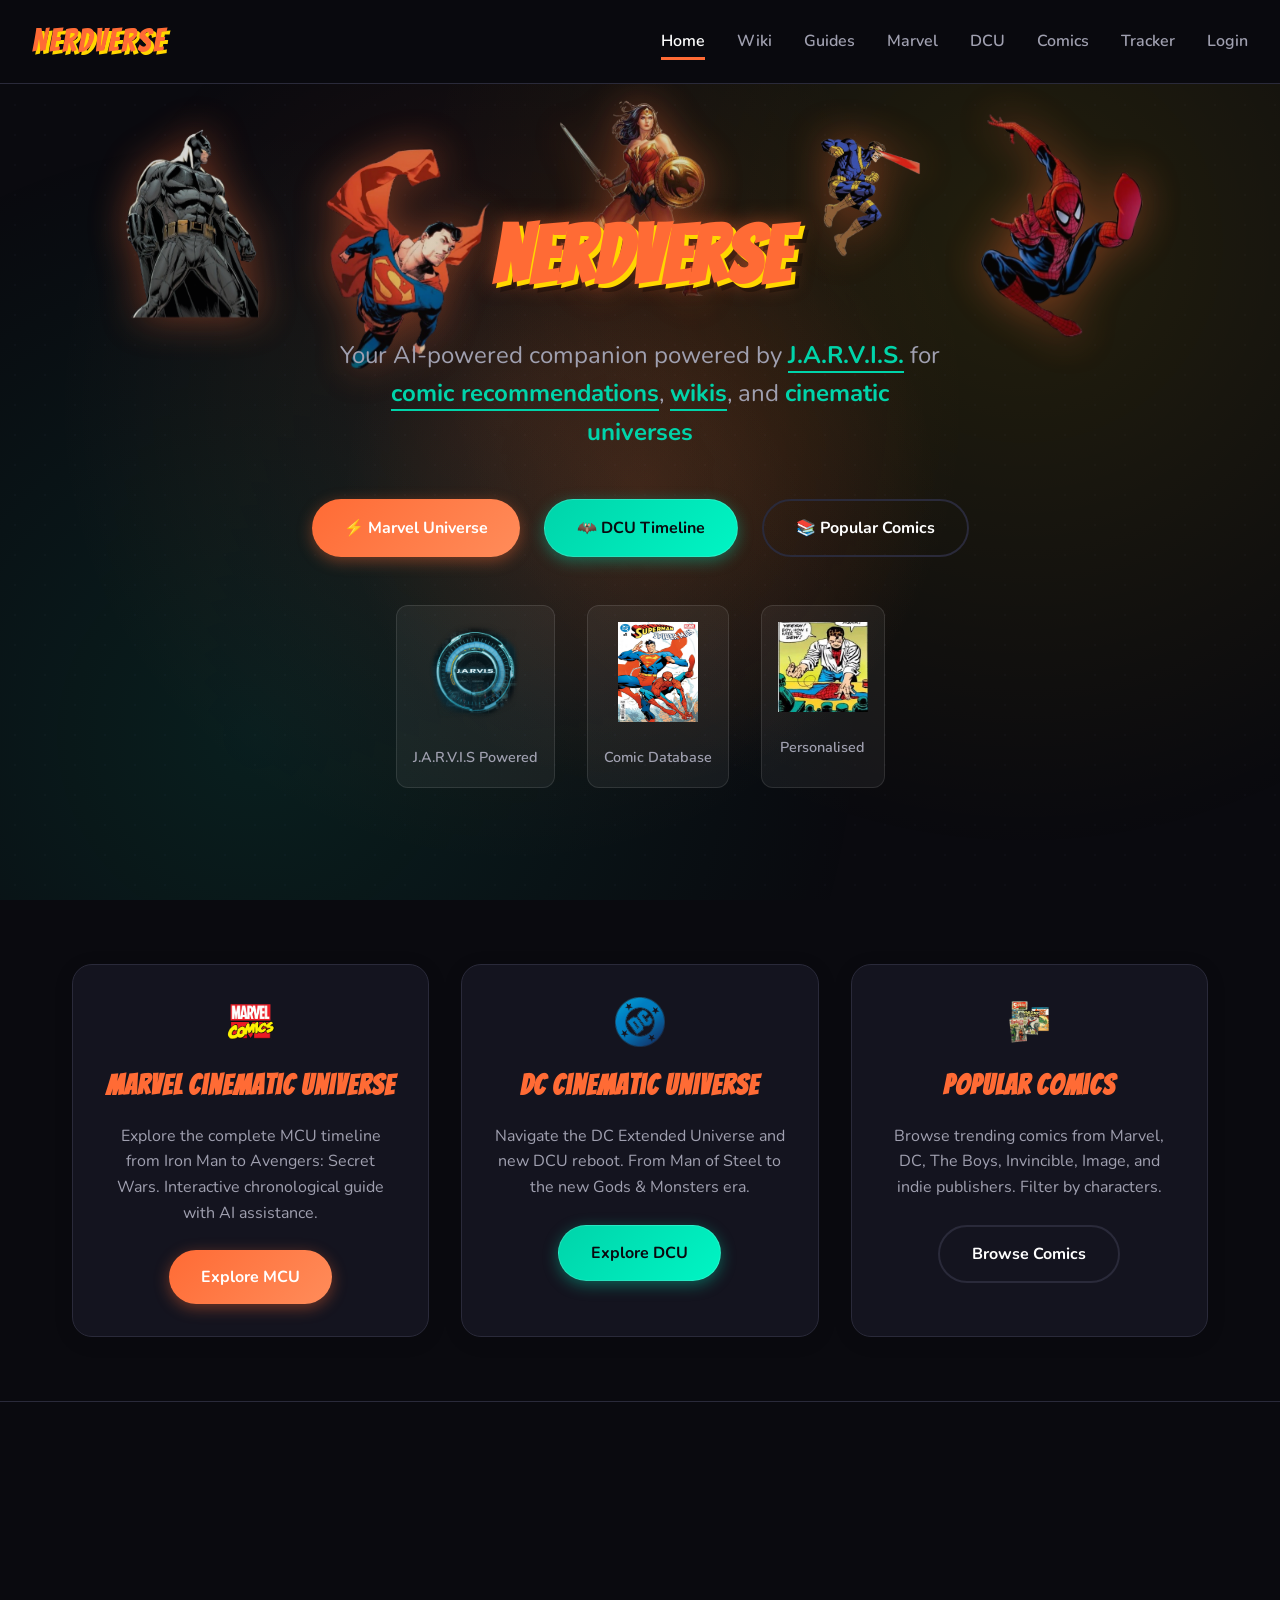
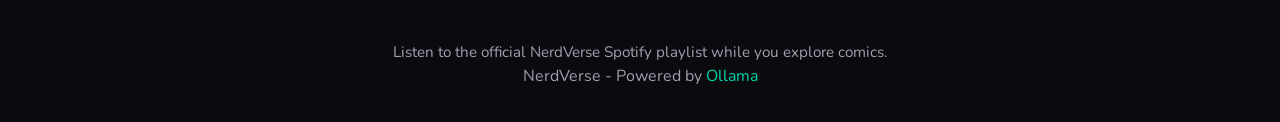
<file: index.html>
<!DOCTYPE html>
<!--
  index.html — NerdVerse Homepage
  ─────────────────────────────────────────────────────────────
  This is the landing page. It contains:
    • The fixed navigation bar (shared across all pages)
    • A full-viewport hero section with floating character images
    • Three assistant-card tiles linking to Marvel, DCU, and Comics
  No AI chat on this page — it's purely navigational.
-->
<html lang="en">
<head>
    <meta charset="UTF-8">
    <meta name="viewport" content="width=device-width, initial-scale=1.0">
    <title>NerdVerse - AI Comic Assistant</title>
    <!-- Preconnect speeds up Google Fonts by opening the TCP connection early -->
    <link rel="preconnect" href="https://fonts.googleapis.com">
    <link rel="preconnect" href="https://fonts.gstatic.com" crossorigin>
    <!-- Bangers = comic-book display font for headings; Nunito = body text -->
    <link href="https://fonts.googleapis.com/css2?family=Bangers&family=Nunito:wght@400;600;700&family=JetBrains+Mono:wght@400;500&display=swap" rel="stylesheet">
    <link rel="stylesheet" href="css/styles.css">
</head>
<body>
    <!-- Navigation — fixed top bar shared across every page.
         data-page attributes are read by setActiveNavLink() in main.js
         to highlight the current page link.
         #nav-auth-li starts as a "Login" link; loadClerkAndUpdateNav()
         in main.js replaces it with the user avatar + name when signed in. -->
    <nav>
        <div class="logo" onclick="navigateTo('index')">NerdVerse</div>
        <ul class="nav-links" id="nav-links">
            <li><a href="index.html" class="active" data-page="home">Home</a></li>
            <li><a href="wiki.html" data-page="wiki">Wiki</a></li>
            <li><a href="guides.html" data-page="guides">Guides</a></li>
            <li><a href="marvel.html" data-page="marvel">Marvel</a></li>
            <li><a href="dcu.html" data-page="dcu">DCU</a></li>
            <li><a href="comics.html" data-page="comics">Comics</a></li>
            <li><a href="tracking.html" data-page="tracking">Tracker</a></li>
            <!-- Auth item: shows Login by default; JS swaps to avatar + Sign Out when authenticated -->
            <li id="nav-auth-li"><a href="login.html" class="nav-login-link" data-page="login">Login</a></li>
        </ul>
        <!-- Hamburger button — only visible on mobile; toggleMobileMenu() shows/hides nav-links -->
        <div class="mobile-menu" onclick="toggleMobileMenu()">
            <span></span>
            <span></span>
            <span></span>
        </div>
    </nav>

    <!-- Main Content -->
    <main>
        <!-- Hero Section — full-viewport splash with animated background glows
             and five floating character images that drift independently -->
        <section class="hero">
            <!-- Floating character images — each has its own CSS animation class
                 (floating-img-1 through 5) so they move at different speeds -->
            <div class="floating-images">
                <img src="images/batman.png" alt="Batman" class="floating-img floating-img-1">
                <img src="images/spiderman.png" alt="Spider-Man" class="floating-img floating-img-2">
                <img src="images/superman.png" alt="Superman" class="floating-img floating-img-3">
                <img src="images/cyclops.png" alt="Cyclops" class="floating-img floating-img-4">
                <img src="images/wonder.png" alt="Wonder Woman" class="floating-img floating-img-5">
            </div>
            <h1>NerdVerse</h1>
            <p class="tagline">Your AI-powered companion powered by <span>J.A.R.V.I.S.</span> for <span>comic recommendations</span>, <span>wikis</span>, and <span>cinematic universes</span></p>
            <!-- Primary CTAs — navigateTo() is defined in main.js and changes window.location -->
            <div class="hero-buttons">
                <button class="btn btn-primary" onclick="navigateTo('marvel')">⚡ Marvel Universe</button>
                <button class="btn btn-secondary" onclick="navigateTo('dcu')">🦇 DCU Timeline</button>
                <button class="btn btn-outline" onclick="navigateTo('comics')">📚 Popular Comics</button>
            </div>
            <!-- Stat tiles — purely decorative icons showing key feature highlights -->
            <div class="hero-stats">
                <div class="stat">
                    <span class="stat-number"><img src="icons/jarvis.png" width="100" height="100"></span>
                    <span class="stat-label">J.A.R.V.I.S Powered</span>
                </div>
                <div class="stat">
                    <span class="stat-number"><img src="icons/superspider.jpeg" width="80" height="100"></span>
                    <span class="stat-label">Comic Database</span>
                </div>
                <div class="stat">
                    <span class="stat-number"><img src="icons/suit.png" width="90" height="90"></span>
                    <span class="stat-label">Personalised</span>
                </div>
            </div>
        </section>

        <!-- Assistant Cards — three feature tiles linking to the main sections.
             onclick uses navigateTo() so the same navigation logic as the nav bar applies. -->
        <div class="assistant-grid">
            <div class="assistant-card" onclick="navigateTo('marvel')">
                <div class="assistant-icon"><img src="icons/bigger icons/marvel.png"></div>
                <h3>Marvel Cinematic Universe</h3>
                <p>Explore the complete MCU timeline from Iron Man to Avengers: Secret Wars. Interactive chronological guide with AI assistance.</p>
                <button class="btn btn-primary">Explore MCU</button>
            </div>
            <div class="assistant-card" onclick="navigateTo('dcu')">
                <div class="assistant-icon"><img src="icons/bigger icons/dc.png"></div>
                <h3>DC Cinematic Universe</h3>
                <p>Navigate the DC Extended Universe and new DCU reboot. From Man of Steel to the new Gods & Monsters era.</p>
                <button class="btn btn-secondary">Explore DCU</button>
            </div>
            <div class="assistant-card" onclick="navigateTo('comics')">
                <div class="assistant-icon"><img src="icons/bigger icons/comics.png"></div>
                <h3>Popular Comics</h3>
                <p>Browse trending comics from Marvel, DC, The Boys, Invincible, Image, and indie publishers. Filter by characters.</p>
                <button class="btn btn-outline">Browse Comics</button>
            </div>
        </div>
    </main>

    <!-- Footer -->
    <footer>
        <div class="spotify-footer-widget">
            <iframe loading="lazy" title="NerdVerse Spotify playlist" src="https://open.spotify.com/embed/playlist/2Dbk28yarLzTogeOGSNeaL?utm_source=generator" allow="autoplay; clipboard-write; encrypted-media; fullscreen; picture-in-picture"></iframe>
            <p class="spotify-footer-note">Listen to the official NerdVerse Spotify playlist while you explore comics.</p>
        </div>
        <p>NerdVerse - Powered by <a href="https://ollama.com" target="_blank">Ollama</a></p>
    </footer>

    <!-- main.js handles navigation, Clerk auth, chat, tracker, and all AI calls -->
    <script src="js/main.js"></script>
</body>
</html>
</file>
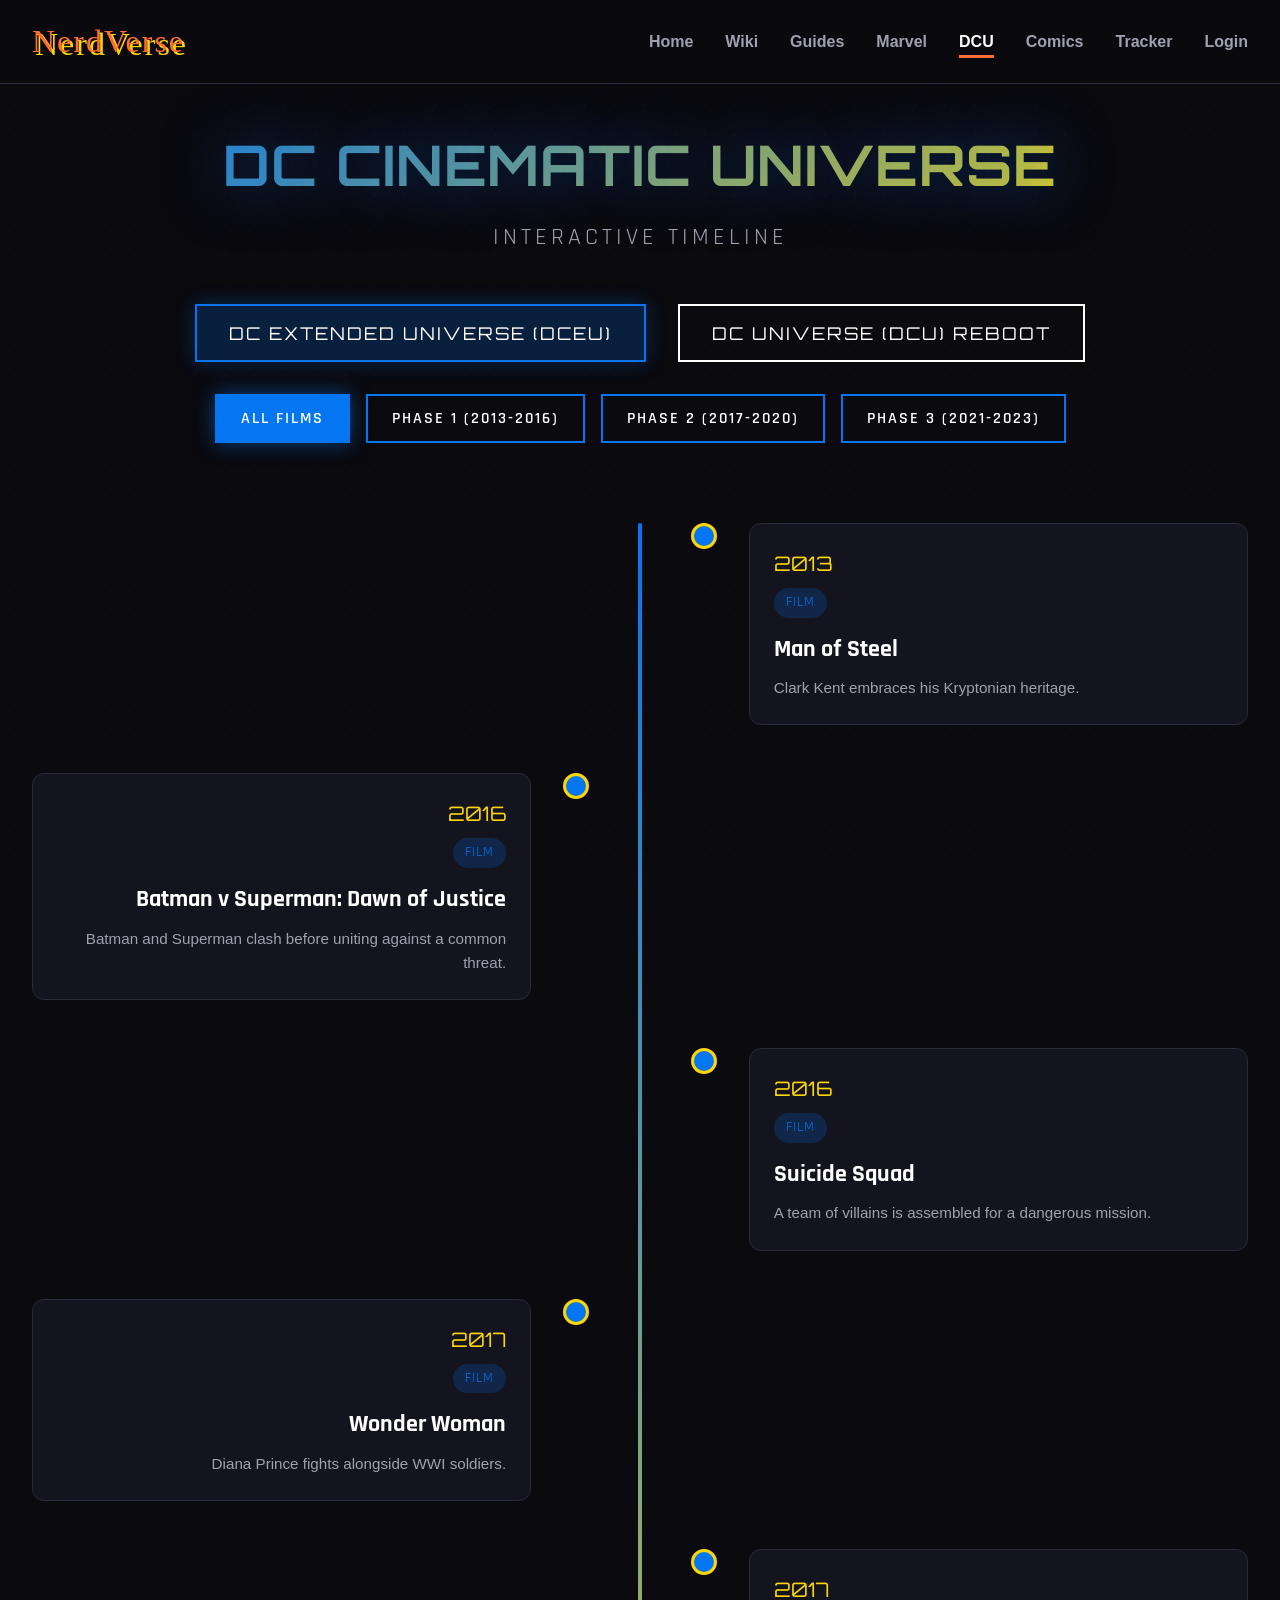
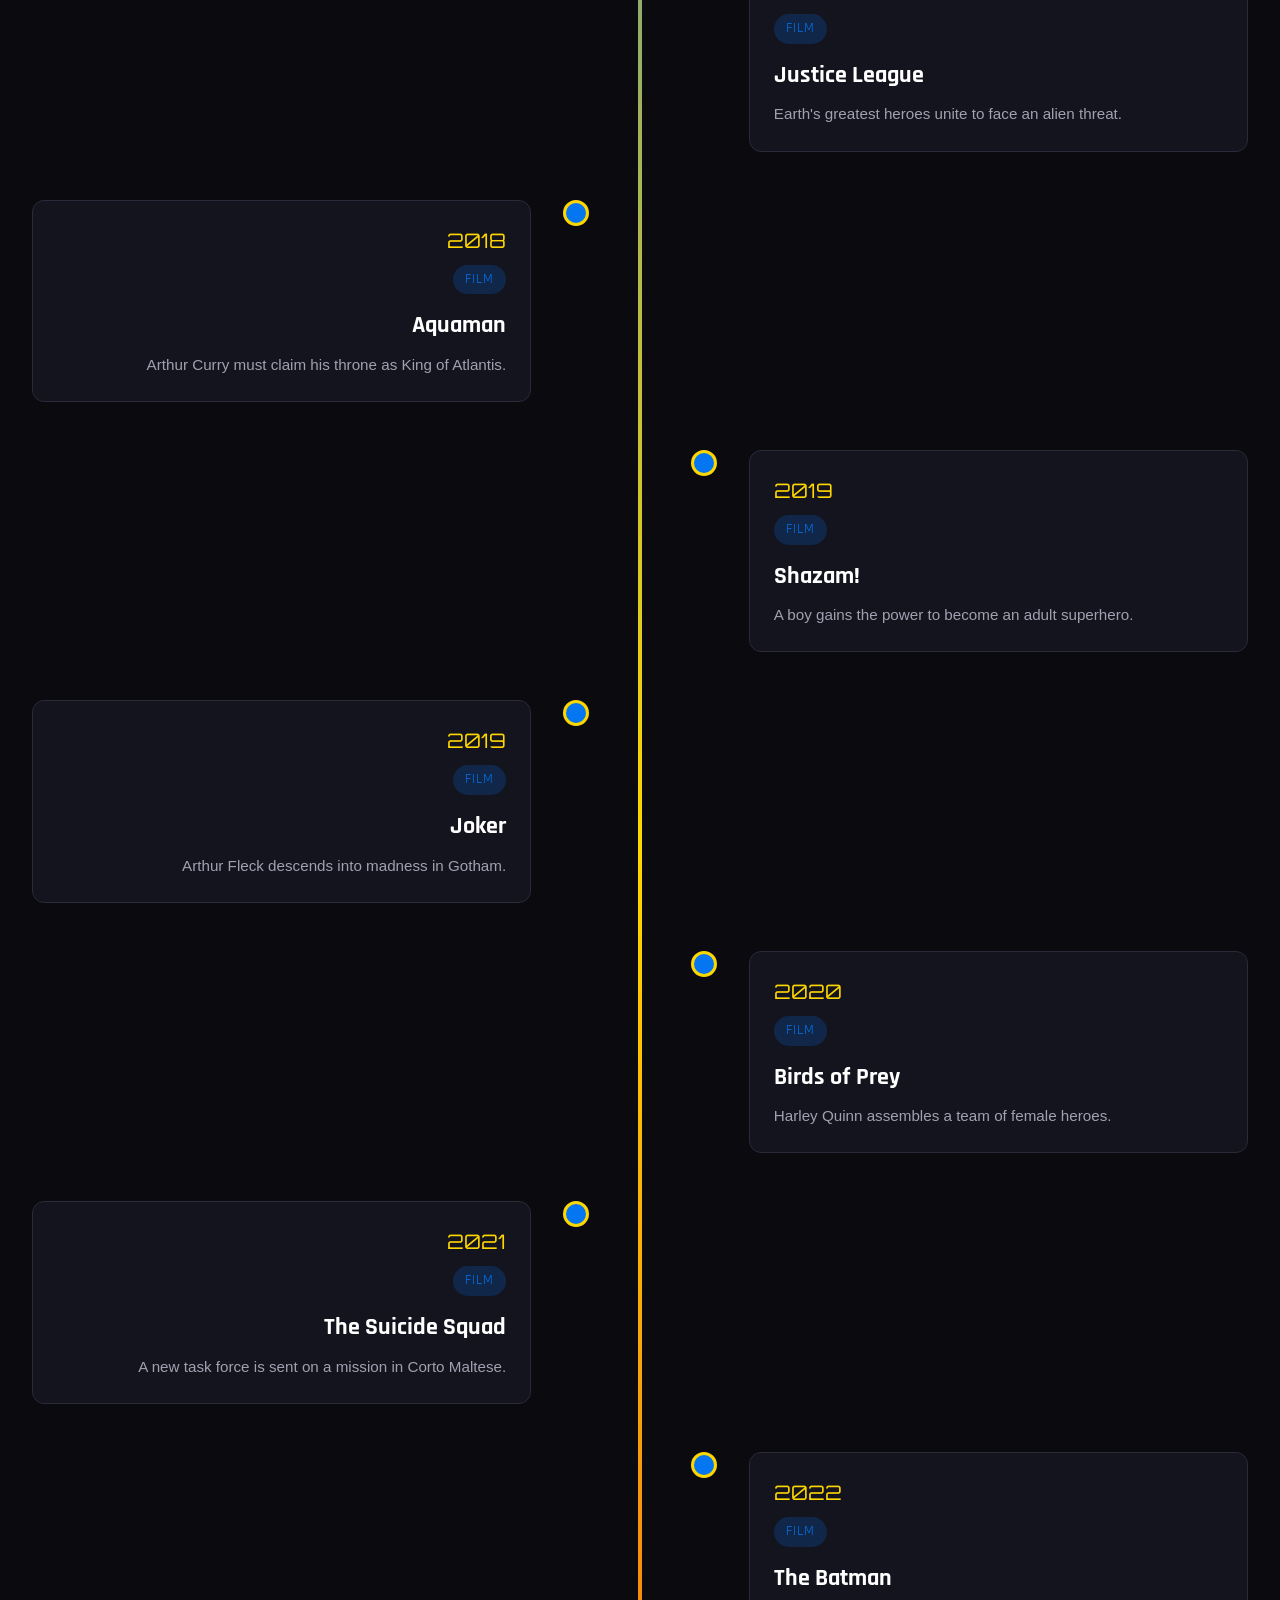
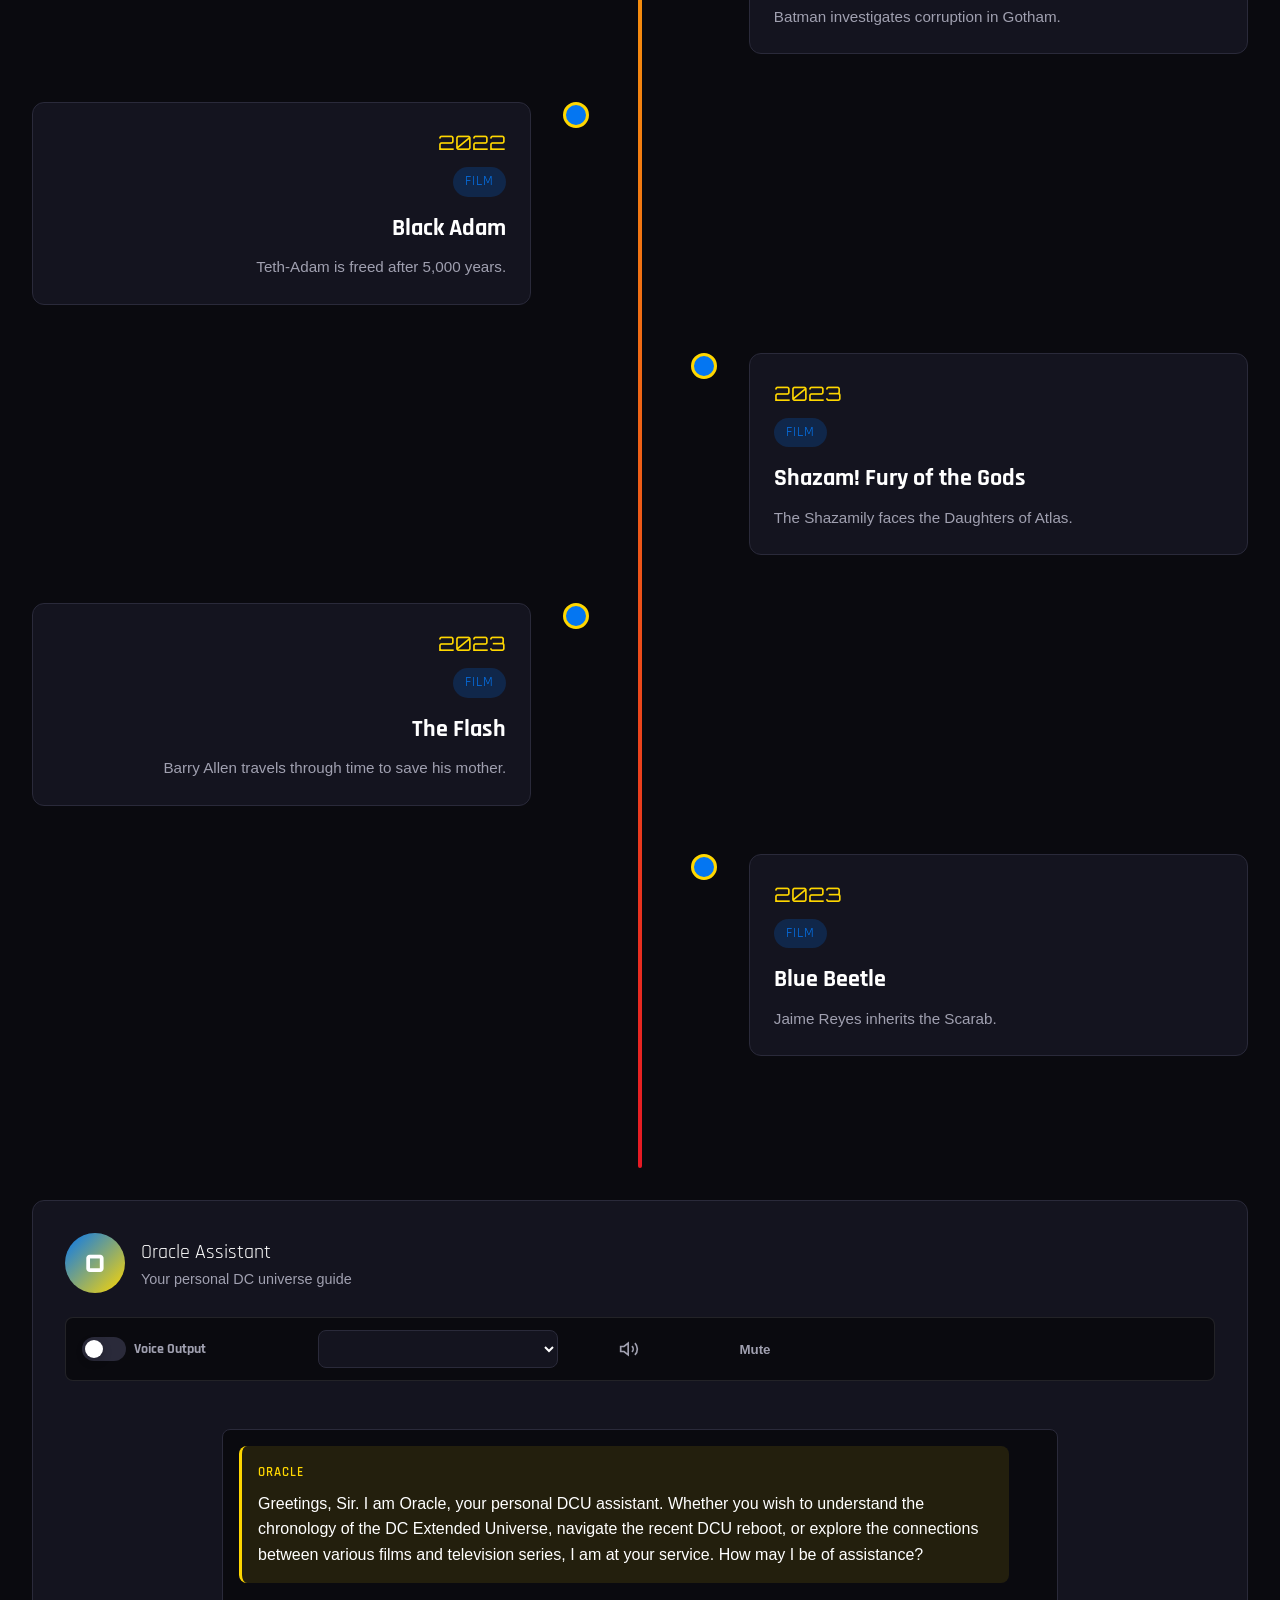
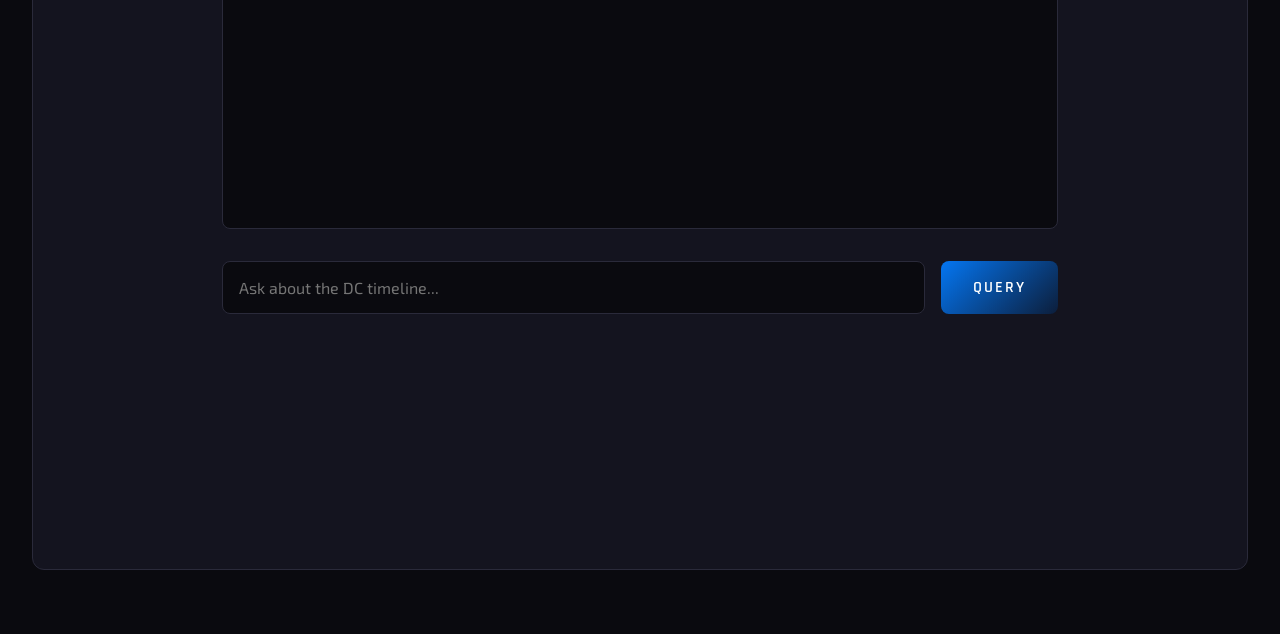
<file: dcu.html>
<!DOCTYPE html>
<!--
  dcu.html — DCU Interactive Timeline + Oracle Chat
  ─────────────────────────────────────────────────────────────
  Mirrors the structure of marvel.html but for the DC Cinematic
  Universe (DCEU + the Gunn-era reboot).
  Has its own inline <style> block using DC brand colours (blue/gold).
  AI chat uses getAIResponse('dcu', ...) which injects DuckDuckGo
  and Comic Vine context so answers reflect current DCU news.
-->
<html lang="en">
<head>
    <meta charset="UTF-8">
    <meta name="viewport" content="width=device-width, initial-scale=1.0">
    <title>DC Cinematic Universe Timeline | NerdVerse</title>
    <link rel="preconnect" href="https://fonts.googleapis.com">
    <link rel="preconnect" href="https://fonts.gstatic.com" crossorigin>
    <link href="https://fonts.googleapis.com/css2?family=Orbitron:wght@400;500;700;900&family=Rajdhani:wght@300;400;500;600;700&family=Exo+2:wght@300;400;500;600&display=swap" rel="stylesheet">
    <link rel="stylesheet" href="css/styles.css">
    <style>
        :root {
            --dcu-blue: #0476f2;
            --dcu-red: #e61924;
            --dcu-gold: #ffd700;
            --dcu-dark: #0c1e3b;
        }

        .timeline-container {
            max-width: 1400px;
            margin: 0 auto;
            padding: 120px 2rem 4rem;
        }

        .timeline-header {
            text-align: center;
            margin-bottom: 3rem;
        }

        .timeline-header h1 {
            font-family: 'Orbitron', sans-serif;
            font-size: 3.5rem;
            background: linear-gradient(135deg, var(--dcu-blue), var(--dcu-gold));
            -webkit-background-clip: text;
            -webkit-text-fill-color: transparent;
            background-clip: text;
            text-shadow: 0 0 60px rgba(4, 118, 242, 0.5);
            margin-bottom: 0.5rem;
        }

        .timeline-header .subtitle {
            font-family: 'Rajdhani', sans-serif;
            font-size: 1.5rem;
            color: var(--text-secondary);
            letter-spacing: 4px;
            text-transform: uppercase;
        }

        /* Era Filter */
        .era-filter {
            display: flex;
            justify-content: center;
            gap: 1rem;
            flex-wrap: wrap;
            margin-bottom: 3rem;
        }

        .era-btn {
            font-family: 'Rajdhani', sans-serif;
            font-size: 1rem;
            font-weight: 600;
            padding: 0.75rem 1.5rem;
            border: 2px solid var(--dcu-blue);
            background: transparent;
            color: var(--text-primary);
            cursor: pointer;
            transition: all 0.3s ease;
            text-transform: uppercase;
            letter-spacing: 2px;
        }

        .era-btn:hover, .era-btn.active {
            background: var(--dcu-blue);
            box-shadow: 0 0 20px rgba(4, 118, 242, 0.5);
        }

        /* Timeline */
        .timeline {
            position: relative;
            padding: 2rem 0;
        }

        .timeline::before {
            content: '';
            position: absolute;
            left: 50%;
            transform: translateX(-50%);
            width: 4px;
            height: 100%;
            background: linear-gradient(to bottom, var(--dcu-blue), var(--dcu-gold), var(--dcu-red));
            border-radius: 2px;
        }

        .timeline-item {
            position: relative;
            width: 45%;
            margin-bottom: 3rem;
            opacity: 0;
            transform: translateY(20px);
            animation: fadeInUp 0.6s ease forwards;
        }

        .timeline-item:nth-child(odd) {
            margin-left: auto;
            padding-left: 3rem;
        }

        .timeline-item:nth-child(even) {
            padding-right: 3rem;
            text-align: right;
        }

        .timeline-item:nth-child(odd)::before,
        .timeline-item:nth-child(even)::before {
            content: '';
            position: absolute;
            width: 20px;
            height: 20px;
            background: var(--dcu-blue);
            border: 3px solid var(--dcu-gold);
            border-radius: 50%;
            top: 0;
        }

        .timeline-item:nth-child(odd)::before {
            left: -10px;
        }

        .timeline-item:nth-child(even)::before {
            right: -10px;
        }

        @keyframes fadeInUp {
            to {
                opacity: 1;
                transform: translateY(0);
            }
        }

        .timeline-card {
            background: var(--surface);
            border: 1px solid var(--border);
            border-radius: 12px;
            padding: 1.5rem;
            cursor: pointer;
            transition: all 0.3s ease;
        }

        .timeline-card:hover {
            transform: scale(1.02);
            border-color: var(--dcu-blue);
            box-shadow: 0 0 30px rgba(4, 118, 242, 0.3);
        }

        .timeline-year {
            font-family: 'Orbitron', sans-serif;
            font-size: 1.25rem;
            color: var(--dcu-gold);
            margin-bottom: 0.5rem;
        }

        .timeline-title {
            font-family: 'Rajdhani', sans-serif;
            font-size: 1.5rem;
            font-weight: 700;
            color: var(--text-primary);
            margin-bottom: 0.5rem;
        }

        .timeline-type {
            display: inline-block;
            font-family: 'Rajdhani', sans-serif;
            font-size: 0.85rem;
            padding: 0.25rem 0.75rem;
            background: rgba(4, 118, 242, 0.2);
            color: var(--dcu-blue);
            border-radius: 20px;
            margin-bottom: 0.75rem;
            text-transform: uppercase;
            letter-spacing: 1px;
        }

        .timeline-description {
            font-size: 0.95rem;
            color: var(--text-secondary);
            line-height: 1.6;
        }

        .timeline-details {
            display: none;
            margin-top: 1rem;
            padding-top: 1rem;
            border-top: 1px solid var(--border);
        }

        .timeline-card.expanded .timeline-details {
            display: block;
        }

        .detail-row {
            display: flex;
            justify-content: space-between;
            margin-bottom: 0.5rem;
            font-size: 0.9rem;
        }

        .detail-label {
            color: var(--text-secondary);
        }

        .detail-value {
            color: var(--text-primary);
            font-weight: 500;
        }

        /* Universe Toggle */
        .universe-toggle {
            display: flex;
            justify-content: center;
            gap: 2rem;
            margin-bottom: 2rem;
        }

        .universe-btn {
            font-family: 'Orbitron', sans-serif;
            font-size: 1.1rem;
            padding: 1rem 2rem;
            border: 2px solid;
            background: transparent;
            color: var(--text-primary);
            cursor: pointer;
            transition: all 0.3s ease;
            text-transform: uppercase;
            letter-spacing: 2px;
        }

        .universe-btn.dcu-active {
            border-color: var(--dcu-blue);
            background: rgba(4, 118, 242, 0.2);
            box-shadow: 0 0 20px rgba(4, 118, 242, 0.3);
        }

        .universe-btn.reboot-active {
            border-color: var(--dcu-red);
            background: rgba(230, 25, 36, 0.2);
            box-shadow: 0 0 20px rgba(230, 25, 36, 0.3);
        }

        /* AI Assistant Section */
        .ai-assistant-section {
            margin-top: 4rem;
            padding: 2rem;
            background: var(--surface);
            border: 1px solid var(--border);
            border-radius: 12px;
        }

        .ai-header {
            display: flex;
            align-items: center;
            gap: 1rem;
            margin-bottom: 1.5rem;
        }

        .ai-avatar {
            width: 60px;
            height: 60px;
            background: linear-gradient(135deg, var(--dcu-blue), var(--dcu-gold));
            border-radius: 50%;
            display: flex;
            align-items: center;
            justify-content: center;
            font-family: 'Orbitron', sans-serif;
            font-size: 1.5rem;
            font-weight: 900;
            color: white;
        }

        .ai-title {
            font-family: 'Rajdhani', sans-serif;
            font-size: 1.25rem;
            color: var(--text-primary);
        }

        .ai-subtitle {
            font-size: 0.9rem;
            color: var(--text-secondary);
        }

        .chat-container {
            display: flex;
            flex-direction: column;
            gap: 1rem;
        }

        .chat-messages {
            min-height: 200px;
            max-height: 400px;
            overflow-y: auto;
            padding: 1rem;
            background: var(--bg);
            border-radius: 8px;
        }

        .chat-message {
            margin-bottom: 1rem;
            padding: 1rem;
            border-radius: 8px;
            animation: messageIn 0.3s ease;
        }

        @keyframes messageIn {
            from {
                opacity: 0;
                transform: translateY(10px);
            }
            to {
                opacity: 1;
                transform: translateY(0);
            }
        }

        .chat-message.user {
            background: rgba(4, 118, 242, 0.1);
            border-left: 3px solid var(--dcu-blue);
            margin-left: 2rem;
        }

        .chat-message.ai {
            background: rgba(255, 215, 0, 0.1);
            border-left: 3px solid var(--dcu-gold);
            margin-right: 2rem;
        }

        .message-label {
            font-family: 'Rajdhani', sans-serif;
            font-size: 0.8rem;
            font-weight: 600;
            text-transform: uppercase;
            letter-spacing: 1px;
            margin-bottom: 0.5rem;
        }

        .chat-message.user .message-label {
            color: var(--dcu-blue);
        }

        .chat-message.ai .message-label {
            color: var(--dcu-gold);
        }

        .chat-input-area {
            display: flex;
            gap: 1rem;
        }

        .chat-input {
            flex: 1;
            padding: 1rem;
            background: var(--bg);
            border: 1px solid var(--border);
            border-radius: 8px;
            color: var(--text-primary);
            font-family: 'Exo 2', sans-serif;
            font-size: 1rem;
        }

        .chat-input:focus {
            outline: none;
            border-color: var(--dcu-blue);
        }

        .chat-send {
            padding: 1rem 2rem;
            background: linear-gradient(135deg, var(--dcu-blue), var(--dcu-dark));
            border: none;
            border-radius: 8px;
            color: white;
            font-family: 'Rajdhani', sans-serif;
            font-size: 1rem;
            font-weight: 600;
            cursor: pointer;
            transition: all 0.3s ease;
            text-transform: uppercase;
            letter-spacing: 2px;
        }

        .chat-send:hover {
            transform: scale(1.05);
            box-shadow: 0 0 20px rgba(4, 118, 242, 0.5);
        }

        /* TTS Controls */
        .tts-controls {
            display: flex;
            align-items: center;
            gap: 1rem;
            margin-bottom: 1rem;
            padding: 0.75rem 1rem;
            background: var(--bg);
            border-radius: 8px;
        }

        .tts-toggle {
            display: flex;
            align-items: center;
            gap: 0.5rem;
            cursor: pointer;
        }

        .tts-toggle input { display: none; }

        .tts-toggle .toggle-switch {
            width: 44px;
            height: 24px;
            background: var(--border);
            border-radius: 12px;
            position: relative;
            transition: background 0.3s ease;
        }

        .tts-toggle .toggle-switch::after {
            content: '';
            position: absolute;
            width: 18px;
            height: 18px;
            background: var(--text-primary);
            border-radius: 50%;
            top: 3px;
            left: 3px;
            transition: transform 0.3s ease;
        }

        .tts-toggle input:checked + .toggle-switch {
            background: var(--dcu-blue);
        }

        .tts-toggle input:checked + .toggle-switch::after {
            transform: translateX(20px);
        }

        .tts-label {
            font-family: 'Rajdhani', sans-serif;
            font-size: 0.9rem;
            color: var(--text-secondary);
        }

        .voice-select {
            padding: 0.5rem 1rem;
            background: var(--surface);
            border: 1px solid var(--border);
            border-radius: 8px;
            color: var(--text-primary);
            font-family: 'Rajdhani', sans-serif;
            font-size: 0.9rem;
            cursor: pointer;
        }

        .voice-select:focus {
            outline: none;
            border-color: var(--dcu-blue);
        }

        .speaker-btn {
            background: transparent;
            border: none;
            color: var(--text-secondary);
            cursor: pointer;
            padding: 0.5rem;
            border-radius: 50%;
            transition: all 0.3s ease;
            display: flex;
            align-items: center;
            justify-content: center;
        }

        .speaker-btn:hover {
            background: rgba(4, 118, 242, 0.2);
            color: var(--dcu-blue);
        }

        .speaker-btn.speaking {
            color: var(--dcu-blue);
            animation: pulse 1s infinite;
        }

        @keyframes pulse {
            0%, 100% { transform: scale(1); }
            50% { transform: scale(1.1); }
        }

        .typing-indicator {
            display: none;
            padding: 1rem;
            color: var(--dcu-gold);
            font-family: 'Rajdhani', sans-serif;
        }

        .typing-indicator.active {
            display: block;
        }

        /* Responsive */
        @media (max-width: 768px) {
            .timeline::before {
                left: 20px;
            }

            .timeline-item {
                width: 100%;
                padding-left: 3rem !important;
                padding-right: 0 !important;
                text-align: left !important;
            }

            .timeline-item::before {
                left: 10px !important;
                right: auto !important;
            }

            .timeline-header h1 {
                font-size: 2rem;
            }

            .universe-toggle {
                flex-direction: column;
                align-items: center;
            }
        }
    </style>
</head>
<body>
    <!-- Navigation -->
    <nav>
        <div class="logo" onclick="navigateTo('index')">NerdVerse</div>
        <ul class="nav-links" id="nav-links">
            <li><a href="index.html" data-page="home">Home</a></li>
            <li><a href="wiki.html" data-page="wiki">Wiki</a></li>
            <li><a href="guides.html" data-page="guides">Guides</a></li>
            <li><a href="marvel.html" data-page="marvel">Marvel</a></li>
            <li><a href="dcu.html" data-page="dcu" class="active">DCU</a></li>
            <li><a href="comics.html" data-page="comics">Comics</a></li>
            <li><a href="tracking.html" data-page="tracking">Tracker</a></li>
            <li id="nav-auth-li"><a href="login.html" class="nav-login-link" data-page="login">Login</a></li>
        </ul>
        <div class="mobile-menu" onclick="toggleMobileMenu()">
            <span></span>
            <span></span>
            <span></span>
        </div>
    </nav>

    <div class="timeline-container">
        <div class="timeline-header">
            <h1>DC CINEMATIC UNIVERSE</h1>
            <p class="subtitle">Interactive Timeline</p>
        </div>

        <!-- Universe Toggle -->
        <div class="universe-toggle">
            <button class="universe-btn dcu-active" id="dcu-era-btn">DC Extended Universe (DCEU)</button>
            <button class="universe-btn" id="reboot-era-btn">DC Universe (DCU) Reboot</button>
        </div>

        <!-- Era Filter -->
        <div class="era-filter" id="dcu-filters">
            <button class="era-btn active" data-era="all">All Films</button>
            <button class="era-btn" data-era="phase1">Phase 1 (2013-2016)</button>
            <button class="era-btn" data-era="phase2">Phase 2 (2017-2020)</button>
            <button class="era-btn" data-era="phase3">Phase 3 (2021-2023)</button>
        </div>

        <div class="era-filter" id="reboot-filters" style="display: none;">
            <button class="era-btn active" data-era="reboot">All Films</button>
            <button class="era-btn" data-era="gods">Gods & Monsters</button>
            <button class="era-btn" data-era="legacy">Legacy</button>
        </div>

        <!-- Timeline -->
        <div class="timeline" id="timeline">
            <!-- Timeline items will be populated by JavaScript -->
        </div>

        <!-- AI Assistant -->
        <div class="ai-assistant-section">
            <div class="ai-header">
                <div class="ai-avatar">O</div>
                <div>
                    <div class="ai-title">Oracle Assistant</div>
                    <div class="ai-subtitle">Your personal DC universe guide</div>
                </div>
            </div>
            
            <!-- TTS Controls -->
            <div class="tts-controls">
                <label class="tts-toggle">
                    <input type="checkbox" id="dcu-tts-enabled">
                    <span class="toggle-switch"></span>
                    <span class="tts-label">Voice Output</span>
                </label>
                <select class="voice-select" id="dcu-voice-select">
                    <option value="">Loading voices...</option>
                </select>
                <button class="speaker-btn" id="dcu-speak-btn" title="Speak last response">
                    <svg width="20" height="20" viewBox="0 0 24 24" fill="none" stroke="currentColor" stroke-width="2">
                        <path d="M11 5L6 9H2v6h4l5 4V5z"/>
                        <path d="M19.07 4.93a10 10 0 0 1 0 14.14M15.54 8.46a5 5 0 0 1 0 7.07"/>
                    </svg>
                </button>
                <button class="speaker-btn mute-btn" id="dcu-mute-btn" title="Mute voice output">Mute</button>
            </div>

            <div class="chat-container">
                <div class="chat-messages" id="dcu-chat-messages">
                    <div class="chat-message ai">
                        <div class="message-label">Oracle</div>
                        <p>Greetings, Sir. I am Oracle, your personal DCU assistant. Whether you wish to understand the chronology of the DC Extended Universe, navigate the recent DCU reboot, or explore the connections between various films and television series, I am at your service. How may I be of assistance?</p>
                    </div>
                </div>
                <div class="typing-indicator" id="dcu-typing">Analyzing query...</div>
                <div class="chat-input-area">
                    <input type="text" class="chat-input" id="dcu-input" placeholder="Ask about the DC timeline...">
                    <button class="chat-send" id="dcu-send">Query</button>
                </div>
            </div>
        </div>
    </div>

    <script src="js/main.js"></script>
    <script>
        // DC Timeline Data - DCEU (Original)
        const dceuTimeline = [
            { phase: 1, year: 2013, title: "Man of Steel", type: "Film", order: 1, description: "Clark Kent embraces his Kryptonian heritage.", details: { director: "Zack Snyder", runtime: "143 min", universe: "DCEU" }},
            { phase: 1, year: 2016, title: "Batman v Superman: Dawn of Justice", type: "Film", order: 2, description: "Batman and Superman clash before uniting against a common threat.", details: { director: "Zack Snyder", runtime: "151 min", universe: "DCEU" }},
            { phase: 1, year: 2016, title: "Suicide Squad", type: "Film", order: 3, description: "A team of villains is assembled for a dangerous mission.", details: { director: "David Ayer", runtime: "123 min", universe: "DCEU" }},
            { phase: 2, year: 2017, title: "Wonder Woman", type: "Film", order: 4, description: "Diana Prince fights alongside WWI soldiers.", details: { director: "Patty Jenkins", runtime: "141 min", universe: "DCEU" }},
            { phase: 2, year: 2017, title: "Justice League", type: "Film", order: 5, description: "Earth's greatest heroes unite to face an alien threat.", details: { director: "Zack Snyder", runtime: "120 min", universe: "DCEU" }},
            { phase: 2, year: 2018, title: "Aquaman", type: "Film", order: 6, description: "Arthur Curry must claim his throne as King of Atlantis.", details: { director: "James Wan", runtime: "143 min", universe: "DCEU" }},
            { phase: 2, year: 2019, title: "Shazam!", type: "Film", order: 7, description: "A boy gains the power to become an adult superhero.", details: { director: "David F. Sandberg", runtime: "132 min", universe: "DCEU" }},
            { phase: 3, year: 2019, title: "Joker", type: "Film", order: 8, description: "Arthur Fleck descends into madness in Gotham.", details: { director: "Todd Phillips", runtime: "122 min", universe: "DC Black" }},
            { phase: 3, year: 2020, title: "Birds of Prey", type: "Film", order: 9, description: "Harley Quinn assembles a team of female heroes.", details: { director: "Cathy Yan", runtime: "109 min", universe: "DCEU" }},
            { phase: 3, year: 2021, title: "The Suicide Squad", type: "Film", order: 10, description: "A new task force is sent on a mission in Corto Maltese.", details: { director: "James Gunn", runtime: "132 min", universe: "DCEU" }},
            { phase: 3, year: 2022, title: "The Batman", type: "Film", order: 11, description: "Batman investigates corruption in Gotham.", details: { director: "Matt Reeves", runtime: "176 min", universe: "The Batman" }},
            { phase: 3, year: 2022, title: "Black Adam", type: "Film", order: 12, description: "Teth-Adam is freed after 5,000 years.", details: { director: "Jaume Collet-Serra", runtime: "125 min", universe: "DCEU" }},
            { phase: 3, year: 2023, title: "Shazam! Fury of the Gods", type: "Film", order: 13, description: "The Shazamily faces the Daughters of Atlas.", details: { director: "David F. Sandberg", runtime: "130 min", universe: "DCEU" }},
            { phase: 3, year: 2023, title: "The Flash", type: "Film", order: 14, description: "Barry Allen travels through time to save his mother.", details: { director: "Andy Muschietti", runtime: "144 min", universe: "DCEU" }},
            { phase: 3, year: 2023, title: "Blue Beetle", type: "Film", order: 15, description: "Jaime Reyes inherits the Scarab.", details: { director: "Angel Manuel Soto", runtime: "127 min", universe: "DCEU" }}
        ];

        // DCU Reboot Timeline
        const dcuRebootTimeline = [
            { phase: 'gods', year: 2025, title: "Superman", type: "Film", order: 1, description: "Clark Kent begins his journey as Superman.", details: { director: "James Gunn", runtime: "TBD", universe: "DCU" }},
            { phase: 'gods', year: 2025, title: "Supergirl: Woman of Tomorrow", type: "Film", order: 2, description: "Kara Zor-El's story in the new universe.", details: { director: "Milton Steiner", runtime: "TBD", universe: "DCU" }},
            { phase: 'gods', year: 2026, title: "Batman: The Brave and the Bold", type: "Film", order: 3, description: "Batman takes on a new villain.", details: { director: "Andy Muschietti", runtime: "TBD", universe: "DCU" }},
            { phase: 'gods', year: 2026, title: "Wonder Woman", type: "Film", order: 4, description: "Diana's new adventure in the DCU.", details: { director: "TBD", runtime: "TBD", universe: "DCU" }},
            { phase: 'legacy', year: 2027, title: "Justice League", type: "Film", order: 5, description: "The team assembles in the new universe.", details: { director: "TBD", runtime: "TBD", universe: "DCU" }},
            { phase: 'legacy', year: 2027, title: "The Authority", type: "Film", order: 6, description: "A new superhero team emerges.", details: { director: "TBD", runtime: "TBD", universe: "DCU" }}
        ];

        let currentUniverse = 'dceu';

        // Populate timeline
        function populateTimeline(era = 'all') {
            const timeline = document.getElementById('timeline');
            timeline.innerHTML = '';

            const data = currentUniverse === 'dceu' ? dceuTimeline : dcuRebootTimeline;
            const filtered = era === 'all' || era === 'reboot'
                ? data 
                : data.filter(item => item.phase === era);

            filtered.forEach((item, index) => {
                const timelineItem = document.createElement('div');
                timelineItem.className = 'timeline-item';
                timelineItem.style.animationDelay = `${index * 0.1}s`;

                let detailsHtml = '';
                for (const [key, value] of Object.entries(item.details)) {
                    detailsHtml += `<div class="detail-row"><span class="detail-label">${key.charAt(0).toUpperCase() + key.slice(1)}:</span><span class="detail-value">${value}</span></div>`;
                }

                timelineItem.innerHTML = `
                    <div class="timeline-card" onclick="toggleCard(this)">
                        <div class="timeline-year">${item.year}</div>
                        <div class="timeline-type">${item.type}</div>
                        <div class="timeline-title">${item.title}</div>
                        <div class="timeline-description">${item.description}</div>
                        <div class="timeline-details">${detailsHtml}</div>
                    </div>
                `;

                timeline.appendChild(timelineItem);
            });
        }

        // Toggle card expansion
        function toggleCard(card) {
            card.classList.toggle('expanded');
        }

        // Universe toggle
        document.getElementById('dcu-era-btn').addEventListener('click', () => {
            currentUniverse = 'dceu';
            document.getElementById('dcu-era-btn').classList.add('dcu-active');
            document.getElementById('reboot-era-btn').classList.remove('reboot-active');
            document.getElementById('dcu-filters').style.display = 'flex';
            document.getElementById('reboot-filters').style.display = 'none';
            populateTimeline();
        });

        document.getElementById('reboot-era-btn').addEventListener('click', () => {
            currentUniverse = 'dcu';
            document.getElementById('dcu-era-btn').classList.remove('dcu-active');
            document.getElementById('reboot-era-btn').classList.add('reboot-active');
            document.getElementById('dcu-filters').style.display = 'none';
            document.getElementById('reboot-filters').style.display = 'flex';
            populateTimeline('reboot');
        });

        // Era filter for DCEU
        document.querySelectorAll('#dcu-filters .era-btn').forEach(btn => {
            btn.addEventListener('click', () => {
                document.querySelectorAll('#dcu-filters .era-btn').forEach(b => b.classList.remove('active'));
                btn.classList.add('active');
                populateTimeline(btn.dataset.era);
            });
        });

        // Era filter for Reboot
        document.querySelectorAll('#reboot-filters .era-btn').forEach(btn => {
            btn.addEventListener('click', () => {
                document.querySelectorAll('#reboot-filters .era-btn').forEach(b => b.classList.remove('active'));
                btn.classList.add('active');
                populateTimeline(btn.dataset.era);
            });
        });

        // Initialise
        populateTimeline();

        // Chat functionality
        const dcuInput = document.getElementById('dcu-input');
        const dcuSend = document.getElementById('dcu-send');
        const dcuMessages = document.getElementById('dcu-chat-messages');
        const dcuTyping = document.getElementById('dcu-typing');

        async function sendDcuMessage() {
            const message = dcuInput.value.trim();
            if (!message) return;

            // Add user message
            const userMsg = document.createElement('div');
            userMsg.className = 'chat-message user';
            userMsg.innerHTML = `<div class="message-label">You</div><p>${message}</p>`;
            dcuMessages.appendChild(userMsg);

            dcuInput.value = '';
            dcuTyping.classList.add('active');
            dcuMessages.scrollTop = dcuMessages.scrollHeight;

            try {
                const response = await getAIResponse('dcu', message);
                dcuTyping.classList.remove('active');

                const aiMsg = document.createElement('div');
                aiMsg.className = 'chat-message ai';
                aiMsg.innerHTML = `<div class="message-label">Oracle</div><p>${response}</p>`;
                dcuMessages.appendChild(aiMsg);

                dcuMessages.scrollTop = dcuMessages.scrollHeight;
            } catch (error) {
                dcuTyping.classList.remove('active');
                console.error('Chat error:', error);
            }
        }

        dcuSend.addEventListener('click', sendDcuMessage);
        dcuInput.addEventListener('keypress', (e) => {
            if (e.key === 'Enter') sendDcuMessage();
        });

        // TTS Functionality
        const dcuTtsEnabled = document.getElementById('dcu-tts-enabled');
        const dcuVoiceSelect = document.getElementById('dcu-voice-select');
        const dcuSpeakBtn = document.getElementById('dcu-speak-btn');
        const dcuMuteBtn = document.getElementById('dcu-mute-btn');
        let dcuVoices = [];
        let lastDcuResponse = '';
        let dcuTtsMuted = false;

        function loadDcuVoices() {
            const voices = speechSynthesis.getVoices();
            dcuVoices = voices;
            dcuVoiceSelect.innerHTML = voices.map((voice, i) => 
                `<option value="${i}">${voice.name} (${voice.lang})</option>`
            ).join('');
            const preferredVoice = voices.find(v => 
                v.name.includes('British') || v.name.includes('Daniel') || v.name.includes('Google UK English')
            );
            if (preferredVoice) {
                dcuVoiceSelect.value = voices.indexOf(preferredVoice);
            }
        }

        if (speechSynthesis.onvoiceschanged !== undefined) {
            speechSynthesis.onvoiceschanged = loadDcuVoices;
        }

        function speakDcuResponse() {
            if (!lastDcuResponse || !dcuTtsEnabled.checked || dcuTtsMuted) return;
            speechSynthesis.cancel();
            const utterance = new SpeechSynthesisUtterance(lastDcuResponse);
            const selectedVoice = dcuVoices[dcuVoiceSelect.value];
            if (selectedVoice) utterance.voice = selectedVoice;
            utterance.rate = 0.9;
            utterance.pitch = 0.9;
            utterance.volume = 1.0;
            dcuSpeakBtn.classList.add('speaking');
            utterance.onend = () => dcuSpeakBtn.classList.remove('speaking');
            utterance.onerror = () => dcuSpeakBtn.classList.remove('speaking');
            speechSynthesis.speak(utterance);
        }

        function toggleDcuMute() {
            dcuTtsMuted = !dcuTtsMuted;
            dcuMuteBtn.classList.toggle('muted', dcuTtsMuted);
            dcuMuteBtn.title = dcuTtsMuted ? 'Unmute voice output' : 'Mute voice output';
            if (dcuTtsMuted) {
                speechSynthesis.cancel();
            }
        }

        dcuSpeakBtn.addEventListener('click', speakDcuResponse);
        dcuMuteBtn.addEventListener('click', toggleDcuMute);
        dcuTtsEnabled.addEventListener('change', () => {
            if (!dcuTtsEnabled.checked) {
                speechSynthesis.cancel();
            }
        });

        loadDcuVoices();

        const originalSendDcuMessage = sendDcuMessage;
        sendDcuMessage = async function() {
            await originalSendDcuMessage();
            if (dcuTtsEnabled.checked) {
                const messages = dcuMessages.querySelectorAll('.chat-message.ai');
                if (messages.length > 0) {
                    lastDcuResponse = messages[messages.length - 1].querySelector('p').textContent;
                    setTimeout(speakDcuResponse, 500);
                }
            }
        };
    </script>
</body>
</html>
</file>
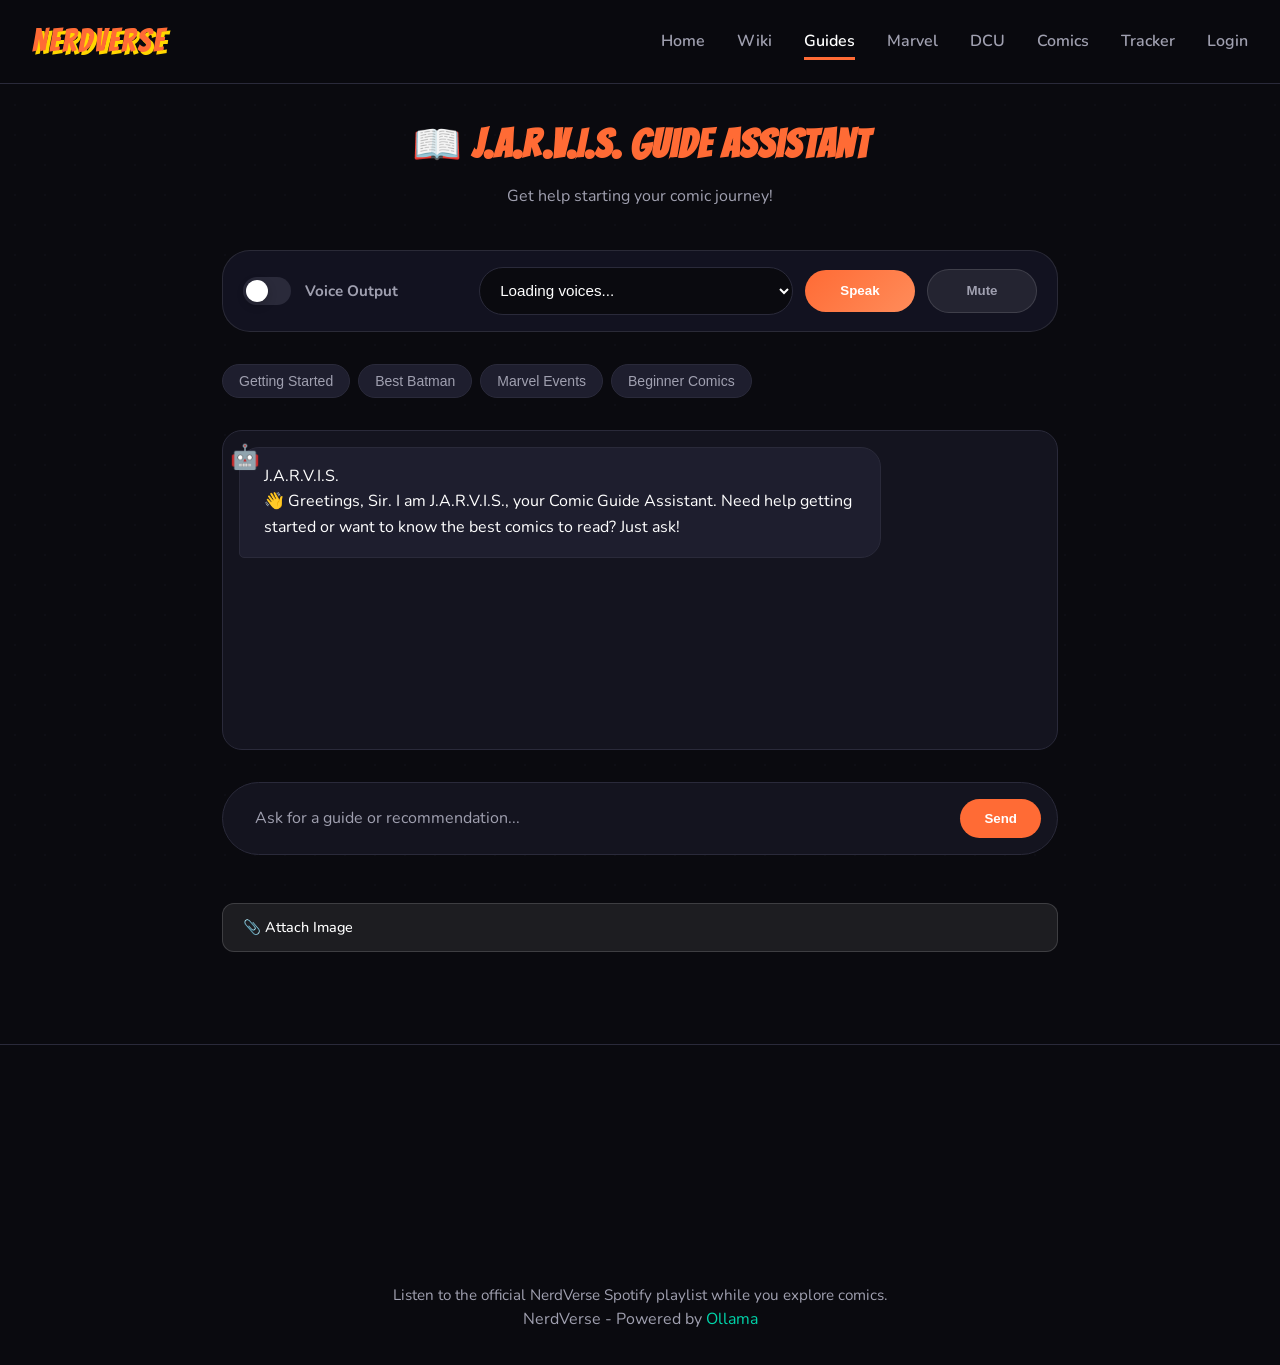
<file: guides.html>
<!DOCTYPE html>
<!--
  guides.html — J.A.R.V.I.S. Guide Assistant
  ─────────────────────────────────────────────────────────────
  AI chat page focused on helping new and existing readers find
  the right comics, reading orders, and beginner entry points.
  Page identifier "guides" gives it a different Ollama system
  prompt (SYSTEM_PROMPTS['guides'] in main.js) compared to wiki.
  Also injects DuckDuckGo + Comic Vine context for live data.
-->
<html lang="en">
<head>
    <meta charset="UTF-8">
    <meta name="viewport" content="width=device-width, initial-scale=1.0">
    <title>Guides - NerdVerse</title>
    <link rel="preconnect" href="https://fonts.googleapis.com">
    <link rel="preconnect" href="https://fonts.gstatic.com" crossorigin>
    <link href="https://fonts.googleapis.com/css2?family=Bangers&family=Nunito:wght@400;600;700&family=JetBrains+Mono:wght@400;500&display=swap" rel="stylesheet">
    <link rel="stylesheet" href="css/styles.css">
</head>
<body>
    <!-- Navigation -->
    <nav>
        <div class="logo" onclick="navigateTo('index')">NerdVerse</div>
        <ul class="nav-links" id="nav-links">
            <li><a href="index.html" data-page="home">Home</a></li>
            <li><a href="wiki.html" data-page="wiki">Wiki</a></li>
            <li><a href="guides.html" class="active" data-page="guides">Guides</a></li>
            <li><a href="marvel.html" data-page="marvel">Marvel</a></li>
            <li><a href="dcu.html" data-page="dcu">DCU</a></li>
            <li><a href="comics.html" data-page="comics">Comics</a></li>
            <li><a href="tracking.html" data-page="tracking">Tracker</a></li>
            <li id="nav-auth-li"><a href="login.html" class="nav-login-link" data-page="login">Login</a></li>
        </ul>
        <div class="mobile-menu" onclick="toggleMobileMenu()">
            <span></span>
            <span></span>
            <span></span>
        </div>
    </nav>

    <!-- Main Content -->
    <main>
        <div class="chat-container">
            <div class="chat-header">
                <h2>📖 J.A.R.V.I.S. Guide Assistant</h2>
                <p>Get help starting your comic journey!</p>
            </div>

            <!-- TTS Controls -->
            <div class="tts-controls">
                <label class="tts-toggle">
                    <input type="checkbox" id="guides-tts-enabled">
                    <span class="toggle-switch"></span>
                    <span class="tts-label">Voice Output</span>
                </label>
                <select class="voice-select" id="guides-voice-select">
                    <option value="">Loading voices...</option>
                </select>
                <button class="speaker-btn" id="guides-speak-btn" title="Speak last response">Speak</button>
                <button class="speaker-btn mute-btn" id="guides-mute-btn" title="Mute voice output">Mute</button>
            </div>
            
            <!-- Quick Prompts -->
            <div class="quick-prompts">
                <button class="quick-prompt" onclick="setQuickPrompt('guides', 'How do I start reading comics?')">Getting Started</button>
                <button class="quick-prompt" onclick="setQuickPrompt('guides', 'What are the best Batman comics?')">Best Batman</button>
                <button class="quick-prompt" onclick="setQuickPrompt('guides', 'What order should I read Marvel events?')">Marvel Events</button>
                <button class="quick-prompt" onclick="setQuickPrompt('guides', 'Best comics for beginners?')">Beginner Comics</button>
            </div>
            
            <!-- Chat Messages -->
            <div class="chat-messages" id="guides-messages">
                <div class="message ai">
                    <div class="message-label">J.A.R.V.I.S.</div>
                    <p>👋 Greetings, Sir. I am J.A.R.V.I.S., your Comic Guide Assistant. Need help getting started or want to know the best comics to read? Just ask!</p>
                </div>
            </div>
            
            <!-- Chat Input -->
            <div class="chat-input">
                <input type="text" id="guides-input" placeholder="Ask for a guide or recommendation...">
                <button id="guides-send">Send</button>
            </div>
            <div class="chat-upload-row">
                <label for="guides-image-upload">
                    📎 Attach Image
                    <input id="guides-image-upload" type="file" accept="image/*">
                </label>
                <div id="guides-image-preview" class="image-preview"></div>
            </div>
        </div>
    </main>

    <!-- Footer -->
    <footer>
        <div class="spotify-footer-widget">
            <iframe loading="lazy" title="NerdVerse Spotify playlist" src="https://open.spotify.com/embed/playlist/2Dbk28yarLzTogeOGSNeaL?utm_source=generator" allow="autoplay; clipboard-write; encrypted-media; fullscreen; picture-in-picture"></iframe>
            <p class="spotify-footer-note">Listen to the official NerdVerse Spotify playlist while you explore comics.</p>
        </div>
        <p>NerdVerse - Powered by <a href="https://ollama.com" target="_blank">Ollama</a></p>
    </footer>

    <script src="js/main.js"></script>
</body>
</html>
</file>
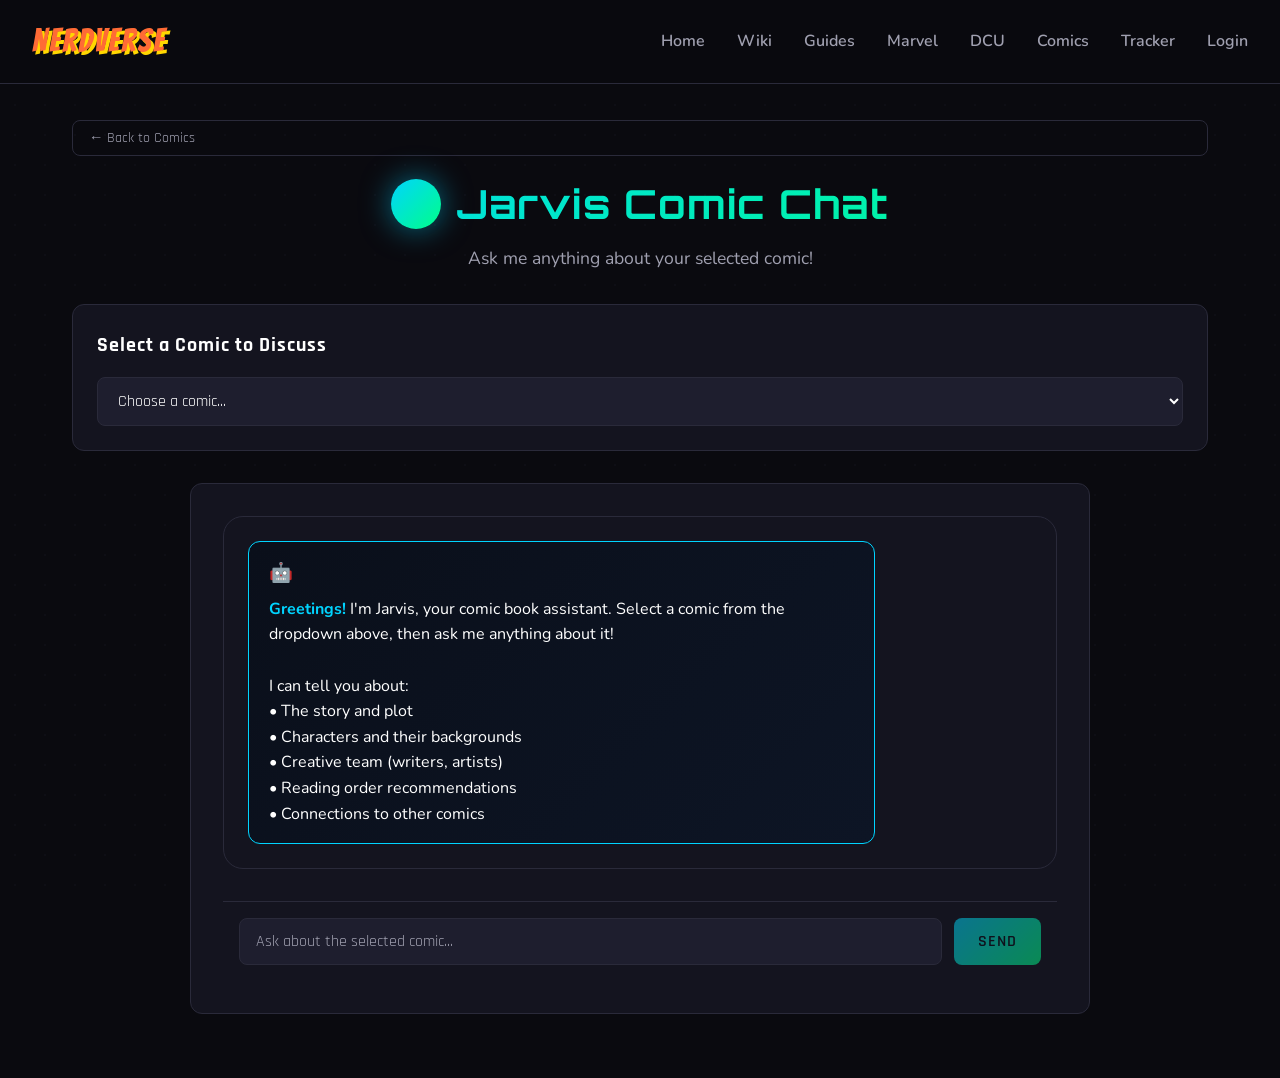
<file: jarvis_comic.html>
<!DOCTYPE html>
<html lang="en">
<head>
    <meta charset="UTF-8">
    <meta name="viewport" content="width=device-width, initial-scale=1.0">
    <title>Jarvis Comic Chat | NerdVerse</title>
    <link rel="preconnect" href="https://fonts.googleapis.com">
    <link rel="preconnect" href="https://fonts.gstatic.com" crossorigin>
    <link href="https://fonts.googleapis.com/css2?family=Bangers&family=Nunito:wght@400;600;700&family=JetBrains+Mono:wght@400;500&family=Orbitron:wght@400;500;700&family=Rajdhani:wght@400;500;600;700&display=swap" rel="stylesheet">
    <link rel="stylesheet" href="css/styles.css">
    <style>
        :root {
            --jarvis-blue: #00d4ff;
            --jarvis-glow: rgba(0, 212, 255, 0.5);
            --jarvis-bg: #0a0f1a;
            --marvel-red: #ec1d24;
            --dc-blue: #0476f2;
            --boys-red: #ff3e3e;
            --invincible-blue: #00a8ff;
            --image-purple: #00c787;
        }

        .jarvis-container {
            max-width: 1200px;
            margin: 0 auto;
            padding: 120px 2rem 4rem;
            min-height: 100vh;
            display: flex;
            flex-direction: column;
        }

        .page-header {
            text-align: center;
            margin-bottom: 2rem;
        }

        .page-header h1 {
            font-family: 'Orbitron', sans-serif;
            font-size: 2.5rem;
            background: linear-gradient(135deg, var(--jarvis-blue), #00ff88);
            -webkit-background-clip: text;
            -webkit-text-fill-color: transparent;
            background-clip: text;
            margin-bottom: 0.5rem;
            display: flex;
            align-items: center;
            justify-content: center;
            gap: 1rem;
        }

        .jarvis-icon {
            width: 50px;
            height: 50px;
            background: linear-gradient(135deg, var(--jarvis-blue), #00ff88);
            border-radius: 50%;
            display: flex;
            align-items: center;
            justify-content: center;
            box-shadow: 0 0 30px var(--jarvis-glow);
            animation: pulse 2s infinite;
        }

        @keyframes pulse {
            0%, 100% { box-shadow: 0 0 20px var(--jarvis-glow); }
            50% { box-shadow: 0 0 40px var(--jarvis-glow), 0 0 60px var(--jarvis-glow); }
        }

        .page-header p {
            color: var(--text-secondary);
            font-size: 1.1rem;
        }

        .comic-selector {
            background: var(--surface);
            border: 1px solid var(--border);
            border-radius: 12px;
            padding: 1.5rem;
            margin-bottom: 2rem;
        }

        .comic-selector h3 {
            font-family: 'Rajdhani', sans-serif;
            font-size: 1.25rem;
            margin-bottom: 1rem;
            color: var(--text-primary);
        }

        .comic-select-wrapper {
            display: flex;
            gap: 1rem;
            flex-wrap: wrap;
        }

        .comic-select {
            flex: 1;
            min-width: 250px;
            padding: 0.75rem 1rem;
            font-family: 'Rajdhani', sans-serif;
            font-size: 1rem;
            background: var(--surface-elevated);
            border: 1px solid var(--border);
            border-radius: 8px;
            color: var(--text-primary);
            cursor: pointer;
            transition: all 0.3s ease;
        }

        .comic-select:hover, .comic-select:focus {
            border-color: var(--jarvis-blue);
            outline: none;
            box-shadow: 0 0 15px rgba(0, 212, 255, 0.2);
        }

        .chat-container {
            flex: 1;
            display: flex;
            flex-direction: column;
            background: var(--surface);
            border: 1px solid var(--border);
            border-radius: 12px;
            overflow: hidden;
            min-height: 500px;
        }

        .chat-messages {
            flex: 1;
            padding: 1.5rem;
            overflow-y: auto;
            display: flex;
            flex-direction: column;
            gap: 1rem;
        }

        .message {
            max-width: 80%;
            padding: 1rem 1.25rem;
            border-radius: 12px;
            animation: fadeIn 0.3s ease;
        }

        @keyframes fadeIn {
            from { opacity: 0; transform: translateY(10px); }
            to { opacity: 1; transform: translateY(0); }
        }

        .message.user {
            align-self: flex-end;
            background: linear-gradient(135deg, var(--primary), #ff6b35);
            color: white;
        }

        .message.jarvis {
            align-self: flex-start;
            background: linear-gradient(135deg, var(--jarvis-bg), #0d1525);
            border: 1px solid var(--jarvis-blue);
            color: var(--text-primary);
        }

        .message.jarvis::before {
            content: '🤖';
            display: block;
            margin-bottom: 0.5rem;
            font-size: 1.2rem;
        }

        .message-content {
            line-height: 1.6;
        }

        .message-content strong {
            color: var(--jarvis-blue);
        }

        .typing-indicator {
            display: flex;
            gap: 0.5rem;
            padding: 1rem;
        }

        .typing-indicator span {
            width: 10px;
            height: 10px;
            background: var(--jarvis-blue);
            border-radius: 50%;
            animation: bounce 1.4s infinite ease-in-out;
        }

        .typing-indicator span:nth-child(1) { animation-delay: 0s; }
        .typing-indicator span:nth-child(2) { animation-delay: 0.2s; }
        .typing-indicator span:nth-child(3) { animation-delay: 0.4s; }

        @keyframes bounce {
            0%, 80%, 100% { transform: scale(0.6); opacity: 0.5; }
            40% { transform: scale(1); opacity: 1; }
        }

        .chat-input-container {
            padding: 1rem;
            border-top: 1px solid var(--border);
            display: flex;
            gap: 0.75rem;
        }

        .chat-input {
            flex: 1;
            padding: 0.75rem 1rem;
            font-family: 'Rajdhani', sans-serif;
            font-size: 1rem;
            background: var(--surface-elevated);
            border: 1px solid var(--border);
            border-radius: 8px;
            color: var(--text-primary);
            transition: all 0.3s ease;
        }

        .chat-input:focus {
            outline: none;
            border-color: var(--jarvis-blue);
            box-shadow: 0 0 15px rgba(0, 212, 255, 0.2);
        }

        .chat-input::placeholder {
            color: var(--text-secondary);
        }

        .send-btn {
            padding: 0.75rem 1.5rem;
            font-family: 'Rajdhani', sans-serif;
            font-size: 1rem;
            font-weight: 600;
            background: linear-gradient(135deg, var(--jarvis-blue), #00ff88);
            border: none;
            border-radius: 8px;
            color: var(--jarvis-bg);
            cursor: pointer;
            transition: all 0.3s ease;
            text-transform: uppercase;
            letter-spacing: 1px;
        }

        .send-btn:hover {
            transform: translateY(-2px);
            box-shadow: 0 5px 20px var(--jarvis-glow);
        }

        .send-btn:disabled {
            opacity: 0.5;
            cursor: not-allowed;
            transform: none;
        }

        .comic-info-card {
            background: linear-gradient(135deg, var(--jarvis-bg), #0d1525);
            border: 1px solid var(--jarvis-blue);
            border-radius: 12px;
            padding: 1.5rem;
            margin-bottom: 1rem;
        }

        .comic-info-card h4 {
            font-family: 'Orbitron', sans-serif;
            color: var(--jarvis-blue);
            margin-bottom: 0.75rem;
            font-size: 1.1rem;
        }

        .comic-info-card p {
            color: var(--text-secondary);
            font-size: 0.9rem;
            line-height: 1.5;
        }

        .comic-info-card .meta {
            display: flex;
            gap: 1rem;
            margin-top: 0.75rem;
            flex-wrap: wrap;
        }

        .comic-info-card .meta span {
            font-size: 0.85rem;
            color: var(--text-secondary);
        }

        .comic-info-card .meta strong {
            color: var(--text-primary);
        }

        .back-btn {
            display: inline-flex;
            align-items: center;
            gap: 0.5rem;
            padding: 0.5rem 1rem;
            font-family: 'Rajdhani', sans-serif;
            font-size: 0.9rem;
            background: transparent;
            border: 1px solid var(--border);
            border-radius: 8px;
            color: var(--text-secondary);
            cursor: pointer;
            transition: all 0.3s ease;
            margin-bottom: 1rem;
        }

        .back-btn:hover {
            border-color: var(--jarvis-blue);
            color: var(--jarvis-blue);
        }

        /* Responsive */
        @media (max-width: 768px) {
            .page-header h1 {
                font-size: 1.75rem;
            }

            .jarvis-container {
                padding: 100px 1rem 2rem;
            }

            .message {
                max-width: 90%;
            }
        }
    </style>
</head>
<body>
    <!-- Navigation -->
    <nav>
        <div class="logo" onclick="navigateTo('index')">NerdVerse</div>
        <ul class="nav-links" id="nav-links">
            <li><a href="index.html" data-page="home">Home</a></li>
            <li><a href="wiki.html" data-page="wiki">Wiki</a></li>
            <li><a href="guides.html" data-page="guides">Guides</a></li>
            <li><a href="marvel.html" data-page="marvel">Marvel</a></li>
            <li><a href="dcu.html" data-page="dcu">DCU</a></li>
            <li><a href="comics.html" data-page="comics">Comics</a></li>
            <li><a href="tracking.html" data-page="tracking">Tracker</a></li>
            <li id="nav-auth-li"><a href="login.html" class="nav-login-link" data-page="login">Login</a></li>
        </ul>
        <div class="mobile-menu" onclick="toggleMobileMenu()">
            <span></span>
            <span></span>
            <span></span>
        </div>
    </nav>

    <div class="jarvis-container">
        <button class="back-btn" onclick="navigateTo('comics')">
            ← Back to Comics
        </button>

        <div class="page-header">
            <h1>
                <span class="jarvis-icon">J</span>
                Jarvis Comic Chat
            </h1>
            <p>Ask me anything about your selected comic!</p>
        </div>

        <!-- Comic Selector -->
        <div class="comic-selector">
            <h3>Select a Comic to Discuss</h3>
            <div class="comic-select-wrapper">
                <select class="comic-select" id="comic-select">
                    <option value="">Choose a comic...</option>
                </select>
            </div>
        </div>

        <!-- Chat Container -->
        <div class="chat-container">
            <div class="chat-messages" id="chat-messages">
                <div class="message jarvis">
                    <div class="message-content">
                        <strong>Greetings!</strong> I'm Jarvis, your comic book assistant. 
                        Select a comic from the dropdown above, then ask me anything about it!
                        <br><br>
                        I can tell you about:
                        <br>• The story and plot
                        <br>• Characters and their backgrounds
                        <br>• Creative team (writers, artists)
                        <br>• Reading order recommendations
                        <br>• Connections to other comics
                    </div>
                </div>
            </div>
            <div class="chat-input-container">
                <input type="text" class="chat-input" id="chat-input" placeholder="Ask about the selected comic..." disabled>
                <button class="send-btn" id="send-btn" disabled>Send</button>
            </div>
        </div>
    </div>

    <script src="js/main.js"></script>
    <script>
        // Comic Database (same as comics.html)
        const comicsDatabase = [
            // MARVEL
            { franchise: "marvel", title: "Amazing Spider-Man", issue: "#1-50", year: "2022-2023", characters: ["Spider-Man", "Mary Jane", "Green Goblin", "Vulture"], description: "Peter Parker faces new challenges as Spider-Man while dealing with his personal life.", writer: "Zeb Wells", artist: "John Romiola Jr." },
            { franchise: "marvel", title: "X-Men Red", issue: "#1-18", year: "2022-2023", characters: ["Storm", "Magneto", "Apocalypse", "Wolverine"], description: "Storm assembles a new team of X-Men to protect Krakoa from emerging threats.", writer: "Al Ewing", artist: "Stefano Caselli" },
            { franchise: "marvel", title: "Immortal Thor", issue: "#1-18", year: "2023-2024", characters: ["Thor", "Jane Foster", "Mjolnir"], description: "Thor faces cosmic threats as the Immortal God of Thunder.", writer: "Al Ewing", artist: "Dustin Weaver" },
            { franchise: "marvel", title: "Captain America", issue: "#1-50", year: "2023-2024", characters: ["Captain America", "Bucky", "Red Guardian"], description: "Sam Wilson takes on the shield in this new era of Captain America.", writer: "Jed MacKay", artist: "Carlos Zema" },
            { franchise: "marvel", title: "Venom", issue: "#1-25", year: "2023-2024", characters: ["Venom", "Eddie Brock", "Knull"], description: "Eddie Brock returns as Venom facing the god of the symbiotes.", writer: "Al Ewing", artist: "Ryan Stegemann" },
            { franchise: "marvel", title: "Wolverine", issue: "#1-35", year: "2020-2022", characters: ["Wolverine", "Captain America", "Omega Red"], description: "Logan navigates his past and present in this action-packed series.", writer: "Benjamin Percy", artist: "Josh Cassari" },
            { franchise: "marvel", title: "Avengers", issue: "#1-20", year: "2023-2024", characters: ["Thor", "Captain America", "Iron Man", "Vision"], description: "Earth's Mightiest Heroes face unprecedented threats.", writer: "Jed MacKay", artist: "C.F. Villa" },
            { franchise: "marvel", title: "Miles Morales: Spider-Man", issue: "#1-30", year: "2022-2024", characters: ["Miles Morales", "Ganke", "Tombstone"], description: "Miles balances being Spider-Man with his life as a teenager.", writer: "Cody Ziglar", artist: "Paco Colab" },
            // DC
            { franchise: "dc", title: "Batman", issue: "#1-150", year: "2021-2024", characters: ["Batman", "Joker", "Catwoman", "Scarecrow"], description: "Gotham's Dark Knight faces his greatest challenges yet.", writer: "Chip Zdarsky", artist: "Jorge Jimenez" },
            { franchise: "dc", title: "Superman", issue: "#1-50", year: "2021-2023", characters: ["Superman", "Lois Lane", "Lex Luthor", "Jon Kent"], description: "Clark Kent faces new threats while protecting Earth.", writer: "Phillip Kennedy Johnson", artist: "Jamal Campbell" },
            { franchise: "dc", title: "Wonder Woman", issue: "#1-50", year: "2022-2024", characters: ["Wonder Woman", "Steve Trevor", "Cheeta"], description: "Diana fights to protect Themyscira and the mortal world.", writer: "Tom King", artist: "Daniel Sampere" },
            { franchise: "dc", title: "The Flash", issue: "#1-50", year: "2022-2024", characters: ["Flash", "Kid Flash", "Reverse Flash", "Gorilla Grodd"], description: "Barry Allen races against time to save Central City.", writer: "Joshua Williamson", artist: "Gustavo Duarte" },
            { franchise: "dc", title: "Green Lantern", issue: "#1-30", year: "2023-2024", characters: ["Hal Jordan", "John Stewart", "Sinestro", "Kilowog"], description: "The Green Lantern Corps faces new cosmic threats.", writer: "Jeremy Adams", artist: "Xermanico" },
            { franchise: "dc", title: "Nightwing", issue: "#1-50", year: "2022-2024", characters: ["Nightwing", "Batgirl", "Blockbuster"], description: "Dick Grayson finds a new purpose in Blüdhaven.", writer: "Tom Taylor", artist: "Bruno Redondo" },
            { franchise: "dc", title: "Harley Quinn", issue: "#1-35", year: "2021-2023", characters: ["Harley Quinn", "Poison Ivy", "Joker"], description: "Harley navigates her new life in Coney Island.", writer: "Stephanie Phillips", artist: "Riley Rossmo" },
            { franchise: "dc", title: "Shazam!", issue: "#1-15", year: "2023-2024", characters: ["Shazam", "Mary Marvel", "Dr. Sivana"], description: "Billy Batson embraces his role as Earth's mightiest mortal.", writer: "Mark Waid", artist: "Dan Mora" },
            // THE BOYS
            { franchise: "theboys", title: "The Boys", issue: "#1-72", year: "2019-2024", characters: ["Homelander", "Butcher", "Hughie", "Starlight", "A-Train"], description: "A group of vigilantes take down corrupt superheroes.", writer: "Garth Ennis", artist: "Darick Robertson" },
            { franchise: "theboys", title: "Herogasm", issue: "#1-6", year: "2022", characters: ["Homelander", "Soldier Boy", "Queen Maeve"], description: "The Supes go to a hedonistic retreat with shocking results.", writer: "Garth Ennis", artist: "Tony K. Vilanova" },
            { franchise: "theboys", title: "Dawn of the 7", issue: "#1-4", year: "2023", characters: ["The Seven", "Butcher", "Starlight"], description: "The Boys plan their biggest operation yet.", writer: "Garth Ennis", artist: "Darick Robertson" },
            { franchise: "theboys", title: "Dear Becky", issue: "#1-7", year: "2024", characters: ["Butcher", "Becca", "Ryan"], description: "A backstory exploring Butcher's relationship with his wife.", writer: "Garth Ennis", artist: "Jason Shawn Alexander" },
            // INVINCIBLE
            { franchise: "invincible", title: "Invincible", issue: "#1-144", year: "2002-2013", characters: ["Mark Grayson", "Omni-Man", "Atom Eve", "Rudy"], description: "Young hero Mark Grayson learns the truth about his father.", writer: "Robert Kirkman", artist: "Cory Walker" },
            { franchise: "invincible", title: "Invincible Universe", issue: "#1-12", year: "2023-2024", characters: ["Atom Eve", "Rudy", "Dupli-Kate"], description: "New heroes emerge in the Invincible universe.", writer: "Robert Kirkman", artist: "Ariela" },
            { franchise: "invincible", title: "Tech Jacket", issue: "#1-12", year: "2014-2015", characters: ["Jack", "Zed", "Tech Jacket"], description: "A teen with a high-tech suit fights alien threats.", writer: "Robert Kirkman", artist: "Jason Walton" },
            // IMAGE
            { franchise: "image", title: "Saga", issue: "#1-66", year: "2012-2023", characters: ["Alana", "Marko", "Hazel", "Prince Robot"], description: "A couple from warring species try to raise their family.", writer: "Brian K. Vaughan", artist: "Fiona Staples" },
            { franchise: "image", title: "Witching Hour", issue: "#1-3", year: "2023", characters: ["Witches", "Lords of Hell"], description: "Three witches judge the souls of the powerful.", writer: "Brian K. Vaughan", artist: "Al Ewing" },
            { franchise: "image", title: "Spawn", issue: "#1-360+", year: "1992-Present", characters: ["Spawn", "Al Simmons", "Violator", "Cog"], description: "A dead man makes a deal with the devil for revenge.", writer: "Todd McFarlane", artist: "Todd McFarlane" },
            { franchise: "image", title: "The Walking Dead", issue: "#1-193", year: "2003-2019", characters: ["Rick Grimes", "Michonne", "Negan", "Carl"], description: "Survivors navigate a zombie apocalypse.", writer: "Robert Kirkman", artist: "Charlie Adlard" },
            { franchise: "image", title: "Paper Girls", issue: "#1-30", year: "2015-2019", characters: ["Caitlin", "KJ", "Mac", "Tara"], description: "Four girls get caught in a time-travel adventure.", writer: "Brian K. Vaughan", artist: "Clara Chiang" },
            { franchise: "image", title: "Descender", issue: "#1-32", year: "2015-2018", characters: ["Tim-21", "Dr. Quinzel", "Mother"], description: "A robot boy searches for his purpose.", writer: "Jeff Lemire", artist: "Dustin Nguyen" },
            // INDIE
            { franchise: "indie", title: "Hellboy", issue: "#1-50", year: "2019-2023", characters: ["Hellboy", "Abe Sapien", "Liz Sherman"], description: "The world's greatest paranormal investigator returns.", writer: "Mike Mignola", artist: "Scott Duich" },
            { franchise: "indie", title: "The Goon", issue: "#1-40", year: "2020-2023", characters: ["The Goon", "Franky", "Pandy"], description: "A street-fighting man battles supernatural threats.", writer: "Eric Powell", artist: "Eric Powell" },
            { franchise: "indie", title: "Chew", issue: "#1-60", year: "2009-2016", characters: ["Tony Chu", "Ciby", "Mason"], description: "A detective who can taste crimes solves cases.", writer: "John Layman", artist: "Rob Guillory" },
            { franchise: "indie", title: "Locke & Key", issue: "#1-18", year: "2017-2021", characters: ["Kinsey", "Rory", "Tyler"], description: "A family discovers magical keys in their home.", writer: "Joe Hill", artist: "Gabriel Rodriguez" },
            { franchise: "indie", title: "Y: The Last Man", issue: "#1-66", year: "2018-2023", characters: ["Yorick", "355", "Amber"], description: "One man and his monkey survive a plague.", writer: "Brian K. Vaughan", artist: "Pia Guerra" },
            { franchise: "indie", title: "Fables", issue: "#1-150", year: "2002-2015", characters: ["Bigby", "Snow White", "Fabletown"], description: "Fairy tale characters live in modern New York.", writer: "Bill Willingham", artist: "Mark Buckingham" }
        ];

        let selectedComic = null;
        let chatHistory = [];

        // Initialize
        function init() {
            populateComicSelect();
            setupEventListeners();
            
            // Check for pre-selected comic from URL
            const urlParams = new URLSearchParams(window.location.search);
            const comicTitle = urlParams.get('comic');
            if (comicTitle) {
                const select = document.getElementById('comic-select');
                select.value = comicTitle;
                onComicSelected();
            }
        }

        function populateComicSelect() {
            const select = document.getElementById('comic-select');
            const franchises = {
                marvel: 'Marvel',
                dc: 'DC',
                theboys: 'The Boys',
                invincible: 'Invincible',
                image: 'Image',
                indie: 'Indie'
            };
            
            // Group by franchise
            const grouped = {};
            comicsDatabase.forEach(comic => {
                const franchise = franchises[comic.franchise] || 'Other';
                if (!grouped[franchise]) grouped[franchise] = [];
                grouped[franchise].push(comic);
            });

            // Create optgroups
            Object.keys(grouped).forEach(franchise => {
                const optgroup = document.createElement('optgroup');
                optgroup.label = franchise;
                grouped[franchise].forEach(comic => {
                    const option = document.createElement('option');
                    option.value = comic.title;
                    option.textContent = `${comic.title} (${comic.issue})`;
                    optgroup.appendChild(option);
                });
                select.appendChild(optgroup);
            });
        }

        function setupEventListeners() {
            const select = document.getElementById('comic-select');
            const input = document.getElementById('chat-input');
            const sendBtn = document.getElementById('send-btn');

            select.addEventListener('change', onComicSelected);
            
            sendBtn.addEventListener('click', sendMessage);
            input.addEventListener('keypress', (e) => {
                if (e.key === 'Enter') sendMessage();
            });
        }

        function onComicSelected() {
            const select = document.getElementById('comic-select');
            const input = document.getElementById('chat-input');
            const sendBtn = document.getElementById('send-btn');
            
            selectedComic = comicsDatabase.find(c => c.title === select.value);
            
            if (selectedComic) {
                input.disabled = false;
                sendBtn.disabled = false;
                input.focus();
                
                // Show comic info in chat
                addComicInfoMessage();
            } else {
                input.disabled = true;
                sendBtn.disabled = true;
            }
        }

        function addComicInfoMessage() {
            const messages = document.getElementById('chat-messages');
            const franchiseColors = {
                marvel: '#ec1d24',
                dc: '#0476f2',
                theboys: '#ff3e3e',
                invincible: '#00a8ff',
                image: '#00c787',
                indie: '#ffd700'
            };
            const color = franchiseColors[selectedComic.franchise] || '#00d4ff';
            
            const infoHtml = `
                <div class="comic-info-card" style="border-color: ${color}">
                    <h4 style="color: ${color}">${selectedComic.title}</h4>
                    <p>${selectedComic.description}</p>
                    <div class="meta">
                        <span><strong>Issue:</strong> ${selectedComic.issue}</span>
                        <span><strong>Year:</strong> ${selectedComic.year}</span>
                        <span><strong>Writer:</strong> ${selectedComic.writer}</span>
                        <span><strong>Artist:</strong> ${selectedComic.artist}</span>
                    </div>
                    <div class="meta">
                        <span><strong>Characters:</strong> ${selectedComic.characters.join(', ')}</span>
                    </div>
                </div>
            `;
            
            const messageDiv = document.createElement('div');
            messageDiv.className = 'message jarvis';
            messageDiv.innerHTML = `<div class="message-content">${infoHtml}</div>`;
            messages.appendChild(messageDiv);
            messages.scrollTop = messages.scrollHeight;
        }

        function addMessage(content, isUser = false, isBotResponse = false) {
            const messages = document.getElementById('chat-messages');
            const messageDiv = document.createElement('div');
            messageDiv.className = `message ${isUser ? 'user' : 'jarvis'}`;
            if (isBotResponse) {
                messageDiv.innerHTML = `<div class="message-content">${formatResponseText(content)}</div>`;
            } else {
                messageDiv.innerHTML = `<div class="message-content">${content}</div>`;
            }
            messages.appendChild(messageDiv);
            messages.scrollTop = messages.scrollHeight;
        }

        function showTypingIndicator() {
            const messages = document.getElementById('chat-messages');
            const indicator = document.createElement('div');
            indicator.className = 'message jarvis';
            indicator.id = 'typing-indicator';
            indicator.innerHTML = `
                <div class="typing-indicator">
                    <span></span>
                    <span></span>
                    <span></span>
                </div>
            `;
            messages.appendChild(indicator);
            messages.scrollTop = messages.scrollHeight;
        }

        function hideTypingIndicator() {
            const indicator = document.getElementById('typing-indicator');
            if (indicator) indicator.remove();
        }

        function formatResponseText(text) {
            if (!text) return '';
            const escaped = text
                .replace(/&/g, '&amp;')
                .replace(/</g, '&lt;')
                .replace(/>/g, '&gt;')
                .replace(/"/g, '&quot;')
                .replace(/'/g, '&#39;');
            const paragraphs = escaped.split(/\n{2,}/g).map(p => p.trim()).filter(Boolean);
            return paragraphs.map(paragraph => `<p>${paragraph.replace(/\n/g, '<br>')}</p>`).join('');
        }

        async function sendMessage() {
            const input = document.getElementById('chat-input');
            const message = input.value.trim();
            
            if (!message || !selectedComic) return;
            
            // Add user message
            addMessage(message, true);
            input.value = '';
            
            // Show typing indicator
            showTypingIndicator();
            
            try {
                // Call the API to get Jarvis response
                const response = await fetch('/api/jarvis-comic', {
                    method: 'POST',
                    headers: { 'Content-Type': 'application/json' },
                    body: JSON.stringify({
                        comic: selectedComic,
                        message: message,
                        history: chatHistory
                    })
                });
                
                hideTypingIndicator();
                
                if (response.ok) {
                    const data = await response.json();
                    addMessage(data.response, false, true);
                    chatHistory.push({ role: 'user', content: message });
                    chatHistory.push({ role: 'assistant', content: data.response });
                } else {
                    // Fallback response if API not available
                    addMessage(getFallbackResponse(message));
                }
            } catch (error) {
                hideTypingIndicator();
                // Use fallback responses
                addMessage(getFallbackResponse(message));
            }
        }

        function getFallbackResponse(message) {
            const lowerMessage = message.toLowerCase();
            
            // Check for specific questions
            if (lowerMessage.includes('story') || lowerMessage.includes('plot') || lowerMessage.includes('about')) {
                return `<strong>Story Overview:</strong><br>${selectedComic.description}`;
            }
            
            if (lowerMessage.includes('character') || lowerMessage.includes('who')) {
                return `<strong>Characters in this comic:</strong><br>${selectedComic.characters.join(', ')}.<br><br>Would you like to know more about any specific character?`;
            }
            
            if (lowerMessage.includes('writer') || lowerMessage.includes('author') || lowerMessage.includes('artist')) {
                return `<strong>Creative Team:</strong><br>• <strong>Writer:</strong> ${selectedComic.writer}<br>• <strong>Artist:</strong> ${selectedComic.artist}`;
            }
            
            if (lowerMessage.includes('issue') || lowerMessage.includes('read') || lowerMessage.includes('start')) {
                return `<strong>Reading Info:</strong><br>This series runs from ${selectedComic.issue} published in ${selectedComic.year}.`;
            }
            
            if (lowerMessage.includes('hello') || lowerMessage.includes('hi') || lowerMessage.includes('hey')) {
                return `Hello! I'm Jarvis, your comic assistant. Ask me anything about <strong>${selectedComic.title}</strong>!`;
            }
            
            // Default response
            return `That's a great question about <strong>${selectedComic.title}</strong>! <br><br>I can tell you about:<br>• The story and plot<br>• Characters<br>• The creative team (writer/artist)<br>• Reading order<br><br>What would you like to know?`;
        }

        // Initialize on load
        document.addEventListener('DOMContentLoaded', init);
    </script>
</body>
</html>
</file>
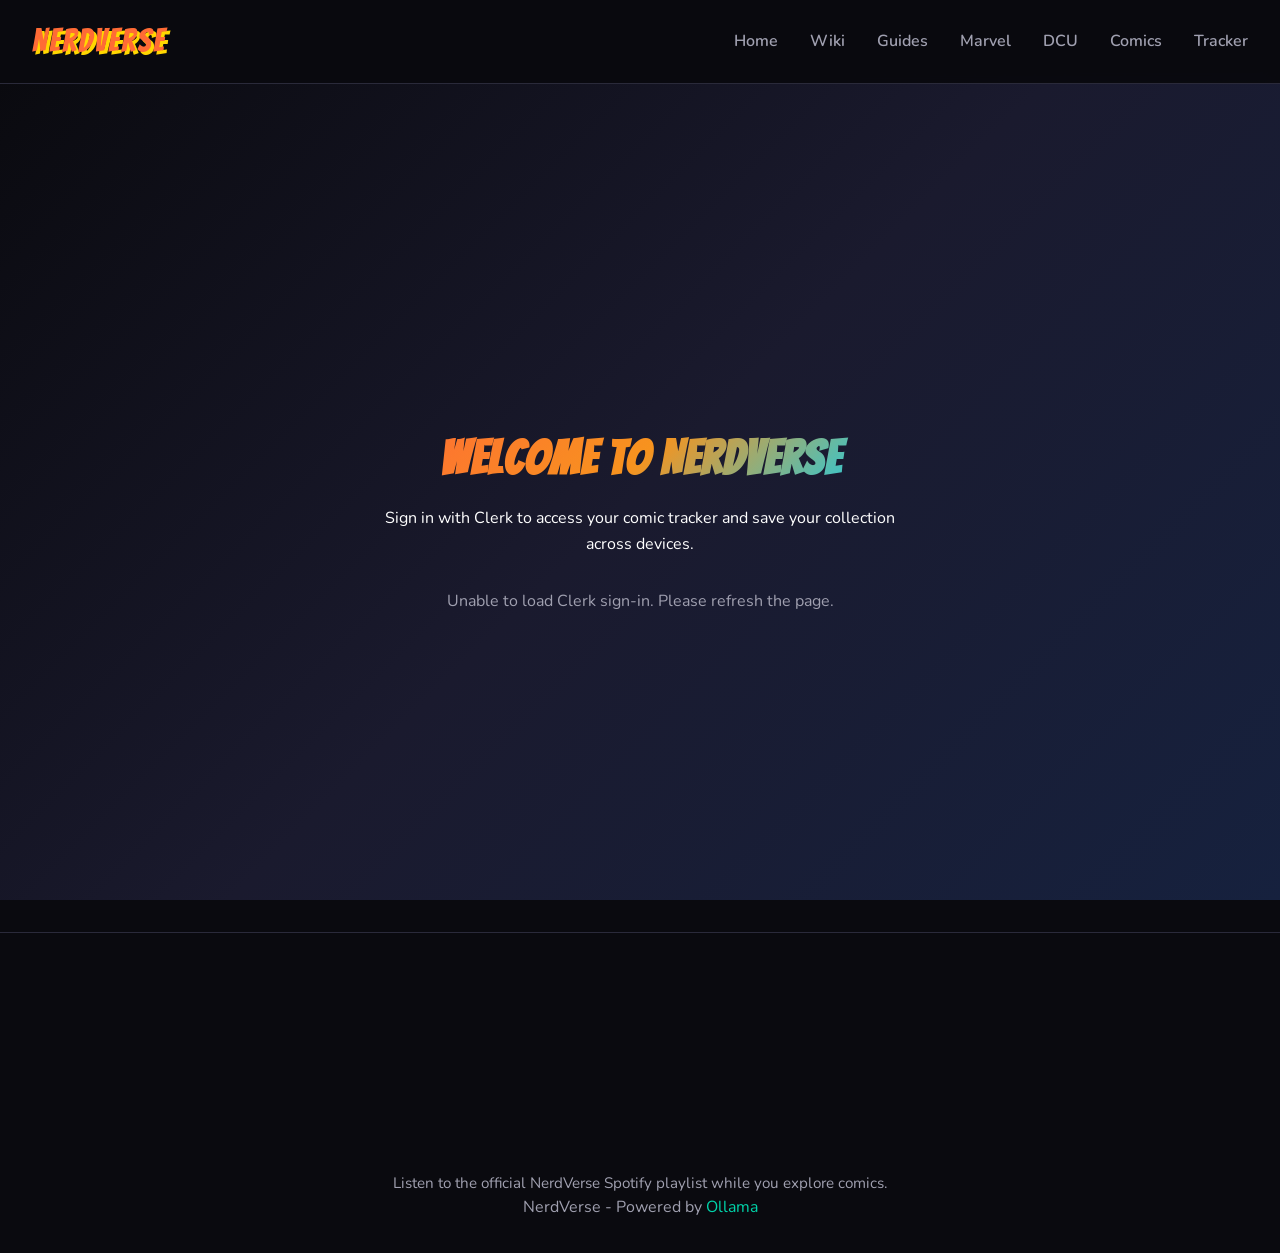
<file: login.html>
<!DOCTYPE html>
<html lang="en">
<head>
    <meta charset="UTF-8">
    <meta name="viewport" content="width=device-width, initial-scale=1.0">
    <title>Login | NerdVerse</title>
    <link rel="preconnect" href="https://fonts.googleapis.com">
    <link rel="preconnect" href="https://fonts.gstatic.com" crossorigin>
    <link href="https://fonts.googleapis.com/css2?family=Bangers&family=Nunito:wght@400;600;700&family=JetBrains+Mono:wght@400;500&display=swap" rel="stylesheet">
    <link rel="stylesheet" href="css/styles.css">
</head>
<body>
    <nav>
        <div class="logo" onclick="window.location.href='index.html'">NerdVerse</div>
        <ul class="nav-links" id="nav-links">
            <li><a href="index.html" data-page="home">Home</a></li>
            <li><a href="wiki.html" data-page="wiki">Wiki</a></li>
            <li><a href="guides.html" data-page="guides">Guides</a></li>
            <li><a href="marvel.html" data-page="marvel">Marvel</a></li>
            <li><a href="dcu.html" data-page="dcu">DCU</a></li>
            <li><a href="comics.html" data-page="comics">Comics</a></li>
            <li><a href="tracking.html" data-page="tracking">Tracker</a></li>
        </ul>
        <div class="mobile-menu" onclick="toggleMobileMenu()">
            <span></span>
            <span></span>
            <span></span>
        </div>
    </nav>

    <main>
        <section class="tracker-page login-page">
            <div class="tracker-hero">
                <div class="tracker-title">
                    <h1>Welcome to NerdVerse</h1>
                    <p>Sign in with Clerk to access your comic tracker and save your collection across devices.</p>
                </div>
                <div class="login-panel" id="login-panel">
                    <div id="sign-in"></div>
                    <p class="tracker-help-text">If you already have a Clerk account, sign in here. Otherwise, create one during the Clerk flow.</p>
                </div>
            </div>
        </section>
    </main>

    <footer>
        <div class="spotify-footer-widget">
            <iframe loading="lazy" title="NerdVerse Spotify playlist" src="https://open.spotify.com/embed/playlist/2Dbk28yarLzTogeOGSNeaL?utm_source=generator" allow="autoplay; clipboard-write; encrypted-media; fullscreen; picture-in-picture"></iframe>
            <p class="spotify-footer-note">Listen to the official NerdVerse Spotify playlist while you explore comics.</p>
        </div>
        <p>NerdVerse - Powered by <a href="https://ollama.com" target="_blank">Ollama</a></p>
    </footer>

    <script
        defer
        crossorigin="anonymous"
        data-clerk-publishable-key="pk_test_d29ya2luZy1jb3diaXJkLTEzLmNsZXJrLmFjY291bnRzLmRldiQ"
        src="https://working-cowbird-13.clerk.accounts.dev/npm/@clerk/clerk-js@6/dist/clerk.browser.js"
        type="text/javascript"
    ></script>
    <script
        defer
        crossorigin="anonymous"
        src="https://working-cowbird-13.clerk.accounts.dev/npm/@clerk/ui@1/dist/ui.browser.js"
        type="text/javascript"
    ></script>
    <script>
        const CLERK_PUBLISHABLE_KEY = 'pk_test_d29ya2luZy1jb3diaXJkLTEzLmNsZXJrLmFjY291bnRzLmRldiQ';
        const CLERK_DOMAIN = 'working-cowbird-13.clerk.accounts.dev';

        window.addEventListener('load', async function () {
            try {
                await Clerk.load({
                    publishableKey: CLERK_PUBLISHABLE_KEY,
                    domain: CLERK_DOMAIN,
                    ui: { ClerkUI: window.__internal_ClerkUICtor },
                });
                console.debug('[login.html] Clerk loaded', { user: Clerk.user, isSignedIn: Clerk.isSignedIn });

                const waitForUser = async (timeoutMs = 3000) => {
                    const start = Date.now();
                    while (Date.now() - start < timeoutMs) {
                        if (Clerk.user || Clerk.isSignedIn) {
                            break;
                        }
                        await new Promise(resolve => setTimeout(resolve, 100));
                    }
                    console.debug('[login.html] waitForUser ended', { user: Clerk.user, isSignedIn: Clerk.isSignedIn });
                    return Clerk.user;
                };

                const user = Clerk.user || await waitForUser();
                console.debug('[login.html] login state', { user, isSignedIn: Clerk.isSignedIn });
                if (user || Clerk.isSignedIn) {
                    console.debug('[login.html] redirecting to tracking.html');
                    window.location.href = 'tracking.html';
                    return;
                }

                const signInDiv = document.getElementById('sign-in');
                if (signInDiv) {
                    Clerk.mountSignIn(signInDiv);
                }
            } catch (error) {
                console.error('Clerk load failed:', error);
                const panel = document.getElementById('login-panel');
                if (panel) {
                    panel.innerHTML = '<p class="tracker-help-text">Unable to load Clerk sign-in. Please refresh the page.</p>';
                }
            }
        });
    </script>
</body>
</html>
</file>
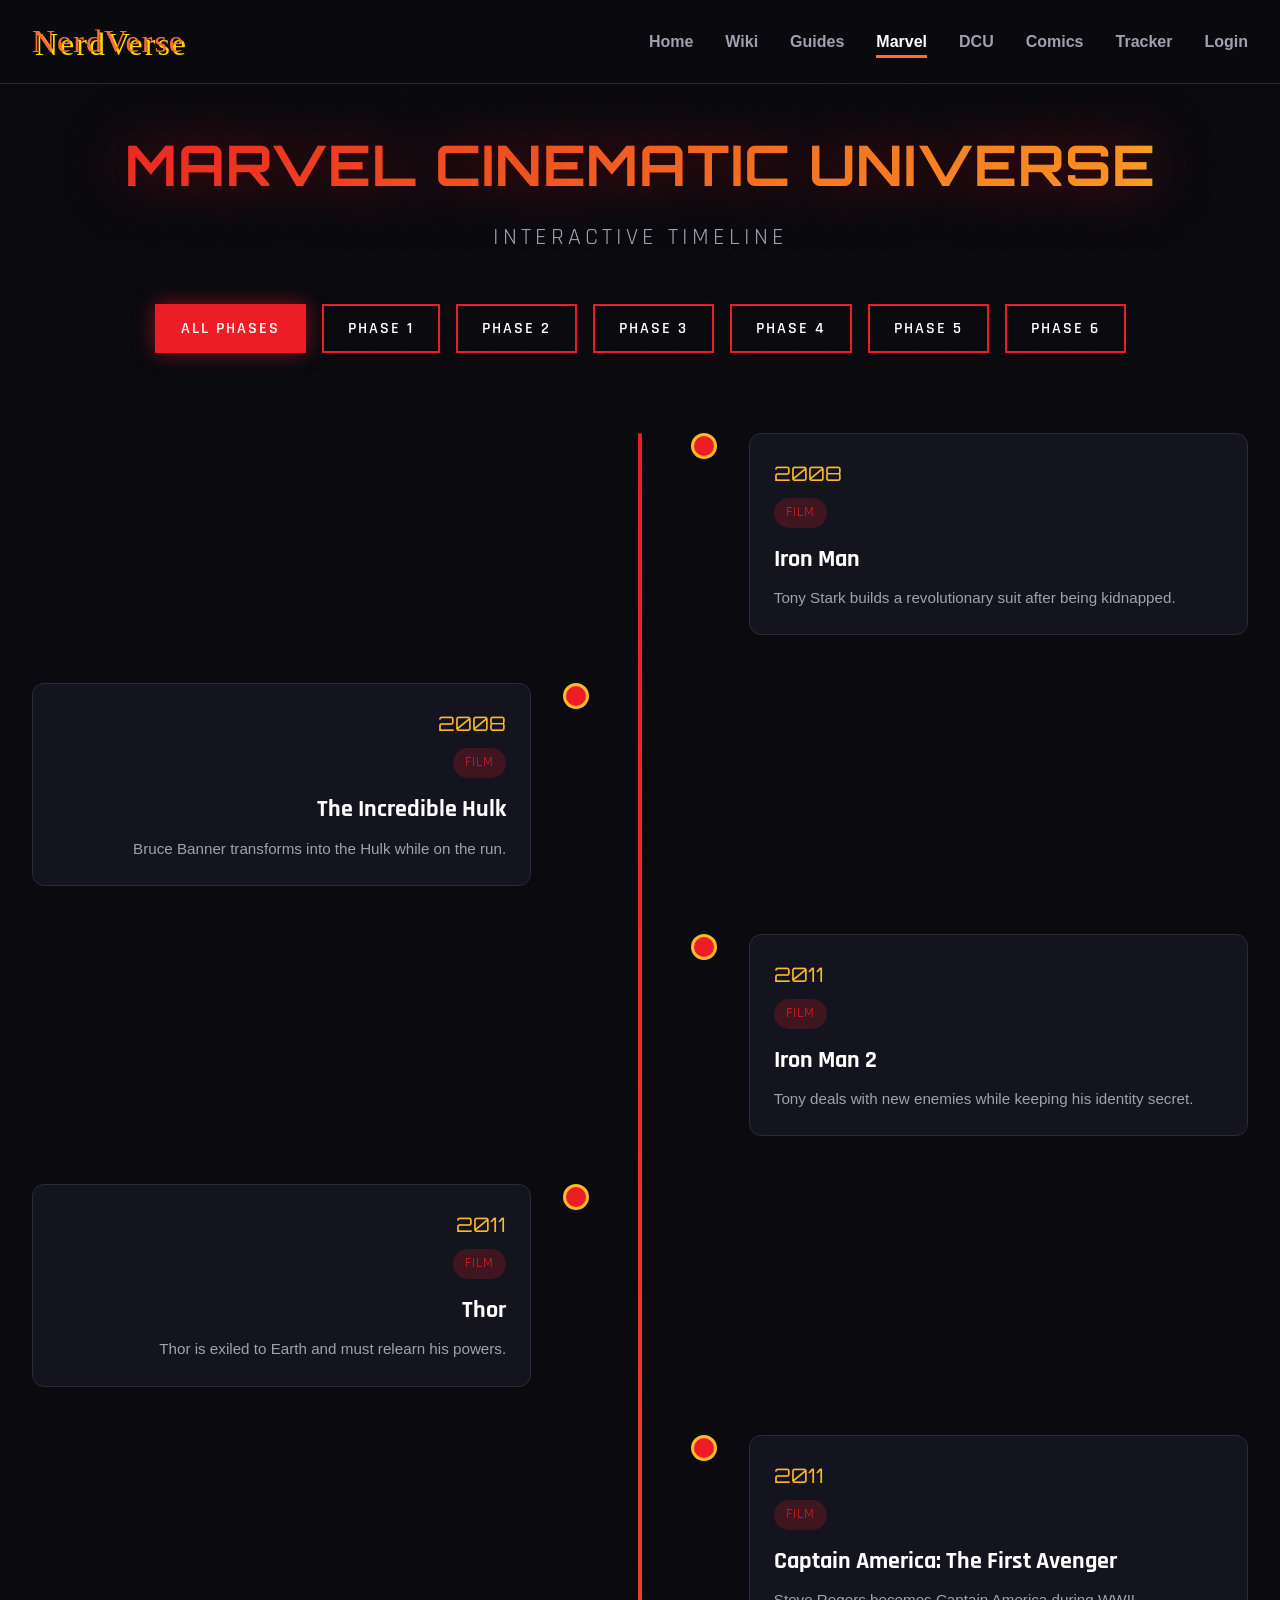
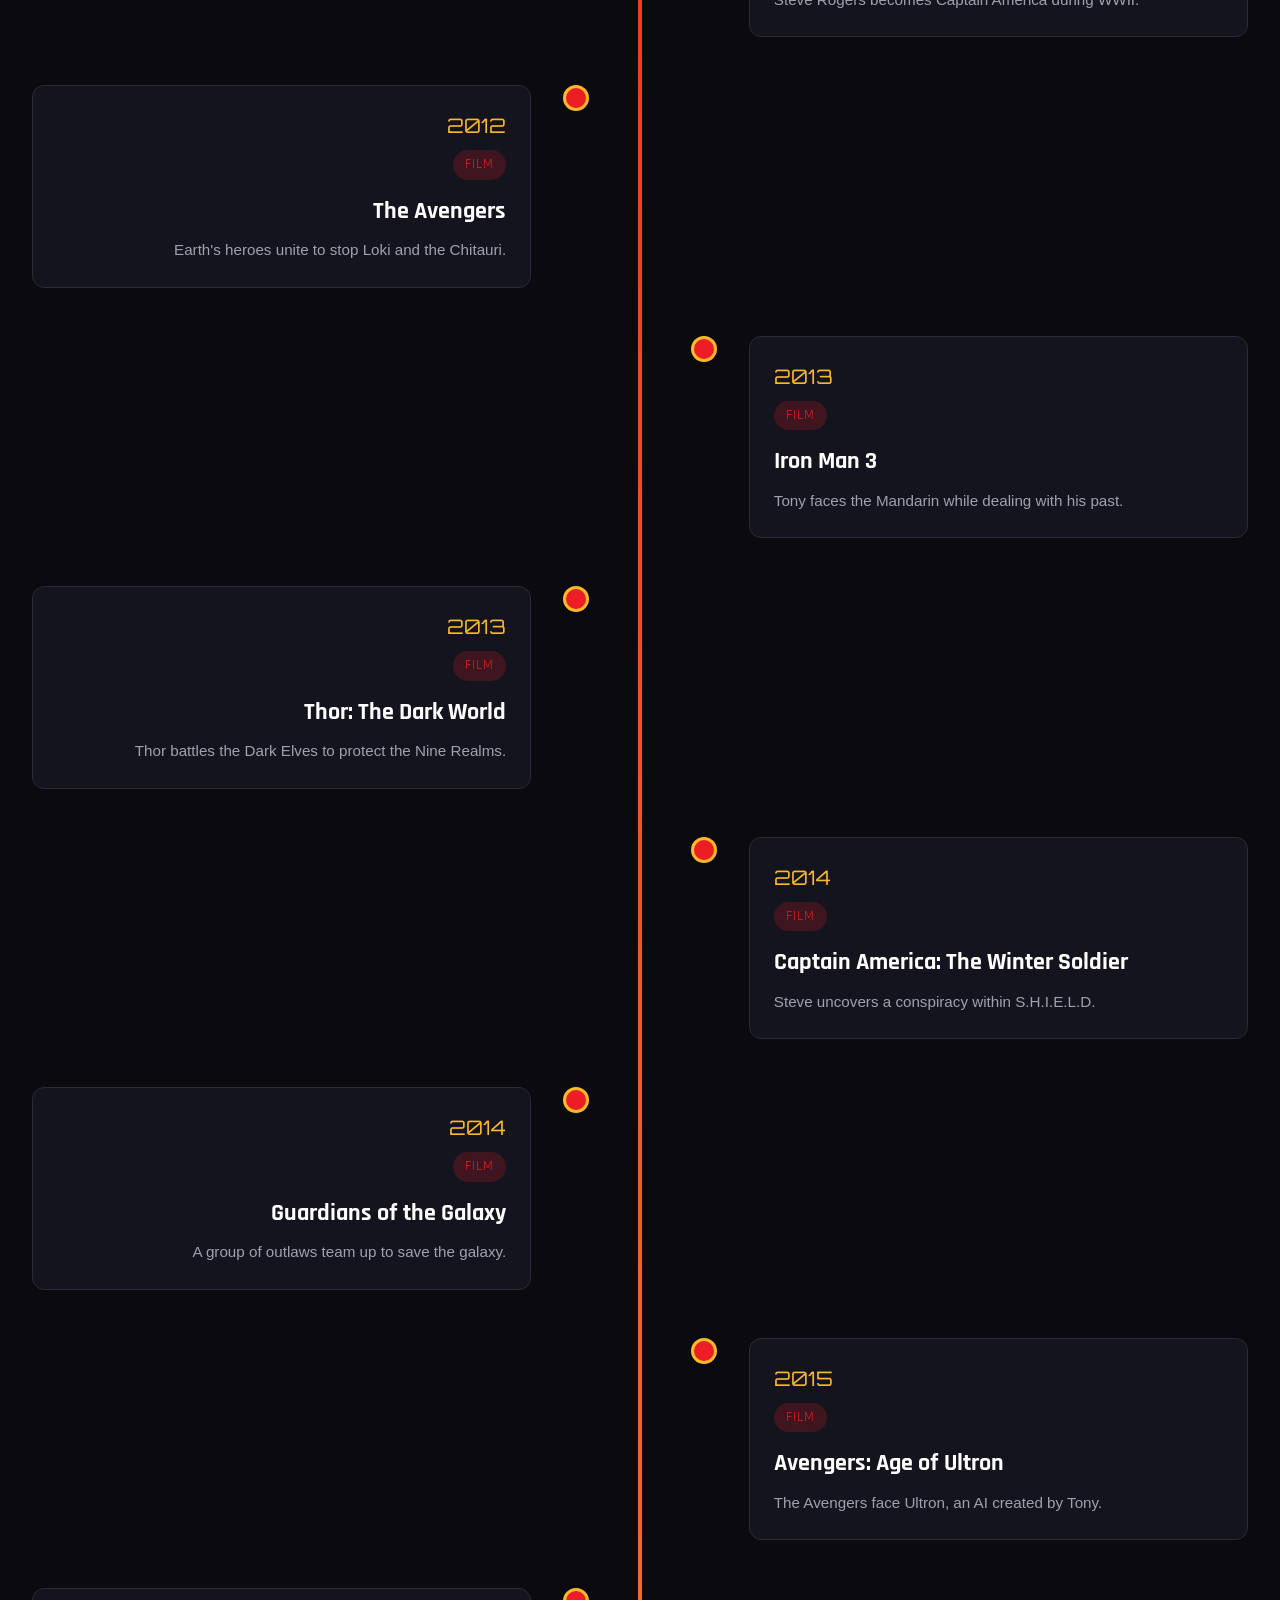
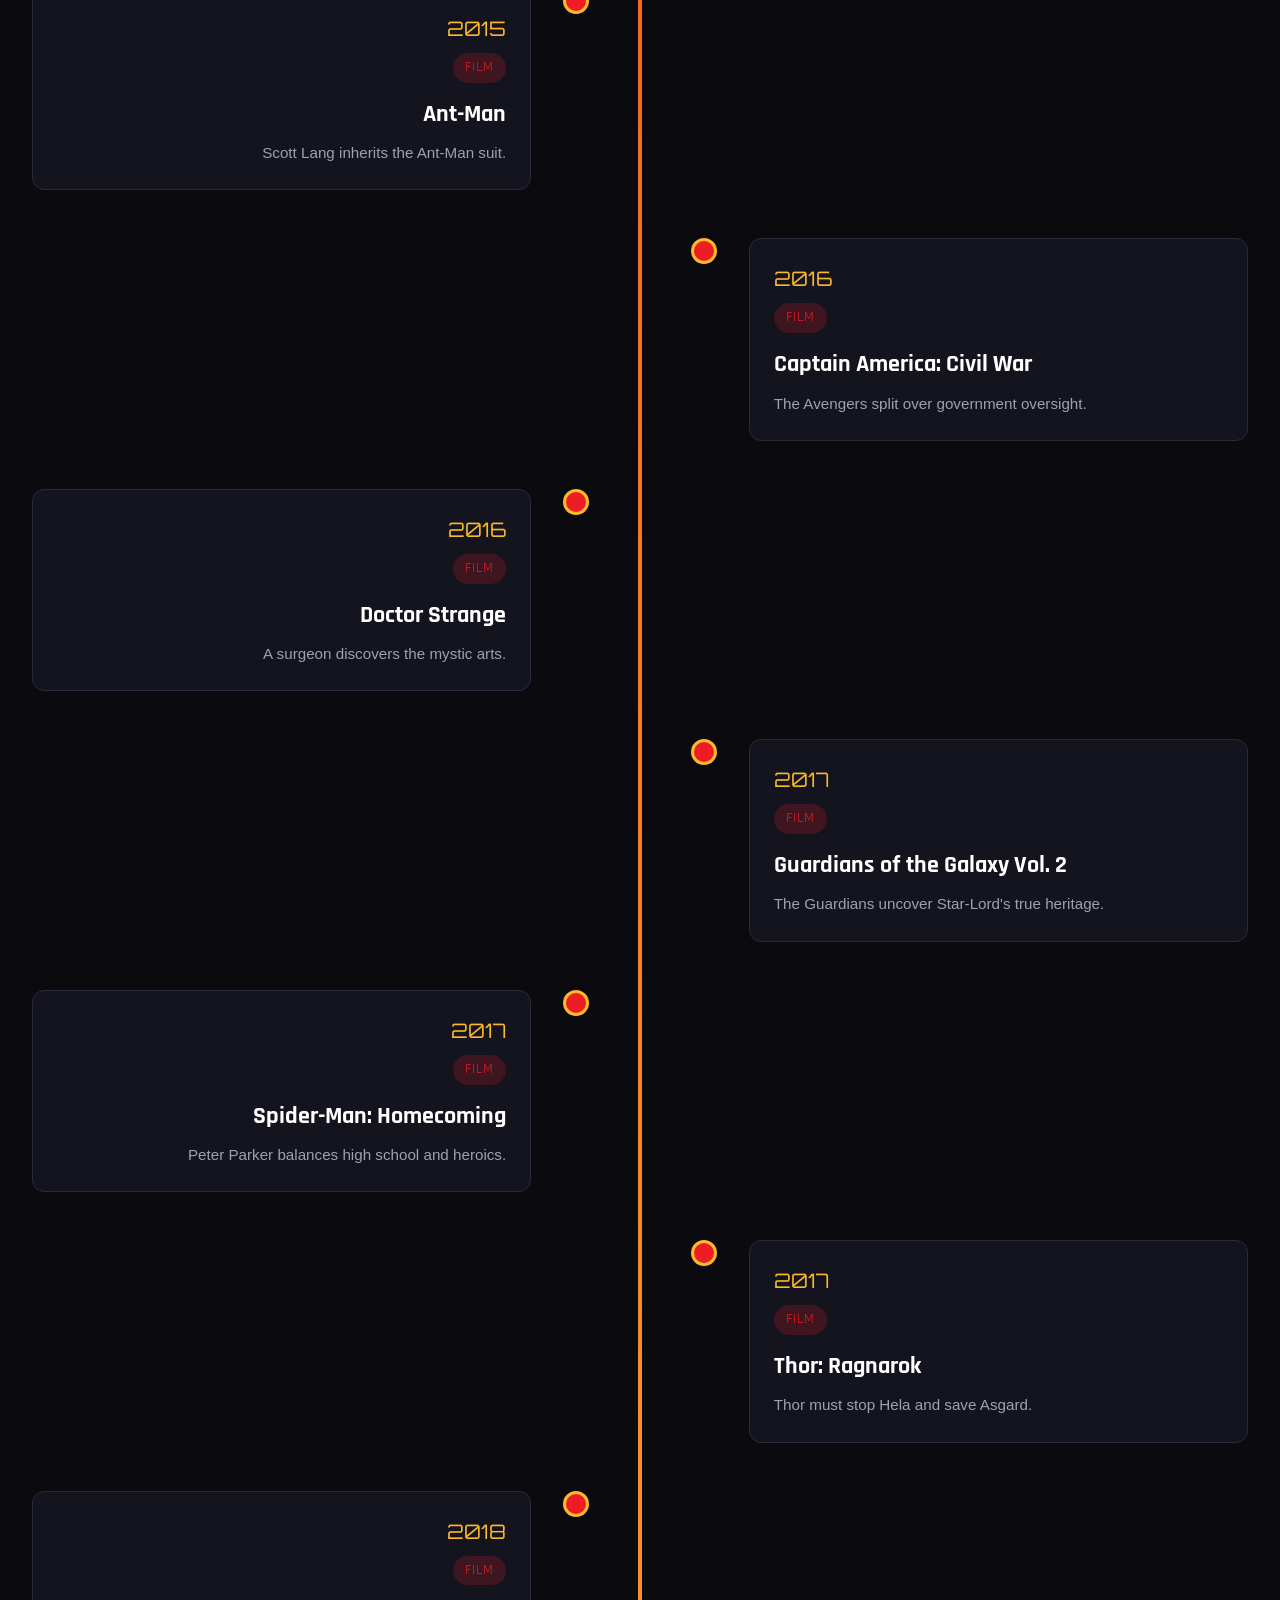
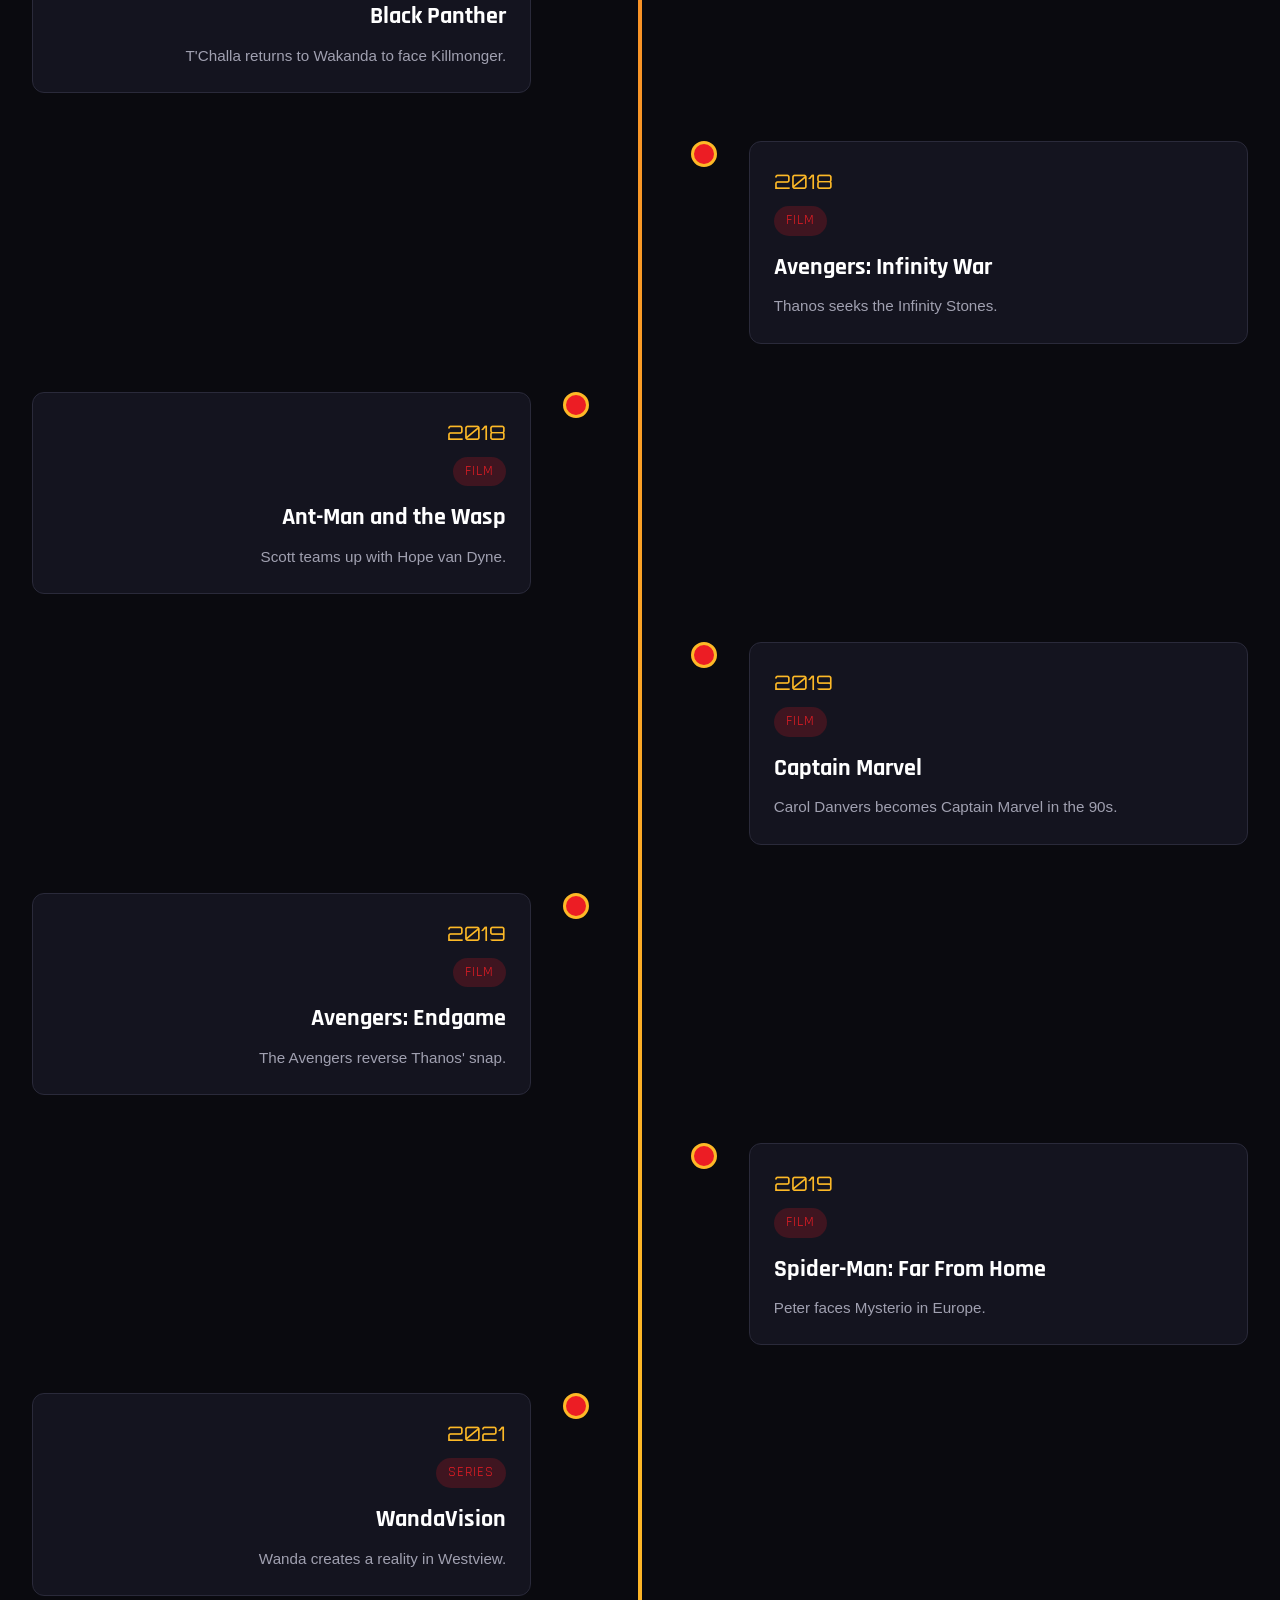
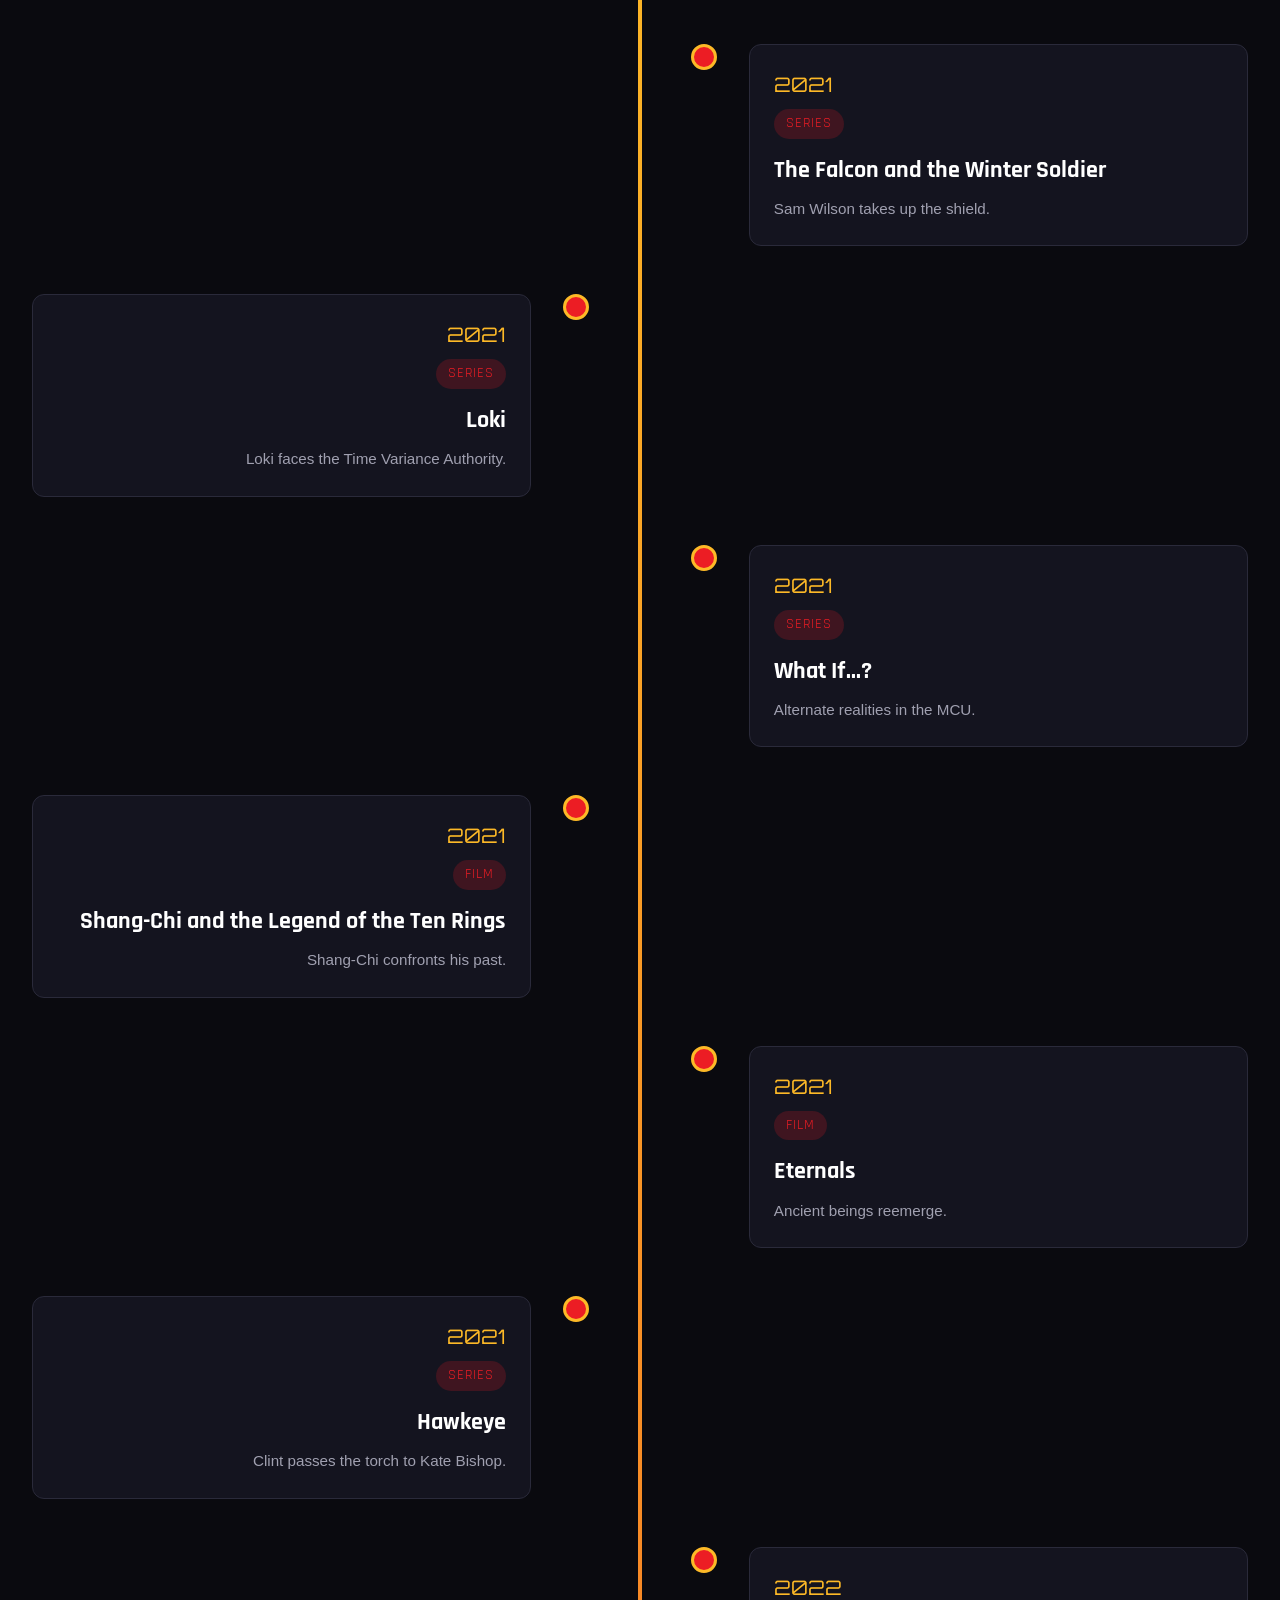
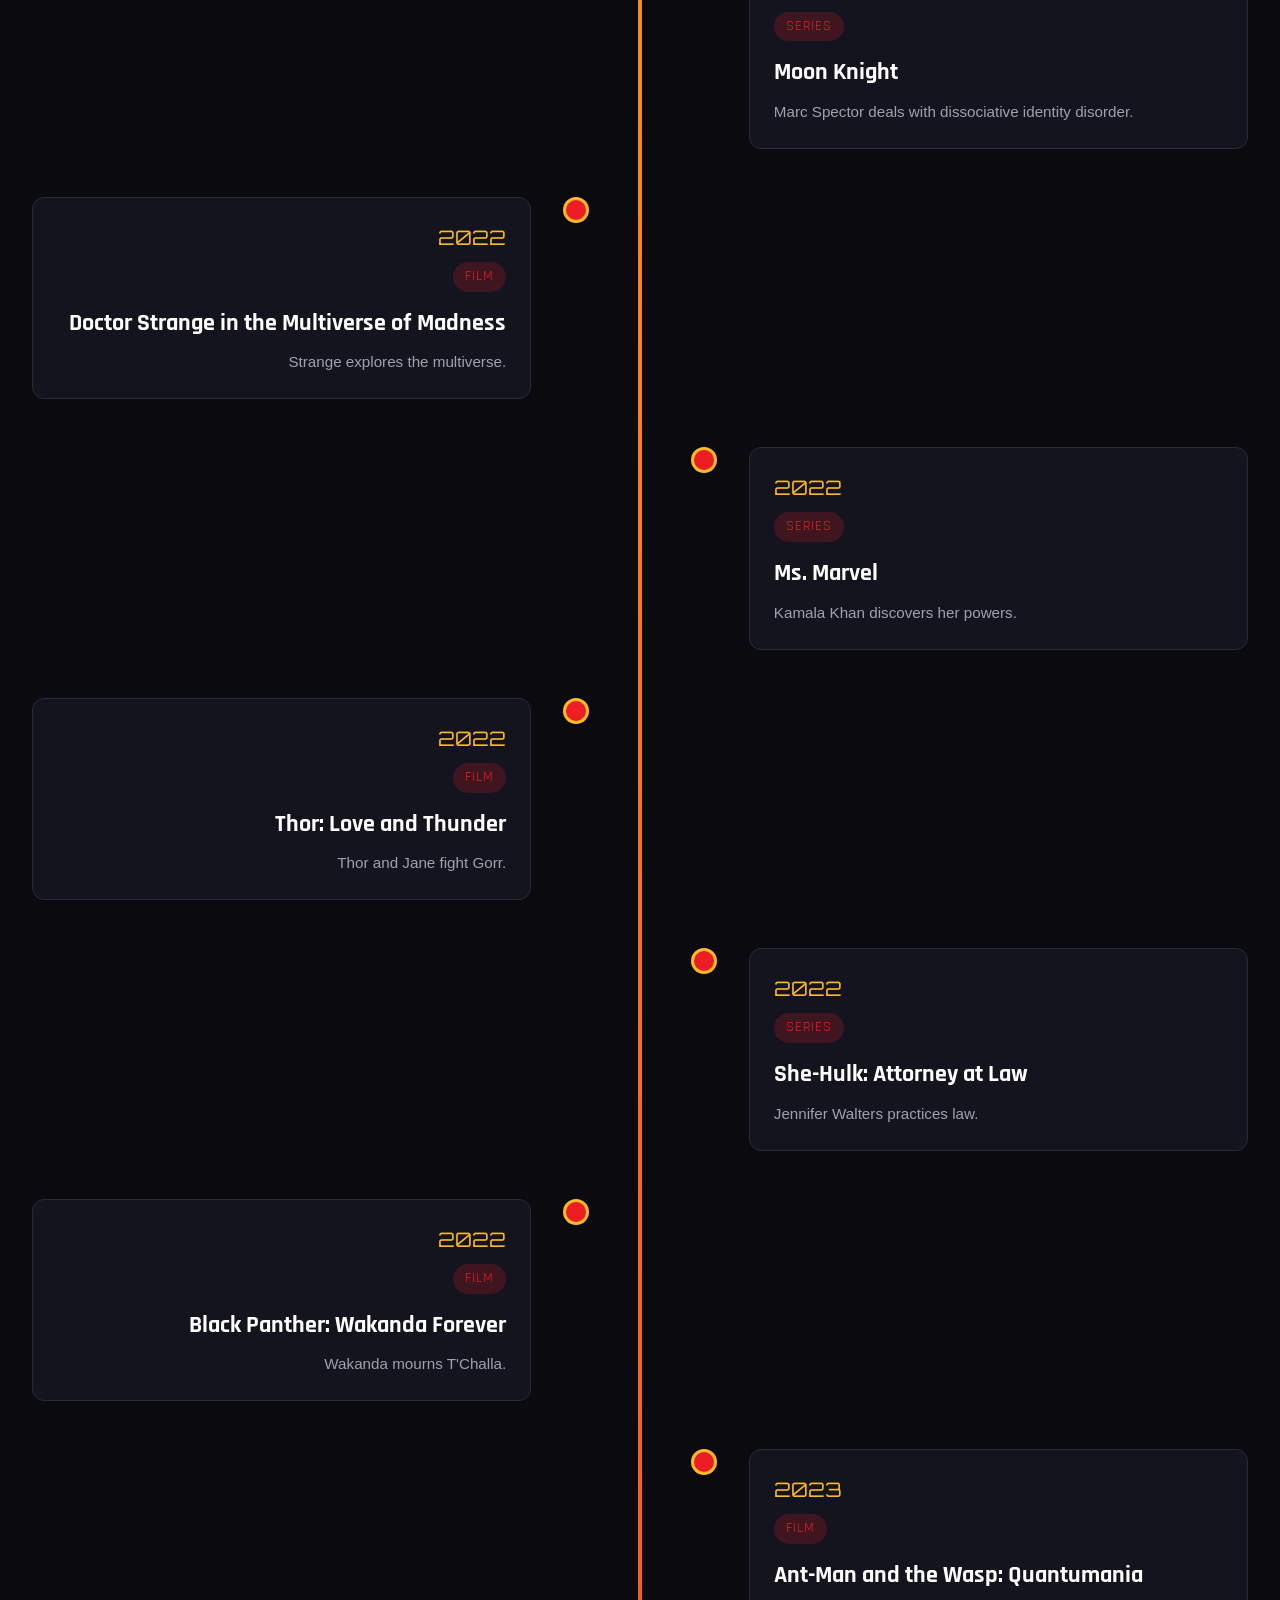
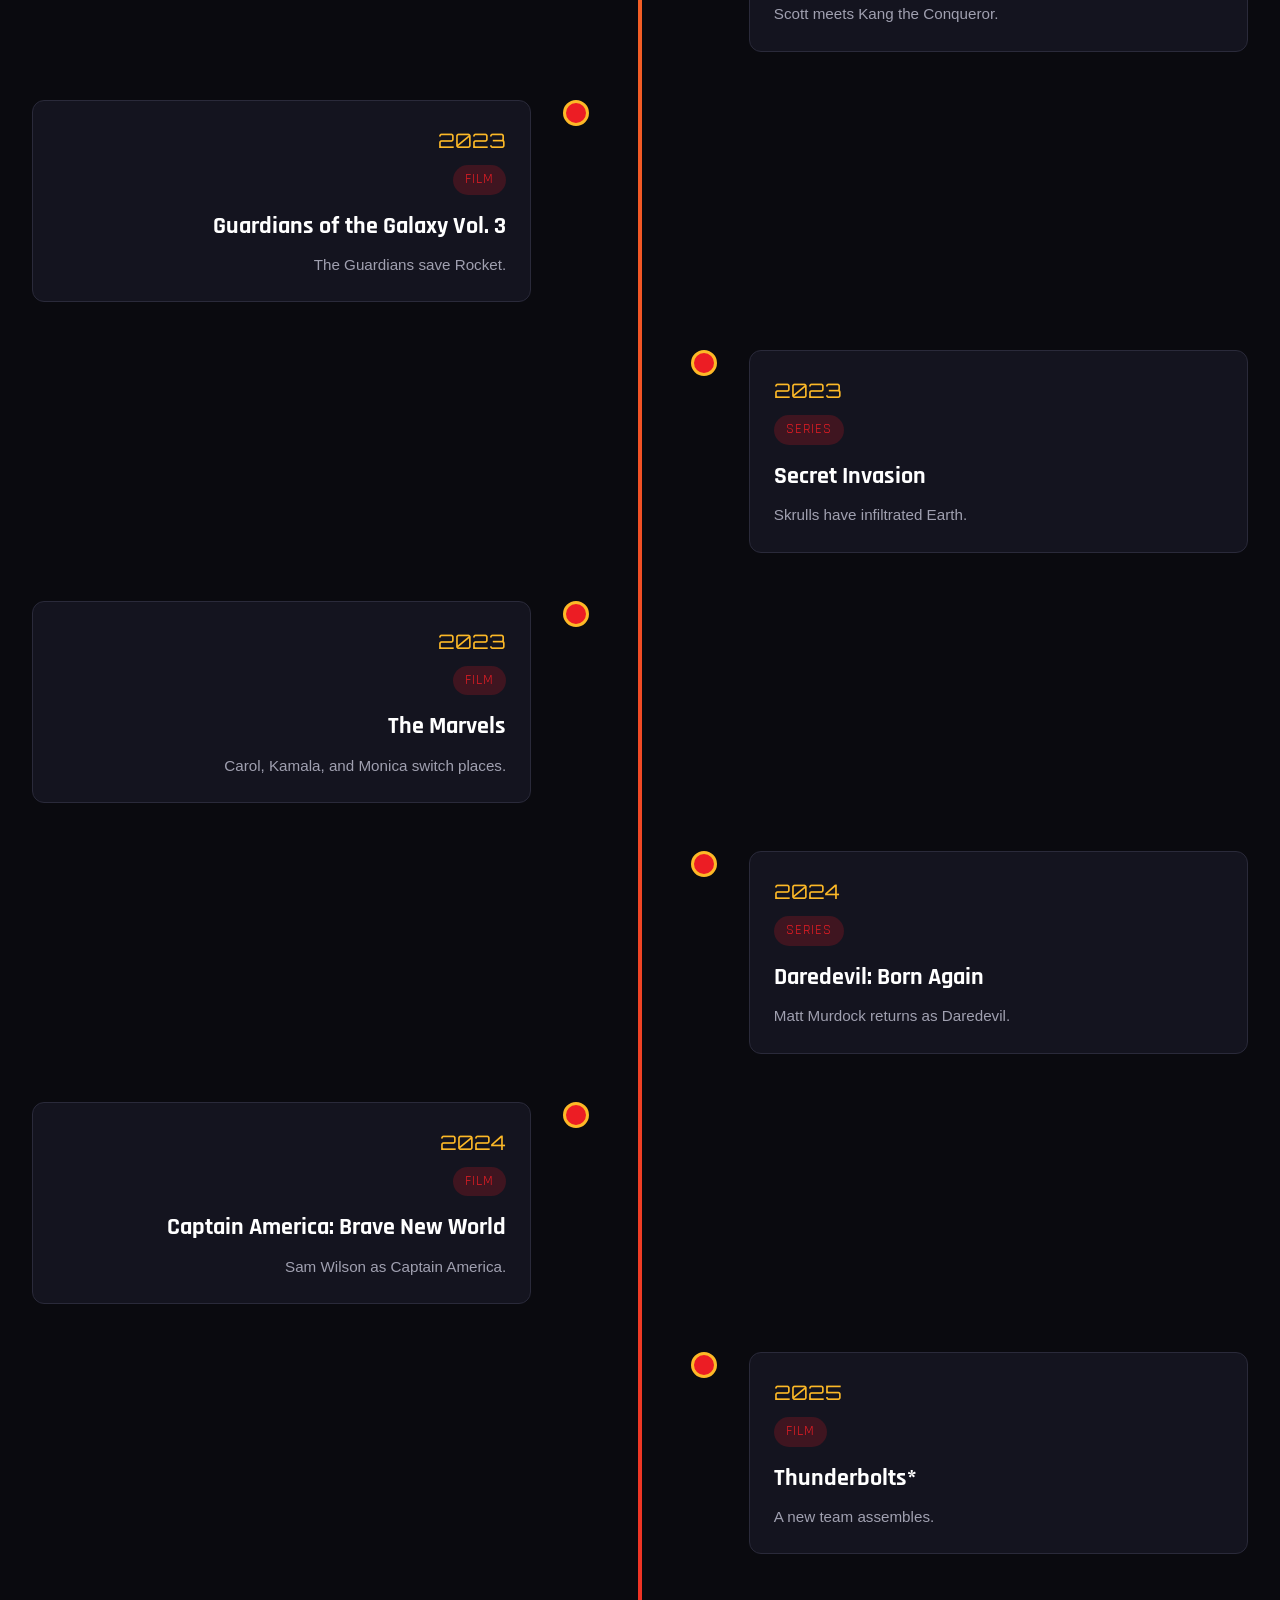
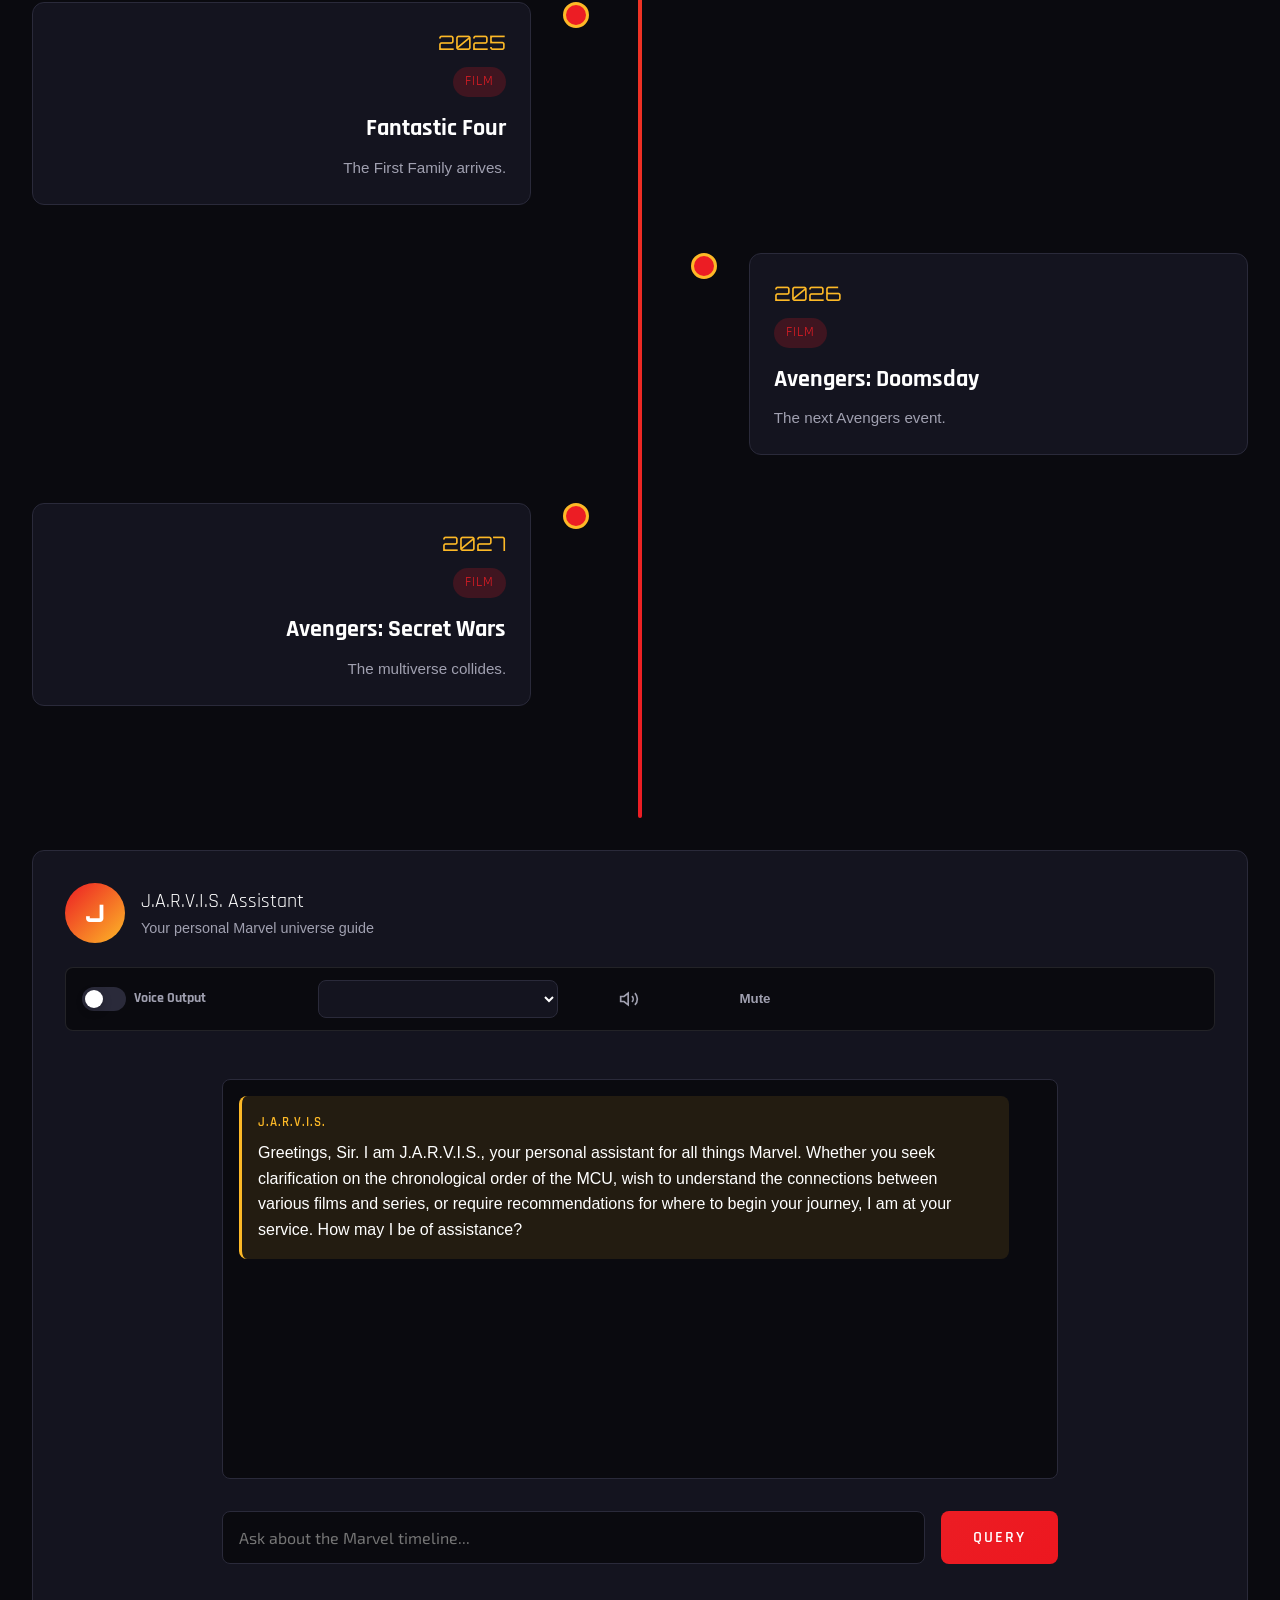
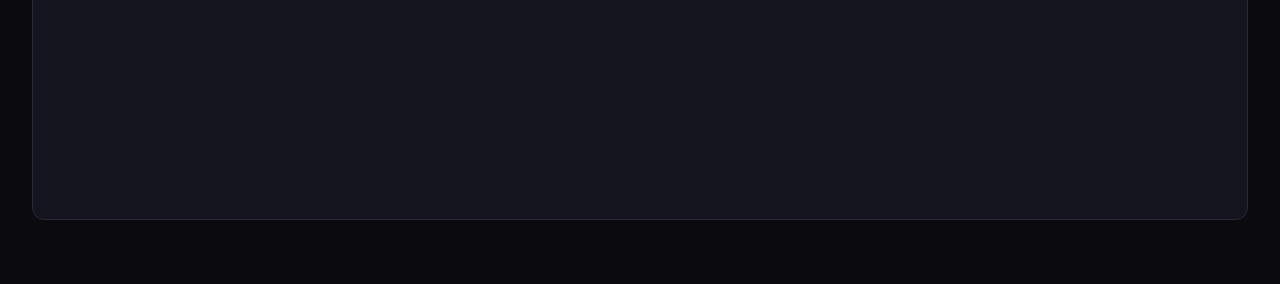
<file: marvel.html>
<!DOCTYPE html>
<!--
  marvel.html — MCU Interactive Timeline + J.A.R.V.I.S. Chat
  ─────────────────────────────────────────────────────────────
  Two main areas on this page:
    1. MCU Timeline — cards for every film/series in phase order.
       Clicking a card expands it to show director, runtime, box office.
       Phase filter buttons call populateTimeline(phase) which renders
       only matching items from the inline mcuTimeline data array.

    2. AI Chat — uses getAIResponse('marvel', message) from main.js
       so answers use SYSTEM_PROMPTS['marvel'] + DuckDuckGo + Comic Vine
       context for up-to-date MCU information.

  Note: this page has its own inline <style> block (Marvel brand colours,
  Orbitron/Rajdhani fonts) that overrides the global styles.css in places.
  The page also has its own inline TTS implementation (separate from the
  shared wiki/guides TTS in main.js) because the chat markup is different.
-->
<html lang="en">
<head>
    <meta charset="UTF-8">
    <meta name="viewport" content="width=device-width, initial-scale=1.0">
    <title>Marvel Cinematic Universe Timeline | NerdVerse</title>
    <link rel="preconnect" href="https://fonts.googleapis.com">
    <link rel="preconnect" href="https://fonts.gstatic.com" crossorigin>
    <link href="https://fonts.googleapis.com/css2?family=Orbitron:wght@400;500;700;900&family=Rajdhani:wght@300;400;500;600;700&family=Exo+2:wght@300;400;500;600&display=swap" rel="stylesheet">
    <link rel="stylesheet" href="css/styles.css">
    <style>
        :root {
            --marvel-red: #ec1d24;
            --marvel-dark: #ed171f;
            --marvel-gold: #fdb927;
            --dcu-blue: #0476f2;
            --dcu-red: #e61924;
            --dcu-gold: #ffd700;
        }

        .timeline-container {
            max-width: 1400px;
            margin: 0 auto;
            padding: 120px 2rem 4rem;
        }

        .timeline-header {
            text-align: center;
            margin-bottom: 3rem;
        }

        .timeline-header h1 {
            font-family: 'Orbitron', sans-serif;
            font-size: 3.5rem;
            background: linear-gradient(135deg, var(--marvel-red), var(--marvel-gold));
            -webkit-background-clip: text;
            -webkit-text-fill-color: transparent;
            background-clip: text;
            text-shadow: 0 0 60px rgba(236, 29, 36, 0.5);
            margin-bottom: 0.5rem;
        }

        .timeline-header .subtitle {
            font-family: 'Rajdhani', sans-serif;
            font-size: 1.5rem;
            color: var(--text-secondary);
            letter-spacing: 4px;
            text-transform: uppercase;
        }

        /* Phase Filter — button row above the timeline for filtering by MCU phase */
        .phase-filter {
            display: flex;
            justify-content: center;
            gap: 1rem;
            flex-wrap: wrap;
            margin-bottom: 3rem;
        }

        .phase-btn {
            font-family: 'Rajdhani', sans-serif;
            font-size: 1rem;
            font-weight: 600;
            padding: 0.75rem 1.5rem;
            border: 2px solid var(--marvel-red);
            background: transparent;
            color: var(--text-primary);
            cursor: pointer;
            transition: all 0.3s ease;
            text-transform: uppercase;
            letter-spacing: 2px;
        }

        .phase-btn:hover, .phase-btn.active {
            background: var(--marvel-red);
            box-shadow: 0 0 20px rgba(236, 29, 36, 0.5);
        }

        /* Timeline — alternating left/right layout using odd/even nth-child selectors.
           The vertical line is drawn by .timeline::before as an absolutely-positioned
           gradient bar running full height down the centre. */
        .timeline {
            position: relative;
            padding: 2rem 0;
        }

        .timeline::before {
            content: '';
            position: absolute;
            left: 50%;
            transform: translateX(-50%);
            width: 4px;
            height: 100%;
            background: linear-gradient(to bottom, var(--marvel-red), var(--marvel-gold), var(--marvel-red));
            border-radius: 2px;
        }

        .timeline-item {
            position: relative;
            width: 45%;
            margin-bottom: 3rem;
            opacity: 0;
            transform: translateY(20px);
            animation: fadeInUp 0.6s ease forwards;
        }

        .timeline-item:nth-child(odd) {
            margin-left: auto;
            padding-left: 3rem;
        }

        .timeline-item:nth-child(even) {
            padding-right: 3rem;
            text-align: right;
        }

        .timeline-item:nth-child(odd)::before,
        .timeline-item:nth-child(even)::before {
            content: '';
            position: absolute;
            width: 20px;
            height: 20px;
            background: var(--marvel-red);
            border: 3px solid var(--marvel-gold);
            border-radius: 50%;
            top: 0;
        }

        .timeline-item:nth-child(odd)::before {
            left: -10px;
        }

        .timeline-item:nth-child(even)::before {
            right: -10px;
        }

        @keyframes fadeInUp {
            to {
                opacity: 1;
                transform: translateY(0);
            }
        }

        .timeline-card {
            background: var(--surface);
            border: 1px solid var(--border);
            border-radius: 12px;
            padding: 1.5rem;
            cursor: pointer;
            transition: all 0.3s ease;
        }

        .timeline-card:hover {
            transform: scale(1.02);
            border-color: var(--marvel-red);
            box-shadow: 0 0 30px rgba(236, 29, 36, 0.3);
        }

        .timeline-year {
            font-family: 'Orbitron', sans-serif;
            font-size: 1.25rem;
            color: var(--marvel-gold);
            margin-bottom: 0.5rem;
        }

        .timeline-title {
            font-family: 'Rajdhani', sans-serif;
            font-size: 1.5rem;
            font-weight: 700;
            color: var(--text-primary);
            margin-bottom: 0.5rem;
        }

        .timeline-type {
            display: inline-block;
            font-family: 'Rajdhani', sans-serif;
            font-size: 0.85rem;
            padding: 0.25rem 0.75rem;
            background: rgba(236, 29, 36, 0.2);
            color: var(--marvel-red);
            border-radius: 20px;
            margin-bottom: 0.75rem;
            text-transform: uppercase;
            letter-spacing: 1px;
        }

        .timeline-description {
            font-size: 0.95rem;
            color: var(--text-secondary);
            line-height: 1.6;
        }

        .timeline-details {
            display: none;
            margin-top: 1rem;
            padding-top: 1rem;
            border-top: 1px solid var(--border);
        }

        .timeline-card.expanded .timeline-details {
            display: block;
        }

        .detail-row {
            display: flex;
            justify-content: space-between;
            margin-bottom: 0.5rem;
            font-size: 0.9rem;
        }

        .detail-label {
            color: var(--text-secondary);
        }

        .detail-value {
            color: var(--text-primary);
            font-weight: 500;
        }

        /* AI Assistant Section — chat panel below the timeline.
           Uses getAIResponse('marvel', ...) which now also injects
           DuckDuckGo + Comic Vine context for up-to-date answers. */
        .ai-assistant-section {
            margin-top: 4rem;
            padding: 2rem;
            background: var(--surface);
            border: 1px solid var(--border);
            border-radius: 12px;
        }

        .ai-header {
            display: flex;
            align-items: center;
            gap: 1rem;
            margin-bottom: 1.5rem;
        }

        .ai-avatar {
            width: 60px;
            height: 60px;
            background: linear-gradient(135deg, var(--marvel-red), var(--marvel-gold));
            border-radius: 50%;
            display: flex;
            align-items: center;
            justify-content: center;
            font-family: 'Orbitron', sans-serif;
            font-size: 1.5rem;
            font-weight: 900;
            color: white;
        }

        .ai-title {
            font-family: 'Rajdhani', sans-serif;
            font-size: 1.25rem;
            color: var(--text-primary);
        }

        .ai-subtitle {
            font-size: 0.9rem;
            color: var(--text-secondary);
        }

        .chat-container {
            display: flex;
            flex-direction: column;
            gap: 1rem;
        }

        .chat-messages {
            min-height: 200px;
            max-height: 400px;
            overflow-y: auto;
            padding: 1rem;
            background: var(--bg);
            border-radius: 8px;
        }

        .chat-message {
            margin-bottom: 1rem;
            padding: 1rem;
            border-radius: 8px;
            animation: messageIn 0.3s ease;
        }

        @keyframes messageIn {
            from {
                opacity: 0;
                transform: translateY(10px);
            }
            to {
                opacity: 1;
                transform: translateY(0);
            }
        }

        .chat-message.user {
            background: rgba(236, 29, 36, 0.1);
            border-left: 3px solid var(--marvel-red);
            margin-left: 2rem;
        }

        .chat-message.ai {
            background: rgba(253, 185, 39, 0.1);
            border-left: 3px solid var(--marvel-gold);
            margin-right: 2rem;
        }

        .message-label {
            font-family: 'Rajdhani', sans-serif;
            font-size: 0.8rem;
            font-weight: 600;
            text-transform: uppercase;
            letter-spacing: 1px;
            margin-bottom: 0.5rem;
        }

        .chat-message.user .message-label {
            color: var(--marvel-red);
        }

        .chat-message.ai .message-label {
            color: var(--marvel-gold);
        }

        .chat-input-area {
            display: flex;
            gap: 1rem;
        }

        .chat-input {
            flex: 1;
            padding: 1rem;
            background: var(--bg);
            border: 1px solid var(--border);
            border-radius: 8px;
            color: var(--text-primary);
            font-family: 'Exo 2', sans-serif;
            font-size: 1rem;
        }

        .chat-input:focus {
            outline: none;
            border-color: var(--marvel-red);
        }

        .chat-send {
            padding: 1rem 2rem;
            background: linear-gradient(135deg, var(--marvel-red), var(--marvel-dark));
            border: none;
            border-radius: 8px;
            color: white;
            font-family: 'Rajdhani', sans-serif;
            font-size: 1rem;
            font-weight: 600;
            cursor: pointer;
            transition: all 0.3s ease;
            text-transform: uppercase;
            letter-spacing: 2px;
        }

        .chat-send:hover {
            transform: scale(1.05);
            box-shadow: 0 0 20px rgba(236, 29, 36, 0.5);
        }

        /* TTS Controls */
        .tts-controls {
            display: flex;
            align-items: center;
            gap: 1rem;
            margin-bottom: 1rem;
            padding: 0.75rem 1rem;
            background: var(--bg);
            border-radius: 8px;
        }

        .tts-toggle {
            display: flex;
            align-items: center;
            gap: 0.5rem;
            cursor: pointer;
        }

        .tts-toggle input {
            display: none;
        }

        .tts-toggle .toggle-switch {
            width: 44px;
            height: 24px;
            background: var(--border);
            border-radius: 12px;
            position: relative;
            transition: background 0.3s ease;
        }

        .tts-toggle .toggle-switch::after {
            content: '';
            position: absolute;
            width: 18px;
            height: 18px;
            background: var(--text-primary);
            border-radius: 50%;
            top: 3px;
            left: 3px;
            transition: transform 0.3s ease;
        }

        .tts-toggle input:checked + .toggle-switch {
            background: var(--marvel-red);
        }

        .tts-toggle input:checked + .toggle-switch::after {
            transform: translateX(20px);
        }

        .tts-label {
            font-family: 'Rajdhani', sans-serif;
            font-size: 0.9rem;
            color: var(--text-secondary);
        }

        .voice-select {
            padding: 0.5rem 1rem;
            background: var(--surface);
            border: 1px solid var(--border);
            border-radius: 8px;
            color: var(--text-primary);
            font-family: 'Rajdhani', sans-serif;
            font-size: 0.9rem;
            cursor: pointer;
        }

        .voice-select:focus {
            outline: none;
            border-color: var(--marvel-red);
        }

        .speaker-btn {
            background: transparent;
            border: none;
            color: var(--text-secondary);
            cursor: pointer;
            padding: 0.5rem;
            border-radius: 50%;
            transition: all 0.3s ease;
            display: flex;
            align-items: center;
            justify-content: center;
        }

        .speaker-btn:hover {
            background: rgba(236, 29, 36, 0.2);
            color: var(--marvel-red);
        }

        .speaker-btn.speaking {
            color: var(--marvel-red);
            animation: pulse 1s infinite;
        }

        @keyframes pulse {
            0%, 100% { transform: scale(1); }
            50% { transform: scale(1.1); }
        }

        .typing-indicator {
            display: none;
            padding: 1rem;
            color: var(--marvel-gold);
            font-family: 'Rajdhani', sans-serif;
        }

        .typing-indicator.active {
            display: block;
        }

        /* Responsive */
        @media (max-width: 768px) {
            .timeline::before {
                left: 20px;
            }

            .timeline-item {
                width: 100%;
                padding-left: 3rem !important;
                padding-right: 0 !important;
                text-align: left !important;
            }

            .timeline-item::before {
                left: 10px !important;
                right: auto !important;
            }

            .timeline-header h1 {
                font-size: 2rem;
            }
        }
    </style>
</head>
<body>
    <!-- Navigation -->
    <nav>
        <div class="logo" onclick="navigateTo('index')">NerdVerse</div>
        <ul class="nav-links" id="nav-links">
            <li><a href="index.html" data-page="home">Home</a></li>
            <li><a href="wiki.html" data-page="wiki">Wiki</a></li>
            <li><a href="guides.html" data-page="guides">Guides</a></li>
            <li><a href="marvel.html" data-page="marvel" class="active">Marvel</a></li>
            <li><a href="dcu.html" data-page="dcu">DCU</a></li>
            <li><a href="comics.html" data-page="comics">Comics</a></li>
            <li><a href="tracking.html" data-page="tracking">Tracker</a></li>
            <li id="nav-auth-li"><a href="login.html" class="nav-login-link" data-page="login">Login</a></li>
        </ul>
        <div class="mobile-menu" onclick="toggleMobileMenu()">
            <span></span>
            <span></span>
            <span></span>
        </div>
    </nav>

    <div class="timeline-container">
        <div class="timeline-header">
            <h1>MARVEL CINEMATIC UNIVERSE</h1>
            <p class="subtitle">Interactive Timeline</p>
        </div>

        <!-- Phase Filter -->
        <div class="phase-filter">
            <button class="phase-btn active" data-phase="all">All Phases</button>
            <button class="phase-btn" data-phase="1">Phase 1</button>
            <button class="phase-btn" data-phase="2">Phase 2</button>
            <button class="phase-btn" data-phase="3">Phase 3</button>
            <button class="phase-btn" data-phase="4">Phase 4</button>
            <button class="phase-btn" data-phase="5">Phase 5</button>
            <button class="phase-btn" data-phase="6">Phase 6</button>
        </div>

        <!-- Timeline -->
        <div class="timeline" id="timeline">
            <!-- Timeline items will be populated by JavaScript -->
        </div>

        <!-- AI Assistant -->
        <div class="ai-assistant-section">
            <div class="ai-header">
                <div class="ai-avatar">J</div>
                <div>
                    <div class="ai-title">J.A.R.V.I.S. Assistant</div>
                    <div class="ai-subtitle">Your personal Marvel universe guide</div>
                </div>
            </div>
            
            <!-- TTS Controls -->
            <div class="tts-controls">
                <label class="tts-toggle">
                    <input type="checkbox" id="marvel-tts-enabled">
                    <span class="toggle-switch"></span>
                    <span class="tts-label">Voice Output</span>
                </label>
                <select class="voice-select" id="marvel-voice-select">
                    <option value="">Loading voices...</option>
                </select>
                <button class="speaker-btn" id="marvel-speak-btn" title="Speak last response">
                    <svg width="20" height="20" viewBox="0 0 24 24" fill="none" stroke="currentColor" stroke-width="2">
                        <path d="M11 5L6 9H2v6h4l5 4V5z"/>
                        <path d="M19.07 4.93a10 10 0 0 1 0 14.14M15.54 8.46a5 5 0 0 1 0 7.07"/>
                    </svg>
                </button>
                <button class="speaker-btn mute-btn" id="marvel-mute-btn" title="Mute voice output">Mute</button>
            </div>

            <div class="chat-container">
                <div class="chat-messages" id="marvel-chat-messages">
                    <div class="chat-message ai">
                        <div class="message-label">J.A.R.V.I.S.</div>
                        <p>Greetings, Sir. I am J.A.R.V.I.S., your personal assistant for all things Marvel. Whether you seek clarification on the chronological order of the MCU, wish to understand the connections between various films and series, or require recommendations for where to begin your journey, I am at your service. How may I be of assistance?</p>
                    </div>
                </div>
                <div class="typing-indicator" id="marvel-typing">Analyzing query...</div>
                <div class="chat-input-area">
                    <input type="text" class="chat-input" id="marvel-input" placeholder="Ask about the Marvel timeline...">
                    <button class="chat-send" id="marvel-send">Query</button>
                </div>
            </div>
        </div>
    </div>

    <script src="js/main.js"></script>
    <script>
        // mcuTimeline — full hardcoded list of MCU films and series.
        // phase: used by the filter buttons; order: used for sorting.
        // details: shown in the expanded card (director/runtime/box office or episodes/network)
        const mcuTimeline = [
            { phase: 1, year: 2008, title: "Iron Man", type: "Film", order: 1, description: "Tony Stark builds a revolutionary suit after being kidnapped.", details: { director: "Jon Favreau", runtime: "126 min", boxOffice: "$585M" }},
            { phase: 1, year: 2008, title: "The Incredible Hulk", type: "Film", order: 2, description: "Bruce Banner transforms into the Hulk while on the run.", details: { director: "Louis Leterrier", runtime: "112 min", boxOffice: "$265M" }},
            { phase: 1, year: 2011, title: "Iron Man 2", type: "Film", order: 3, description: "Tony deals with new enemies while keeping his identity secret.", details: { director: "Jon Favreau", runtime: "124 min", boxOffice: "$623M" }},
            { phase: 1, year: 2011, title: "Thor", type: "Film", order: 4, description: "Thor is exiled to Earth and must relearn his powers.", details: { director: "Kenneth Branagh", runtime: "115 min", boxOffice: "$449M" }},
            { phase: 1, year: 2011, title: "Captain America: The First Avenger", type: "Film", order: 5, description: "Steve Rogers becomes Captain America during WWII.", details: { director: "Joe Johnston", runtime: "124 min", boxOffice: "$370M" }},
            { phase: 1, year: 2012, title: "The Avengers", type: "Film", order: 6, description: "Earth's heroes unite to stop Loki and the Chitauri.", details: { director: "Joss Whedon", runtime: "143 min", boxOffice: "$1.52B" }},
            { phase: 2, year: 2013, title: "Iron Man 3", type: "Film", order: 7, description: "Tony faces the Mandarin while dealing with his past.", details: { director: "Shane Black", runtime: "130 min", boxOffice: "$1.21B" }},
            { phase: 2, year: 2013, title: "Thor: The Dark World", type: "Film", order: 8, description: "Thor battles the Dark Elves to protect the Nine Realms.", details: { director: "Alan Taylor", runtime: "112 min", boxOffice: "$639M" }},
            { phase: 2, year: 2014, title: "Captain America: The Winter Soldier", type: "Film", order: 9, description: "Steve uncovers a conspiracy within S.H.I.E.L.D.", details: { director: "Anthony Russo, Joe Russo", runtime: "136 min", boxOffice: "$714M" }},
            { phase: 2, year: 2014, title: "Guardians of the Galaxy", type: "Film", order: 10, description: "A group of outlaws team up to save the galaxy.", details: { director: "James Gunn", runtime: "121 min", boxOffice: "$773M" }},
            { phase: 2, year: 2015, title: "Avengers: Age of Ultron", type: "Film", order: 11, description: "The Avengers face Ultron, an AI created by Tony.", details: { director: "Joss Whedon", runtime: "141 min", boxOffice: "$1.40B" }},
            { phase: 2, year: 2015, title: "Ant-Man", type: "Film", order: 12, description: "Scott Lang inherits the Ant-Man suit.", details: { director: "Peyton Reed", runtime: "117 min", boxOffice: "$519M" }},
            { phase: 3, year: 2016, title: "Captain America: Civil War", type: "Film", order: 13, description: "The Avengers split over government oversight.", details: { director: "Anthony Russo, Joe Russo", runtime: "147 min", boxOffice: "$1.15B" }},
            { phase: 3, year: 2016, title: "Doctor Strange", type: "Film", order: 14, description: "A surgeon discovers the mystic arts.", details: { director: "Scott Derrickson", runtime: "115 min", boxOffice: "$677M" }},
            { phase: 3, year: 2017, title: "Guardians of the Galaxy Vol. 2", type: "Film", order: 15, description: "The Guardians uncover Star-Lord's true heritage.", details: { director: "James Gunn", runtime: "136 min", boxOffice: "$863M" }},
            { phase: 3, year: 2017, title: "Spider-Man: Homecoming", type: "Film", order: 16, description: "Peter Parker balances high school and heroics.", details: { director: "Jon Watts", runtime: "133 min", boxOffice: "$880M" }},
            { phase: 3, year: 2017, title: "Thor: Ragnarok", type: "Film", order: 17, description: "Thor must stop Hela and save Asgard.", details: { director: "Taika Waititi", runtime: "130 min", boxOffice: "$855M" }},
            { phase: 3, year: 2018, title: "Black Panther", type: "Film", order: 18, description: "T'Challa returns to Wakanda to face Killmonger.", details: { director: "Ryan Coogler", runtime: "134 min", boxOffice: "$1.35B" }},
            { phase: 3, year: 2018, title: "Avengers: Infinity War", type: "Film", order: 19, description: "Thanos seeks the Infinity Stones.", details: { director: "Anthony Russo, Joe Russo", runtime: "149 min", boxOffice: "$2.05B" }},
            { phase: 3, year: 2018, title: "Ant-Man and the Wasp", type: "Film", order: 20, description: "Scott teams up with Hope van Dyne.", details: { director: "Peyton Reed", runtime: "118 min", boxOffice: "$623M" }},
            { phase: 3, year: 2019, title: "Captain Marvel", type: "Film", order: 21, description: "Carol Danvers becomes Captain Marvel in the 90s.", details: { director: "Anna Boden, Ryan Fleck", runtime: "123 min", boxOffice: "$1.13B" }},
            { phase: 3, year: 2019, title: "Avengers: Endgame", type: "Film", order: 22, description: "The Avengers reverse Thanos' snap.", details: { director: "Anthony Russo, Joe Russo", runtime: "181 min", boxOffice: "$2.80B" }},
            { phase: 3, year: 2019, title: "Spider-Man: Far From Home", type: "Film", order: 23, description: "Peter faces Mysterio in Europe.", details: { director: "Jon Watts", runtime: "129 min", boxOffice: "$1.13B" }},
            { phase: 4, year: 2021, title: "WandaVision", type: "Series", order: 24, description: "Wanda creates a reality in Westview.", details: { episodes: 9, network: "Disney+", runtime: "30-50 min" }},
            { phase: 4, year: 2021, title: "The Falcon and the Winter Soldier", type: "Series", order: 25, description: "Sam Wilson takes up the shield.", details: { episodes: 6, network: "Disney+", runtime: "50 min" }},
            { phase: 4, year: 2021, title: "Loki", type: "Series", order: 26, description: "Loki faces the Time Variance Authority.", details: { episodes: 6, network: "Disney+", runtime: "45-50 min" }},
            { phase: 4, year: 2021, title: "What If...?", type: "Series", order: 27, description: "Alternate realities in the MCU.", details: { episodes: 9, network: "Disney+", runtime: "30 min" }},
            { phase: 4, year: 2021, title: "Shang-Chi and the Legend of the Ten Rings", type: "Film", order: 28, description: "Shang-Chi confronts his past.", details: { director: "Destin Daniel Cretton", runtime: "132 min", boxOffice: "$432M" }},
            { phase: 4, year: 2021, title: "Eternals", type: "Film", order: 29, description: "Ancient beings reemerge.", details: { director: "Chloé Zhao", runtime: "157 min", boxOffice: "$402M" }},
            { phase: 4, year: 2021, title: "Hawkeye", type: "Series", order: 30, description: "Clint passes the torch to Kate Bishop.", details: { episodes: 6, network: "Disney+", runtime: "45-50 min" }},
            { phase: 4, year: 2022, title: "Moon Knight", type: "Series", order: 31, description: "Marc Spector deals with dissociative identity disorder.", details: { episodes: 6, network: "Disney+", runtime: "45-50 min" }},
            { phase: 4, year: 2022, title: "Doctor Strange in the Multiverse of Madness", type: "Film", order: 32, description: "Strange explores the multiverse.", details: { director: "Sam Raimi", runtime: "126 min", boxOffice: "$955M" }},
            { phase: 4, year: 2022, title: "Ms. Marvel", type: "Series", order: 33, description: "Kamala Khan discovers her powers.", details: { episodes: 6, network: "Disney+", runtime: "35-50 min" }},
            { phase: 4, year: 2022, title: "Thor: Love and Thunder", type: "Film", order: 34, description: "Thor and Jane fight Gorr.", details: { director: "Taika Waititi", runtime: "119 min", boxOffice: "$761M" }},
            { phase: 4, year: 2022, title: "She-Hulk: Attorney at Law", type: "Series", order: 35, description: "Jennifer Walters practices law.", details: { episodes: 9, network: "Disney+", runtime: "30-40 min" }},
            { phase: 4, year: 2022, title: "Black Panther: Wakanda Forever", type: "Film", order: 36, description: "Wakanda mourns T'Challa.", details: { director: "Ryan Coogler", runtime: "161 min", boxOffice: "$859M" }},
            { phase: 5, year: 2023, title: "Ant-Man and the Wasp: Quantumania", type: "Film", order: 37, description: "Scott meets Kang the Conqueror.", details: { director: "Peyton Reed", runtime: "125 min", boxOffice: "$476M" }},
            { phase: 5, year: 2023, title: "Guardians of the Galaxy Vol. 3", type: "Film", order: 38, description: "The Guardians save Rocket.", details: { director: "James Gunn", runtime: "150 min", boxOffice: "$845M" }},
            { phase: 5, year: 2023, title: "Secret Invasion", type: "Series", order: 39, description: "Skrulls have infiltrated Earth.", details: { episodes: 6, network: "Disney+", runtime: "45-50 min" }},
            { phase: 5, year: 2023, title: "The Marvels", type: "Film", order: 40, description: "Carol, Kamala, and Monica switch places.", details: { director: "Nia DaCosta", runtime: "105 min", boxOffice: "$206M" }},
            { phase: 5, year: 2024, title: "Daredevil: Born Again", type: "Series", order: 41, description: "Matt Murdock returns as Daredevil.", details: { episodes: 18, network: "Disney+", runtime: "45-60 min" }},
            { phase: 5, year: 2024, title: "Captain America: Brave New World", type: "Film", order: 42, description: "Sam Wilson as Captain America.", details: { director: "Julius Onah", runtime: "118 min", boxOffice: "$450M" }},
            { phase: 6, year: 2025, title: "Thunderbolts*", type: "Film", order: 43, description: "A new team assembles.", details: { director: "Jake Schreier", runtime: "TBD", boxOffice: "TBD" }},
            { phase: 6, year: 2025, title: "Fantastic Four", type: "Film", order: 44, description: "The First Family arrives.", details: { director: "Matt Shakman", runtime: "TBD", boxOffice: "TBD" }},
            { phase: 6, year: 2026, title: "Avengers: Doomsday", type: "Film", order: 45, description: "The next Avengers event.", details: { director: "Anthony Russo, Joe Russo", runtime: "TBD", boxOffice: "TBD" }},
            { phase: 6, year: 2027, title: "Avengers: Secret Wars", type: "Film", order: 46, description: "The multiverse collides.", details: { director: "Anthony Russo, Joe Russo", runtime: "TBD", boxOffice: "TBD" }}
        ];

        // Renders timeline cards filtered by MCU phase.
        // Called on page load and each time a phase button is clicked.
        function populateTimeline(phase = 'all') {
            const timeline = document.getElementById('timeline');
            timeline.innerHTML = '';

            const filtered = phase === 'all' 
                ? mcuTimeline 
                : mcuTimeline.filter(item => item.phase === parseInt(phase));

            filtered.forEach((item, index) => {
                const timelineItem = document.createElement('div');
                timelineItem.className = 'timeline-item';
                timelineItem.style.animationDelay = `${index * 0.1}s`;

                let detailsHtml = '';
                for (const [key, value] of Object.entries(item.details)) {
                    detailsHtml += `<div class="detail-row"><span class="detail-label">${key.charAt(0).toUpperCase() + key.slice(1)}:</span><span class="detail-value">${value}</span></div>`;
                }

                timelineItem.innerHTML = `
                    <div class="timeline-card" onclick="toggleCard(this)">
                        <div class="timeline-year">${item.year}</div>
                        <div class="timeline-type">${item.type}</div>
                        <div class="timeline-title">${item.title}</div>
                        <div class="timeline-description">${item.description}</div>
                        <div class="timeline-details">${detailsHtml}</div>
                    </div>
                `;

                timeline.appendChild(timelineItem);
            });
        }

        // Toggle card expansion
        function toggleCard(card) {
            card.classList.toggle('expanded');
        }

        // Phase filter
        document.querySelectorAll('.phase-btn').forEach(btn => {
            btn.addEventListener('click', () => {
                document.querySelectorAll('.phase-btn').forEach(b => b.classList.remove('active'));
                btn.classList.add('active');
                populateTimeline(btn.dataset.phase);
            });
        });

        // Initialise
        populateTimeline();

        // Chat functionality
        const marvelInput = document.getElementById('marvel-input');
        const marvelSend = document.getElementById('marvel-send');
        const marvelMessages = document.getElementById('marvel-chat-messages');
        const marvelTyping = document.getElementById('marvel-typing');

        async function sendMarvelMessage() {
            const message = marvelInput.value.trim();
            if (!message) return;

            // Add user message
            const userMsg = document.createElement('div');
            userMsg.className = 'chat-message user';
            userMsg.innerHTML = `<div class="message-label">You</div><p>${message}</p>`;
            marvelMessages.appendChild(userMsg);

            marvelInput.value = '';
            marvelTyping.classList.add('active');
            marvelMessages.scrollTop = marvelMessages.scrollHeight;

            try {
                const response = await getAIResponse('marvel', message);
                marvelTyping.classList.remove('active');

                const aiMsg = document.createElement('div');
                aiMsg.className = 'chat-message ai';
                aiMsg.innerHTML = `<div class="message-label">J.A.R.V.I.S.</div><p>${response}</p>`;
                marvelMessages.appendChild(aiMsg);

                marvelMessages.scrollTop = marvelMessages.scrollHeight;
            } catch (error) {
                marvelTyping.classList.remove('active');
                console.error('Chat error:', error);
            }
        }

        marvelSend.addEventListener('click', sendMarvelMessage);
        marvelInput.addEventListener('keypress', (e) => {
            if (e.key === 'Enter') sendMarvelMessage();
        });

        // TTS Functionality
        const marvelTtsEnabled = document.getElementById('marvel-tts-enabled');
        const marvelVoiceSelect = document.getElementById('marvel-voice-select');
        const marvelSpeakBtn = document.getElementById('marvel-speak-btn');
        const marvelMuteBtn = document.getElementById('marvel-mute-btn');
        let marvelVoices = [];
        let lastMarvelResponse = '';
        let marvelTtsMuted = false;

        // Load available voices
        function loadMarvelVoices() {
            const voices = speechSynthesis.getVoices();
            marvelVoices = voices;
            marvelVoiceSelect.innerHTML = voices.map((voice, i) => 
                `<option value="${i}">${voice.name} (${voice.lang})</option>`
            ).join('');
            
            // Try to find a British/English voice
            const preferredVoice = voices.find(v => 
                v.name.includes('British') || v.name.includes('Daniel') || v.name.includes('Google UK English')
            );
            if (preferredVoice) {
                marvelVoiceSelect.value = voices.indexOf(preferredVoice);
            }
        }

        if (speechSynthesis.onvoiceschanged !== undefined) {
            speechSynthesis.onvoiceschanged = loadMarvelVoices;
        }

        // Speak last response
        function speakMarvelResponse() {
            if (!lastMarvelResponse || !marvelTtsEnabled.checked || marvelTtsMuted) return;
            
            speechSynthesis.cancel();
            
            const utterance = new SpeechSynthesisUtterance(lastMarvelResponse);
            const selectedVoice = marvelVoices[marvelVoiceSelect.value];
            if (selectedVoice) {
                utterance.voice = selectedVoice;
            }
            utterance.rate = 0.9;
            utterance.pitch = 0.9;
            utterance.volume = 1.0;
            
            marvelSpeakBtn.classList.add('speaking');
            utterance.onend = () => marvelSpeakBtn.classList.remove('speaking');
            utterance.onerror = () => marvelSpeakBtn.classList.remove('speaking');
            
            speechSynthesis.speak(utterance);
        }

        function toggleMarvelMute() {
            marvelTtsMuted = !marvelTtsMuted;
            marvelMuteBtn.classList.toggle('muted', marvelTtsMuted);
            marvelMuteBtn.title = marvelTtsMuted ? 'Unmute voice output' : 'Mute voice output';
            if (marvelTtsMuted) {
                speechSynthesis.cancel();
            }
        }

        marvelSpeakBtn.addEventListener('click', speakMarvelResponse);
        marvelMuteBtn.addEventListener('click', toggleMarvelMute);
        marvelTtsEnabled.addEventListener('change', () => {
            if (!marvelTtsEnabled.checked) {
                speechSynthesis.cancel();
            }
        });

        loadMarvelVoices();

        // Auto-speak when enabled
        const originalSendMarvelMessage = sendMarvelMessage;
        sendMarvelMessage = async function() {
            await originalSendMarvelMessage();
            
            if (marvelTtsEnabled.checked) {
                const messages = marvelMessages.querySelectorAll('.chat-message.ai');
                if (messages.length > 0) {
                    lastMarvelResponse = messages[messages.length - 1].querySelector('p').textContent;
                    setTimeout(speakMarvelResponse, 500);
                }
            }
        };
    </script>
</body>
</html>
</file>
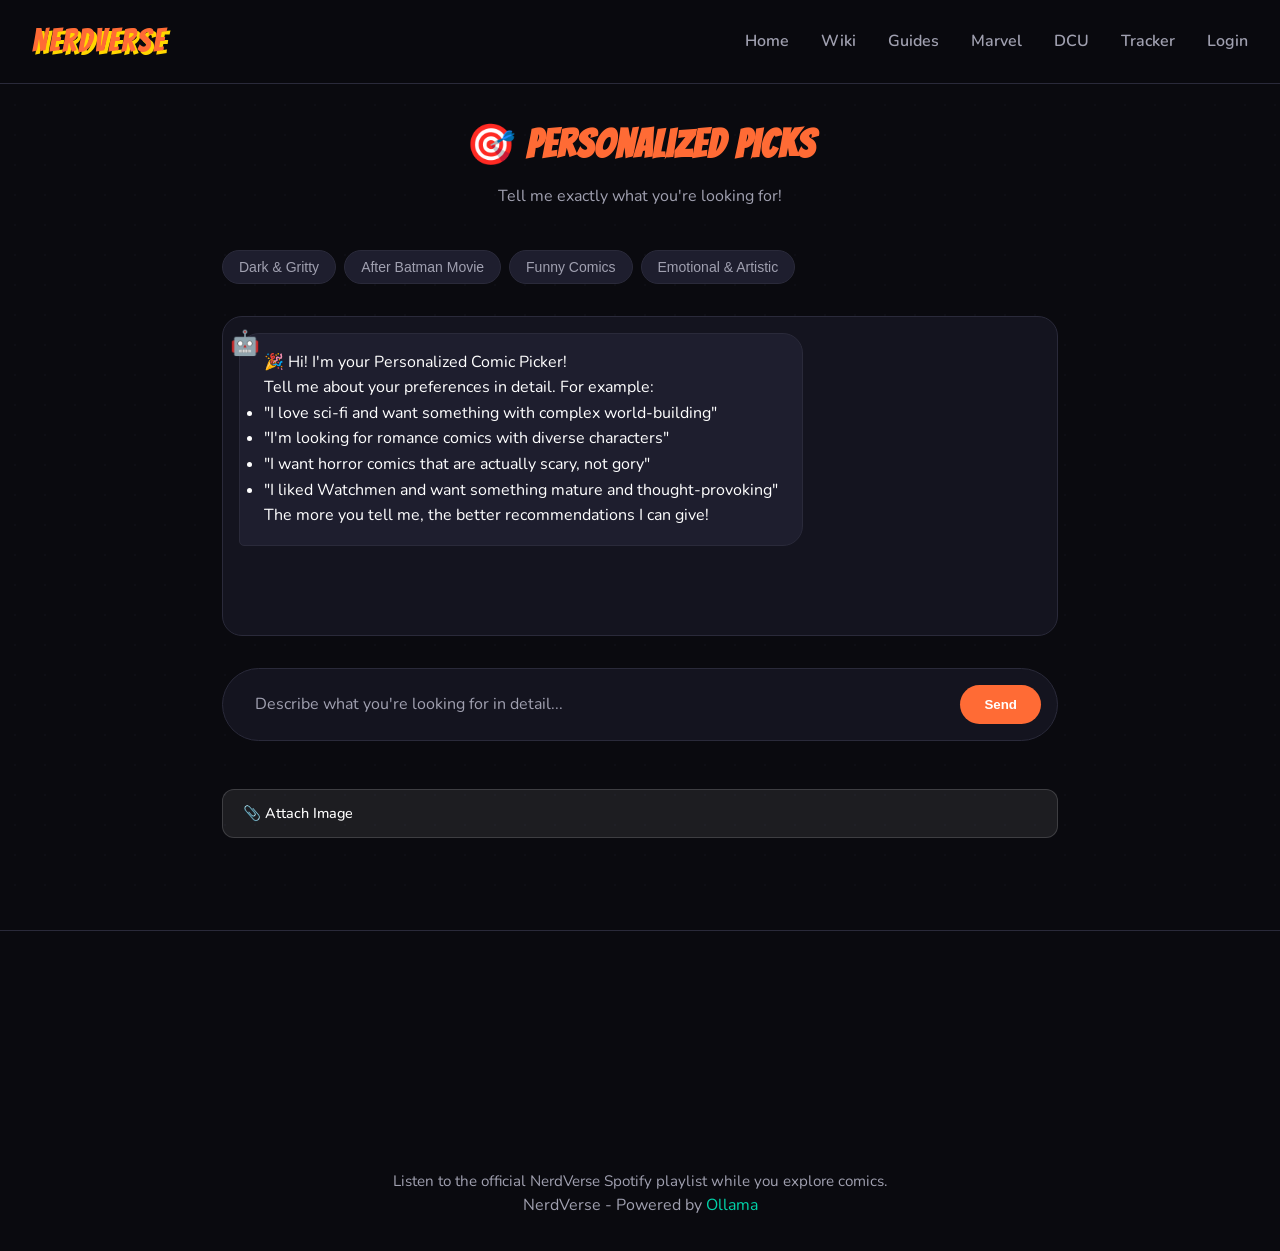
<file: personalized.html>
<!DOCTYPE html>
<!--
  personalized.html — Personalized Picks Chat
  ─────────────────────────────────────────────────────────────
  Free-text AI chat where users describe exactly what they want
  and get tailored recommendations. Unlike recommendations.html
  (dropdown filters), this page accepts natural-language input.
  Page identifier "personalized" in main.js gives it:
    • SYSTEM_PROMPTS['personalized'] — asks follow-up questions
      to understand preferences before recommending
    • All three context sources: Wikipedia/Fandom, DuckDuckGo,
      and Comic Vine injected into every prompt
  Users can also attach a cover image to ask about a specific comic.
-->
<html lang="en">
<head>
    <meta charset="UTF-8">
    <meta name="viewport" content="width=device-width, initial-scale=1.0">
    <title>Personalized Picks - NerdVerse</title>
    <link rel="preconnect" href="https://fonts.googleapis.com">
    <link rel="preconnect" href="https://fonts.gstatic.com" crossorigin>
    <link href="https://fonts.googleapis.com/css2?family=Bangers&family=Nunito:wght@400;600;700&family=JetBrains+Mono:wght@400;500&display=swap" rel="stylesheet">
    <link rel="stylesheet" href="css/styles.css">
</head>
<body>
    <!-- Navigation -->
    <nav>
        <div class="logo" onclick="navigateTo('index')">NerdVerse</div>
        <ul class="nav-links" id="nav-links">
            <li><a href="index.html" data-page="home">Home</a></li>
            <li><a href="wiki.html" data-page="wiki">Wiki</a></li>
            <li><a href="guides.html" data-page="guides">Guides</a></li>
            <li><a href="marvel.html" data-page="marvel">Marvel</a></li>
            <li><a href="dcu.html" data-page="dcu">DCU</a></li>
            <li><a href="tracking.html" data-page="tracking">Tracker</a></li>
            <li id="nav-auth-li"><a href="login.html" class="nav-login-link" data-page="login">Login</a></li>
        </ul>
        <div class="mobile-menu" onclick="toggleMobileMenu()">
            <span></span>
            <span></span>
            <span></span>
        </div>
    </nav>

    <!-- Main Content -->
    <main>
        <div class="chat-container">
            <div class="chat-header">
                <h2>🎯 Personalized Picks</h2>
                <p>Tell me exactly what you're looking for!</p>
            </div>
            
            <!-- Example Prompts -->
            <div class="quick-prompts">
                <button class="quick-prompt" onclick="setQuickPrompt('personalized', 'I love dark, gritty stories like The Boys. What should I read?')">Dark & Gritty</button>
                <button class="quick-prompt" onclick="setQuickPrompt('personalized', 'I just watched the Batman movie and want to get into comics. Where do I start?')">After Batman Movie</button>
                <button class="quick-prompt" onclick="setQuickPrompt('personalized', 'Looking for funny comics with humor like Deadpool')">Funny Comics</button>
                <button class="quick-prompt" onclick="setQuickPrompt('personalized', 'I want something with deep emotional stories and great artwork')">Emotional & Artistic</button>
            </div>
            
            <!-- Chat Messages -->
            <div class="chat-messages" id="personalized-messages">
                <div class="message ai">
                    <p>🎉 Hi! I'm your Personalized Comic Picker!</p>
                    <p>Tell me about your preferences in detail. For example:</p>
                    <ul>
                        <li>"I love sci-fi and want something with complex world-building"</li>
                        <li>"I'm looking for romance comics with diverse characters"</li>
                        <li>"I want horror comics that are actually scary, not gory"</li>
                        <li>"I liked Watchmen and want something mature and thought-provoking"</li>
                    </ul>
                    <p>The more you tell me, the better recommendations I can give!</p>
                </div>
            </div>
            
            <!-- Chat Input -->
            <div class="chat-input">
                <input type="text" id="personalized-input" placeholder="Describe what you're looking for in detail...">
                <button id="personalized-send">Send</button>
            </div>
            <div class="chat-upload-row">
                <label for="personalized-image-upload">
                    📎 Attach Image
                    <input id="personalized-image-upload" type="file" accept="image/*">
                </label>
                <div id="personalized-image-preview" class="image-preview"></div>
            </div>
        </div>
    </main>

    <!-- Footer -->
    <footer>
        <div class="spotify-footer-widget">
            <iframe loading="lazy" title="NerdVerse Spotify playlist" src="https://open.spotify.com/embed/playlist/2Dbk28yarLzTogeOGSNeaL?utm_source=generator" allow="autoplay; clipboard-write; encrypted-media; fullscreen; picture-in-picture"></iframe>
            <p class="spotify-footer-note">Listen to the official NerdVerse Spotify playlist while you explore comics.</p>
        </div>
        <p>NerdVerse - Powered by <a href="https://ollama.com" target="_blank">Ollama</a></p>
    </footer>

    <script src="js/main.js"></script>
</body>
</html>
</file>
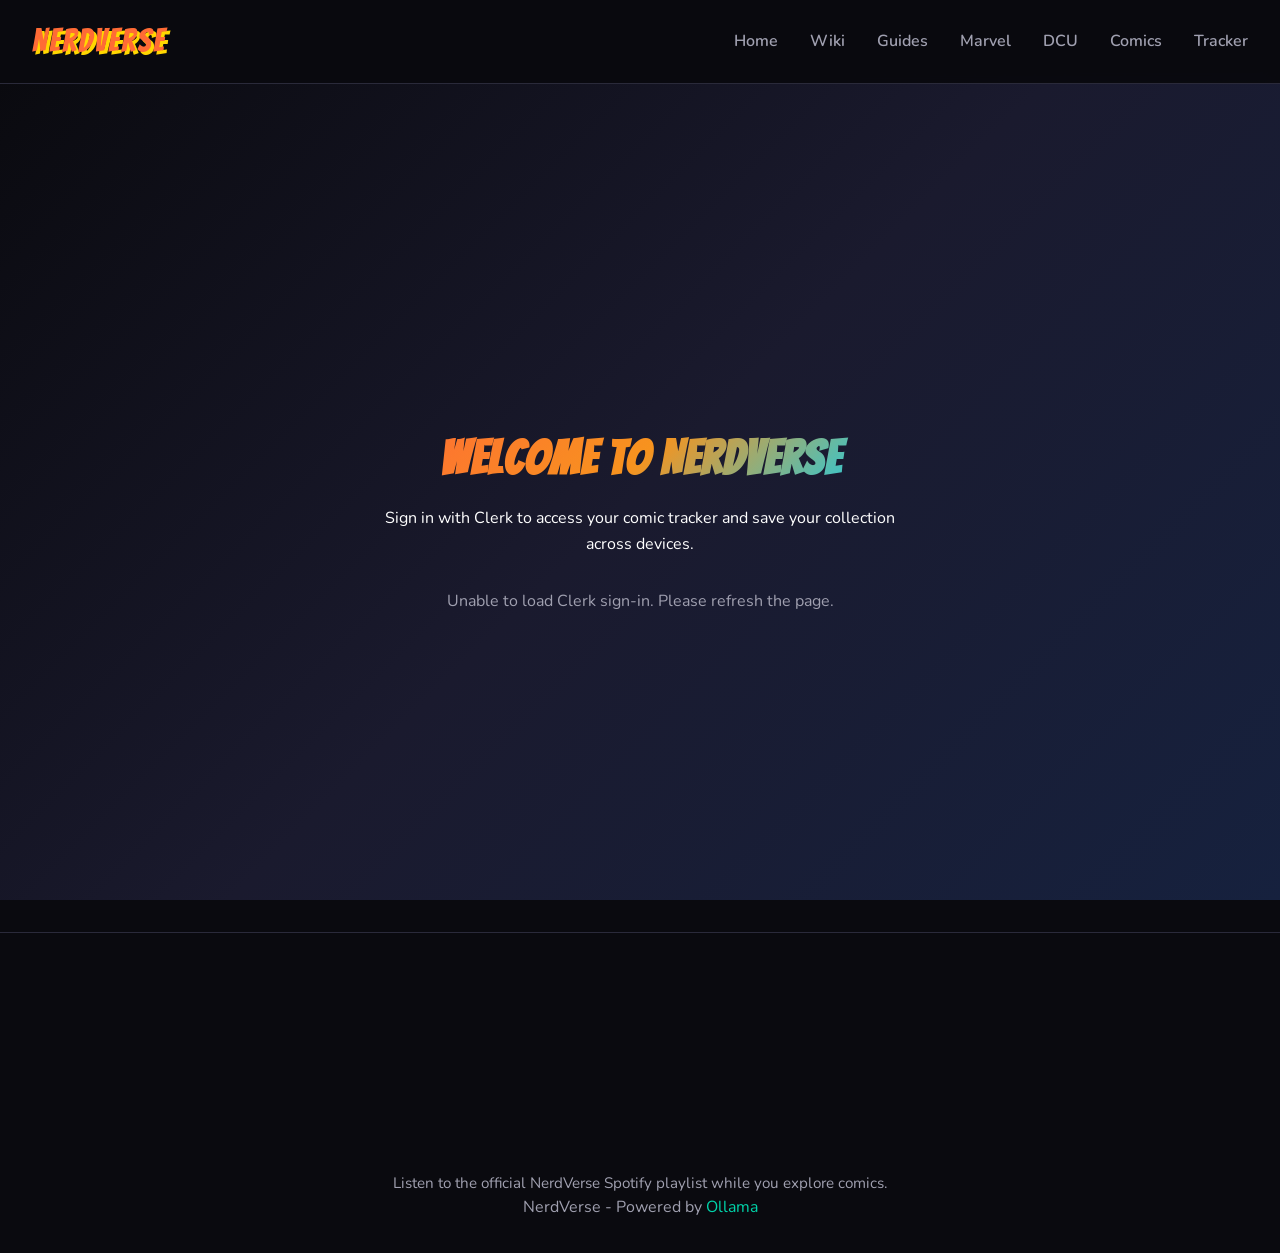
<file: tracking.html>
<!DOCTYPE html>
<!--
  tracking.html — My Comic Tracker
  ─────────────────────────────────────────────────────────────
  Requires Clerk login — main.js checks Clerk.user and redirects
  to login.html if no session is found.

  Two-panel layout:
    Left panel  — Comic Vine search input and cover image upload.
                  Uploading an image runs identifyComicFromImage()
                  which sends it to LLaVA (vision AI) and searches
                  Comic Vine with a progressive query strategy.
    Right panel — Search results with "Add to Tracker" buttons.

  Below both panels — Saved Comics section showing tracked cards.
  Each card shows cover, title, description, and either:
    • Page X of N input  (when Comic Vine returned a page_count)
    • ±10% buttons       (fallback when page count is unknown)
  Progress is saved to localStorage keyed by Clerk user ID.
-->
<html lang="en">
<head>
    <meta charset="UTF-8">
    <meta name="viewport" content="width=device-width, initial-scale=1.0">
    <title>Tracking | NerdVerse</title>
    <link rel="preconnect" href="https://fonts.googleapis.com">
    <link rel="preconnect" href="https://fonts.gstatic.com" crossorigin>
    <link href="https://fonts.googleapis.com/css2?family=Bangers&family=Nunito:wght@400;600;700&family=JetBrains+Mono:wght@400;500&display=swap" rel="stylesheet">
    <link rel="stylesheet" href="css/styles.css">
</head>
<body>
    <!-- Navigation — see index.html for full nav notes.
         Clerk script is loaded explicitly below (and in login.html) because
         tracking requires auth. Other pages inject it dynamically via
         injectClerkScript() in main.js when a session check is needed. -->
    <nav>
        <div class="logo" onclick="navigateTo('index')">NerdVerse</div>
        <ul class="nav-links" id="nav-links">
            <li><a href="index.html" data-page="home">Home</a></li>
            <li><a href="wiki.html" data-page="wiki">Wiki</a></li>
            <li><a href="guides.html" data-page="guides">Guides</a></li>
            <li><a href="marvel.html" data-page="marvel">Marvel</a></li>
            <li><a href="dcu.html" data-page="dcu">DCU</a></li>
            <li><a href="comics.html" data-page="comics">Comics</a></li>
            <li><a href="tracking.html" class="active" data-page="tracking">Tracker</a></li>
            <li id="nav-auth-li"><a href="login.html" class="nav-login-link" data-page="login">Login</a></li>
        </ul>
        <div class="mobile-menu" onclick="toggleMobileMenu()">
            <span></span>
            <span></span>
            <span></span>
        </div>
    </nav>

    <!-- Main — tracker-page sets the full-page gradient background and
         centres the content within a max-width container -->
    <main>
        <section class="tracker-page" id="tracking-page">
            <div class="tracker-hero">
                <div class="tracker-title">
                    <h1>📌 My Comic Tracker</h1>
                    <p>Track issues, progress, and run details with J.A.R.V.I.S.-style assistance. Upload a cover or search by issue to add comics to your collection.</p>
                    <button id="clerk-sign-out-btn" class="btn btn-secondary tracker-sign-out">Sign out</button>
                </div>
                <div class="tracker-grid">
                    <div class="tracker-panel">
                        <h2>Search Comic Vine</h2>
                        <p>Type the comic name, issue, or run, then choose a result to save.</p>
                        <div class="tracker-search-row">
                            <input id="tracker-search-input" type="text" placeholder="Search comics or issue titles...">
                            <button id="tracker-search-btn" class="btn btn-primary">Search</button>
                        </div>
                        <div class="tracker-upload-row">
                            <label for="tracker-image-upload">Upload cover image to identify comic:</label>
                            <input id="tracker-image-upload" type="file" accept="image/*">
                            <button id="tracker-add-btn" class="btn btn-primary">Identify Cover</button>
                            <div id="tracker-image-preview" class="image-preview"></div>
                        </div>
                    </div>

                    <div class="tracker-panel tracker-results-panel">
                        <h2>Search Results</h2>
                        <div id="tracker-search-results" class="tracker-search-results">
                            <p class="tracker-help-text">Search Comic Vine to see issue details and quick add buttons.</p>
                        </div>
                    </div>
                </div>

                <div class="tracker-summary-panel">
                    <div class="tracker-summary-header">
                        <h2>Saved Comics</h2>
                        <div id="tracker-summary" class="tracker-summary-text">You haven't tracked any comics yet.</div>
                    </div>
                    <div id="tracker-cards" class="tracker-cards"></div>
                </div>
            </div>
        </section>
    </main>

    <footer>
        <div class="spotify-footer-widget">
            <iframe loading="lazy" title="NerdVerse Spotify playlist" src="https://open.spotify.com/embed/playlist/2Dbk28yarLzTogeOGSNeaL?utm_source=generator" allow="autoplay; clipboard-write; encrypted-media; fullscreen; picture-in-picture"></iframe>
            <p class="spotify-footer-note">Listen to the official NerdVerse Spotify playlist while you explore comics.</p>
        </div>
        <p>NerdVerse - Powered by <a href="https://ollama.com" target="_blank">Ollama</a></p>
    </footer>

    <script
        defer
        crossorigin="anonymous"
        data-clerk-publishable-key="pk_test_d29ya2luZy1jb3diaXJkLTEzLmNsZXJrLmFjY291bnRzLmRldiQ"
        src="https://working-cowbird-13.clerk.accounts.dev/npm/@clerk/clerk-js@6/dist/clerk.browser.js"
        type="text/javascript"
    ></script>
    <script src="js/main.js"></script>
</body>
</html>
</file>
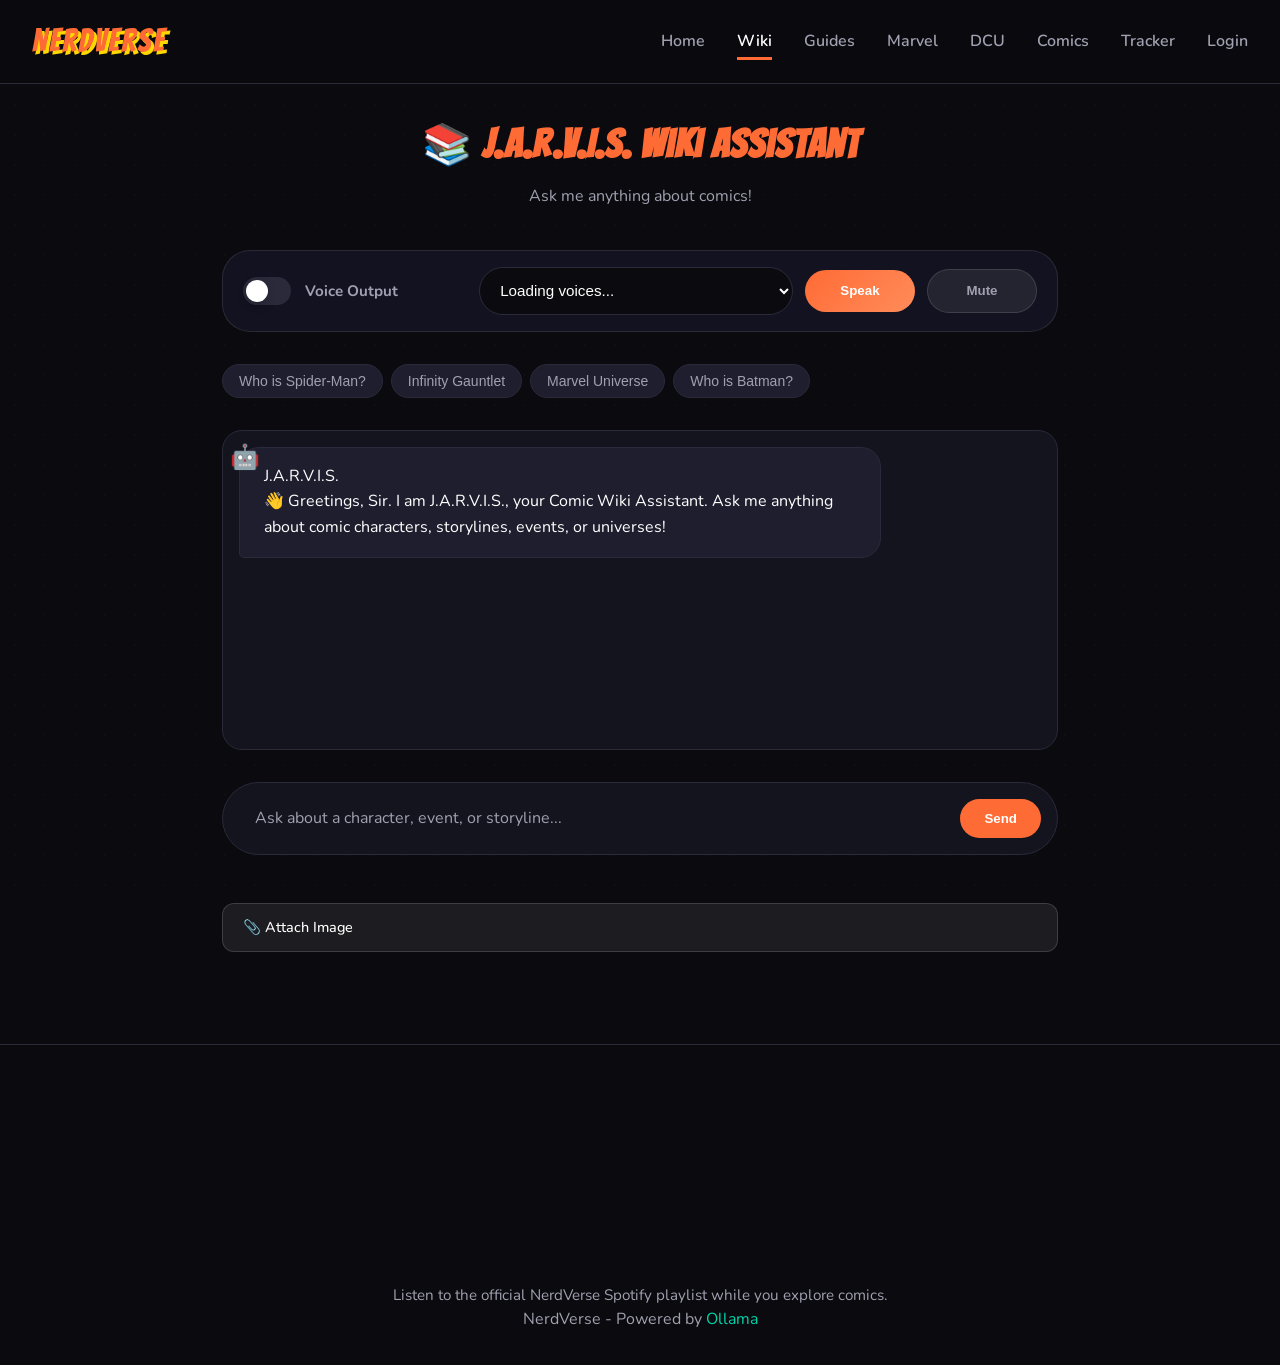
<file: wiki.html>
<!DOCTYPE html>
<!--
  wiki.html — J.A.R.V.I.S. Wiki Assistant
  ─────────────────────────────────────────────────────────────
  An AI chat page for general comic knowledge questions.
  The page identifier "wiki" is used by main.js to:
    • Look up SYSTEM_PROMPTS['wiki'] (the wiki-assistant personality)
    • Inject Wikipedia / Marvel Fandom / DC Fandom context into prompts
    • Inject live DuckDuckGo + Comic Vine context for up-to-date answers
  TTS (text-to-speech) controls let users hear AI responses read aloud.
-->
<html lang="en">
<head>
    <meta charset="UTF-8">
    <meta name="viewport" content="width=device-width, initial-scale=1.0">
    <title>Wiki - NerdVerse</title>
    <link rel="preconnect" href="https://fonts.googleapis.com">
    <link rel="preconnect" href="https://fonts.gstatic.com" crossorigin>
    <link href="https://fonts.googleapis.com/css2?family=Bangers&family=Nunito:wght@400;600;700&family=JetBrains+Mono:wght@400;500&display=swap" rel="stylesheet">
    <link rel="stylesheet" href="css/styles.css">
</head>
<body>
    <!-- Navigation — see index.html for full nav notes -->
    <nav>
        <div class="logo" onclick="navigateTo('index')">NerdVerse</div>
        <ul class="nav-links" id="nav-links">
            <li><a href="index.html" data-page="home">Home</a></li>
            <li><a href="wiki.html" class="active" data-page="wiki">Wiki</a></li>
            <li><a href="guides.html" data-page="guides">Guides</a></li>
            <li><a href="marvel.html" data-page="marvel">Marvel</a></li>
            <li><a href="dcu.html" data-page="dcu">DCU</a></li>
            <li><a href="comics.html" data-page="comics">Comics</a></li>
            <li><a href="tracking.html" data-page="tracking">Tracker</a></li>
            <li id="nav-auth-li"><a href="login.html" class="nav-login-link" data-page="login">Login</a></li>
        </ul>
        <div class="mobile-menu" onclick="toggleMobileMenu()">
            <span></span>
            <span></span>
            <span></span>
        </div>
    </nav>

    <!-- Main Content -->
    <main>
        <!-- chat-container is a flex column — header, TTS bar, quick prompts,
             scrollable messages, input bar, and image upload all stack vertically -->
        <div class="chat-container">
            <div class="chat-header">
                <h2>📚 J.A.R.V.I.S. Wiki Assistant</h2>
                <p>Ask me anything about comics!</p>
            </div>

            <!-- TTS Controls — toggle, voice dropdown, Speak/Mute buttons.
                 The toggle checkbox state is read by main.js to decide whether
                 to call window.speechSynthesis after each AI response. -->
            <div class="tts-controls">
                <label class="tts-toggle">
                    <input type="checkbox" id="wiki-tts-enabled">
                    <span class="toggle-switch"></span>
                    <span class="tts-label">Voice Output</span>
                </label>
                <select class="voice-select" id="wiki-voice-select">
                    <option value="">Loading voices...</option>
                </select>
                <button class="speaker-btn" id="wiki-speak-btn" title="Speak last response">Speak</button>
                <button class="speaker-btn mute-btn" id="wiki-mute-btn" title="Mute voice output">Mute</button>
            </div>
            
            <!-- Quick Prompts — preset question chips that call setQuickPrompt('wiki', '...')
                 which fills the input and immediately sends the message -->
            <div class="quick-prompts">
                <button class="quick-prompt" onclick="setQuickPrompt('wiki', 'Who is Spider-Man?')">Who is Spider-Man?</button>
                <button class="quick-prompt" onclick="setQuickPrompt('wiki', 'Tell me about the Infinity Gauntlet')">Infinity Gauntlet</button>
                <button class="quick-prompt" onclick="setQuickPrompt('wiki', 'What is the Marvel Universe?')">Marvel Universe</button>
                <button class="quick-prompt" onclick="setQuickPrompt('wiki', 'Who is Batman?')">Who is Batman?</button>
            </div>
            
            <!-- Chat Messages -->
            <div class="chat-messages" id="wiki-messages">
                <div class="message ai">
                    <div class="message-label">J.A.R.V.I.S.</div>
                    <p>👋 Greetings, Sir. I am J.A.R.V.I.S., your Comic Wiki Assistant. Ask me anything about comic characters, storylines, events, or universes!</p>
                </div>
            </div>
            
            <!-- Chat Input — pill-shaped row with text field + Send button.
                 main.js binds the Send button and Enter key to sendMessage('wiki') -->
            <div class="chat-input">
                <input type="text" id="wiki-input" placeholder="Ask about a character, event, or storyline...">
                <button id="wiki-send">Send</button>
            </div>
            <div class="chat-upload-row">
                <label for="wiki-image-upload">
                    📎 Attach Image
                    <input id="wiki-image-upload" type="file" accept="image/*">
                </label>
                <div id="wiki-image-preview" class="image-preview"></div>
            </div>
        </div>
    </main>

    <!-- Footer -->
    <footer>
        <div class="spotify-footer-widget">
            <iframe loading="lazy" title="NerdVerse Spotify playlist" src="https://open.spotify.com/embed/playlist/2Dbk28yarLzTogeOGSNeaL?utm_source=generator" allow="autoplay; clipboard-write; encrypted-media; fullscreen; picture-in-picture"></iframe>
            <p class="spotify-footer-note">Listen to the official NerdVerse Spotify playlist while you explore comics.</p>
        </div>
        <p>NerdVerse - Powered by <a href="https://ollama.com" target="_blank">Ollama</a></p>
    </footer>

    <script src="js/main.js"></script>
</body>
</html>
</file>
<file: css/styles.css>
/* =============================================================
   NerdVerse — Main Stylesheet
   Sections (in order):
     1.  CSS Variables (colour palette & design tokens)
     2.  Reset & base
     3.  Dot-pattern background
     4.  Typography
     5.  Navigation (fixed top bar, logo, links, auth, mobile menu)
     6.  Main content wrapper
     7.  Hero section (homepage full-viewport splash)
     8.  Floating hero images & keyframe animations
     9.  Buttons (.btn, .btn-primary, .btn-secondary, .btn-outline)
    10.  Image preview (chat & tracker file attachment display)
    11.  Tracker page layout (search panel, results panel, summary)
    12.  Tracker cards & progress bar
    13.  Assistant cards grid (homepage feature tiles)
    14.  Chat interface (messages, input bar, typing indicator)
    15.  TTS (text-to-speech) controls
    16.  Recommendations page (filter section, genre tags, results)
    17.  Marvel / comic card styles
    18.  Error message & footer
    19.  Page title & back-button helpers
    20.  Mobile responsive overrides (max-width: 768px / 960px)
   ============================================================= */

/* ─── 1. CSS Variables ───────────────────────────────────────
   These tokens are used everywhere — change a value here and
   it updates across the whole site automatically.
   --bg           deepest background (near-black navy)
   --surface      card/panel background (slightly lighter)
   --surface-elevated  raised card inside a panel
   --primary      orange accent — buttons, active links, titles
   --secondary    teal accent — AI messages, badges, shimmer
   --accent       gold — used in logo text-shadow and highlights
   --text-primary white
   --text-secondary muted grey for metadata and labels
   --border       subtle divider colour
   --error        red for error states
   ─────────────────────────────────────────────────────────── */
:root {
    --bg: #0a0a0f;
    --surface: #14141f;
    --surface-elevated: #1e1e2e;
    --primary: #ff6b35;
    --secondary: #00d4aa;
    --accent: #ffd700;
    --text-primary: #ffffff;
    --text-secondary: #a0a0b0;
    --border: #2a2a3a;
    --error: #ff4757;
}

/* ─── 2. Reset & base ────────────────────────────────────────
   Box-sizing border-box means padding and border are included
   in an element's width — avoids unexpected overflow.
   overflow-x: hidden on body prevents horizontal scrollbars
   caused by full-width animations sliding in from off-screen.
   ─────────────────────────────────────────────────────────── */
* {
    margin: 0;
    padding: 0;
    box-sizing: border-box;
}

body {
    font-family: 'Nunito', sans-serif;
    background-color: var(--bg);
    color: var(--text-primary);
    min-height: 100vh;
    overflow-x: hidden;
    line-height: 1.6;
}

/* ─── 3. Dot-pattern background ──────────────────────────────
   Uses a pseudo-element so the pattern sits behind all content
   (z-index: -1). pointer-events: none means it never blocks
   clicks. The radial-gradient creates a repeating dot grid.
   ─────────────────────────────────────────────────────────── */
body::before {
    content: '';
    position: fixed;
    top: 0;
    left: 0;
    width: 100%;
    height: 100%;
    background-image: radial-gradient(circle, var(--border) 1px, transparent 1px);
    background-size: 30px 30px;
    opacity: 0.15;
    pointer-events: none;
    z-index: -1;
}

/* ─── 4. Typography ──────────────────────────────────────────
   All headings use Bangers (the bold comic-book display font).
   Body text uses Nunito (readable, rounded sans-serif).
   Both fonts are loaded from Google Fonts in each HTML file.
   ─────────────────────────────────────────────────────────── */
h1, h2, h3, h4 {
    font-family: 'Bangers', cursive;
    letter-spacing: 1px;
}

h1 { font-size: 3.5rem; }
h2 { font-size: 2.5rem; }
h3 { font-size: 1.75rem; }
h4 { font-size: 1.25rem; }

a {
    color: var(--secondary);
    text-decoration: none;
    transition: color 0.3s ease;
}

a:hover {
    color: var(--primary);
}

/* ─── 5. Navigation ──────────────────────────────────────────
   The nav is position:fixed so it stays at the top during
   scroll. backdrop-filter:blur gives a frosted-glass effect
   over page content. z-index:1000 ensures it sits above
   everything including modals and floating images.

   Nav link underline animation: the ::after pseudo-element
   starts at width:0 and expands to 100% on hover/active —
   this creates the sliding orange underline effect.

   Auth area (last <li>): shows "Login" link by default;
   JS (loadClerkAndUpdateNav) swaps it for avatar + name
   + Sign Out when a Clerk session is detected.
   ─────────────────────────────────────────────────────────── */
nav {
    position: fixed;
    top: 0;
    left: 0;
    right: 0;
    background: rgba(10, 10, 15, 0.95);
    backdrop-filter: blur(10px);
    border-bottom: 1px solid var(--border);
    padding: 1rem 2rem;
    display: flex;
    justify-content: space-between;
    align-items: center;
    z-index: 1000;
}

.logo {
    font-family: 'Bangers', cursive;
    font-size: 2rem;
    color: var(--primary);
    text-shadow: 3px 3px 0 var(--accent);
    letter-spacing: 2px;
    cursor: pointer;
    transition: transform 0.3s ease;
}

.logo:hover {
    transform: scale(1.05) rotate(-2deg);
}

.nav-links {
    display: flex;
    gap: 2rem;
    list-style: none;
}

.nav-links a {
    color: var(--text-secondary);
    text-decoration: none;
    font-weight: 600;
    position: relative;
    padding: 0.5rem 0;
    transition: color 0.3s ease;
}

.nav-links a::after {
    content: '';
    position: absolute;
    bottom: 0;
    left: 0;
    width: 0;
    height: 3px;
    background: var(--primary);
    transition: width 0.3s ease;
}

.nav-links a:hover,
.nav-links a.active {
    color: var(--text-primary);
}

.nav-links a:hover::after,
.nav-links a.active::after {
    width: 100%;
}

.nav-login-link {
    color: var(--primary);
    font-weight: 700;
    text-decoration: none;
    padding: 0.5rem 0;
    position: relative;
    transition: color 0.3s ease;
    white-space: nowrap;
}

.nav-login-link::after {
    content: '';
    position: absolute;
    bottom: 0;
    left: 0;
    width: 0;
    height: 3px;
    background: var(--primary);
    transition: width 0.3s ease;
}

.nav-login-link:hover {
    color: var(--primary);
}

.nav-login-link:hover::after {
    width: 100%;
}

.nav-signout-link {
    color: var(--text-secondary);
    font-size: 0.85rem;
}

.nav-avatar {
    width: 26px;
    height: 26px;
    border-radius: 50%;
    object-fit: cover;
    border: 2px solid var(--primary);
    vertical-align: middle;
}

.nav-username-link {
    color: var(--text-primary);
    font-weight: 700;
    text-decoration: none;
    white-space: nowrap;
    max-width: 100px;
    overflow: hidden;
    text-overflow: ellipsis;
    transition: color 0.3s ease;
}

.nav-username-link:hover {
    color: var(--primary);
}

.mobile-menu {
    display: none;
    flex-direction: column;
    gap: 5px;
    cursor: pointer;
    padding: 5px;
}

.mobile-menu span {
    width: 25px;
    height: 3px;
    background: var(--text-primary);
    transition: 0.3s;
}

/* ─── 6. Main content wrapper ────────────────────────────────
   padding-top: 80px offsets the fixed nav height so page
   content isn't hidden underneath it.
   ─────────────────────────────────────────────────────────── */
main {
    padding-top: 80px;
    min-height: calc(100vh - 80px);
}

/* ─── 7. Hero section ────────────────────────────────────────
   Full-viewport splash used on the homepage.
   ::before — pulsing orange radial glow in the centre.
   ::after  — three soft colour washes (teal bottom-left,
              gold top-right, orange centre) that slowly float.
   Both pseudo-elements use pointer-events:none so they never
   intercept clicks on the buttons below.
   ─────────────────────────────────────────────────────────── */
.hero {
    min-height: calc(100vh - 80px);
    display: flex;
    flex-direction: column;
    justify-content: center;
    align-items: center;
    text-align: center;
    padding: 2rem;
    position: relative;
    overflow: hidden;
}

.hero::before {
    content: '';
    position: absolute;
    top: 50%;
    left: 50%;
    transform: translate(-50%, -50%);
    width: 600px;
    height: 600px;
    background: radial-gradient(circle, rgba(255, 107, 53, 0.15) 0%, transparent 70%);
    animation: pulse 4s ease-in-out infinite;
}

.hero::after {
    content: '';
    position: absolute;
    top: 0;
    left: 0;
    right: 0;
    bottom: 0;
    background: 
        radial-gradient(circle at 20% 80%, rgba(0, 212, 170, 0.1) 0%, transparent 50%),
        radial-gradient(circle at 80% 20%, rgba(255, 215, 0, 0.1) 0%, transparent 50%),
        radial-gradient(circle at 40% 40%, rgba(255, 107, 53, 0.1) 0%, transparent 50%);
    animation: float 6s ease-in-out infinite;
}

/* ─── 8. Floating hero images & keyframe animations ─────────
   Five character images are absolutely positioned around the
   hero and each has its own floatAroundN keyframe so they
   drift independently — avoids them looking synchronised.
   will-change: transform is a performance hint so the browser
   can promote them to their own compositor layer.
   ─────────────────────────────────────────────────────────── */
.floating-images {
    position: absolute;
    top: 0;
    left: 0;
    width: 100%;
    height: 100%;
    pointer-events: none;
    z-index: 1;
}

.floating-img {
    position: absolute;
    width: 180px;
    height: auto;
    opacity: 0.85;
    filter: drop-shadow(0 0 20px rgba(255, 107, 53, 0.5));
    will-change: transform;
    animation-fill-mode: both;
}

.floating-img-1 {
    top: 5%;
    left: 8%;
    animation: floatAround1 6s ease-in-out infinite;
}

.floating-img-2 {
    top: 3%;
    right: 10%;
    animation: floatAround2 7s ease-in-out infinite;
}

.floating-img-3 {
    top: 8%;
    left: 25%;
    animation: floatAround3 8s ease-in-out infinite;
}

.floating-img-4 {
    top: 6%;
    right: 25%;
    animation: floatAround4 6s ease-in-out infinite;
}

.floating-img-5 {
    top: 2%;
    left: 50%;
    transform: translateX(-50%);
    animation: floatAround5 9s ease-in-out infinite;
}

@keyframes floatAround1 {
    0%, 100% { transform: translate(0, 0); }
    50% { transform: translate(15px, 20px); }
}

@keyframes floatAround2 {
    0%, 100% { transform: translate(0, 0); }
    50% { transform: translate(-18px, 15px); }
}

@keyframes floatAround3 {
    0%, 100% { transform: translate(0, 0); }
    50% { transform: translate(12px, -18px); }
}

@keyframes floatAround4 {
    0%, 100% { transform: translate(0, 0); }
    50% { transform: translate(-12px, -20px); }
}

@keyframes floatAround5 {
    0%, 100% { transform: translateX(-50%) translate(0, 0); }
    50% { transform: translateX(-50%) translate(20px, 12px); }
}

@keyframes floatAround3 {
    0%, 100% { transform: translate(0, 0) rotate(3deg); }
    25% { transform: translate(10px, 15px) rotate(-5deg); }
    50% { transform: translate(-15px, 20px) rotate(5deg); }
    75% { transform: translate(5px, 10px) rotate(-2deg); }
}

@keyframes floatAround4 {
    0%, 100% { transform: translate(0, 0) rotate(-3deg); }
    25% { transform: translate(-15px, 10px) rotate(5deg); }
    50% { transform: translate(20px, 15px) rotate(-5deg); }
    75% { transform: translate(-5px, 20px) rotate(3deg); }
}

@keyframes float {
    0%, 100% { transform: translateY(0px) rotate(0deg); }
    33% { transform: translateY(-10px) rotate(1deg); }
    66% { transform: translateY(5px) rotate(-1deg); }
}

.hero h1 {
    font-family: 'Bangers', cursive;
    font-size: 5rem;
    color: var(--primary);
    text-shadow: 
        4px 4px 0 var(--accent), 
        8px 8px 0 rgba(0,0,0,0.3),
        0 0 20px rgba(255, 107, 53, 0.5);
    margin-bottom: 1rem;
    animation: slideIn 1s ease, glow 2s ease-in-out infinite alternate;
    position: relative;
    z-index: 2;
}

@keyframes glow {
    from { text-shadow: 4px 4px 0 var(--accent), 8px 8px 0 rgba(0,0,0,0.3), 0 0 20px rgba(255, 107, 53, 0.5); }
    to { text-shadow: 4px 4px 0 var(--accent), 8px 8px 0 rgba(0,0,0,0.3), 0 0 30px rgba(255, 107, 53, 0.8); }
}

@keyframes slideIn {
    from {
        transform: translateX(-100px);
        opacity: 0;
    }
    to {
        transform: translateX(0);
        opacity: 1;
    }
}

.hero .tagline {
    font-size: 1.5rem;
    color: var(--text-secondary);
    margin-bottom: 3rem;
    max-width: 600px;
    position: relative;
    z-index: 2;
    animation: fadeInUp 1.5s ease 0.5s both;
}

@keyframes fadeInUp {
    from {
        transform: translateY(30px);
        opacity: 0;
    }
    to {
        transform: translateY(0);
        opacity: 1;
    }
}

.hero .tagline span {
    color: var(--secondary);
    font-weight: 700;
    position: relative;
}

.hero .tagline span::after {
    content: '';
    position: absolute;
    bottom: -2px;
    left: 0;
    width: 0;
    height: 2px;
    background: var(--secondary);
    animation: underline 2s ease 1s both;
}

@keyframes underline {
    to { width: 100%; }
}

.hero-buttons {
    display: flex;
    gap: 1.5rem;
    flex-wrap: wrap;
    justify-content: center;
    position: relative;
    z-index: 2;
    animation: fadeInUp 1.5s ease 1s both;
}

.hero-stats {
    display: flex;
    gap: 2rem;
    justify-content: center;
    margin-top: 3rem;
    position: relative;
    z-index: 2;
    animation: fadeInUp 1.5s ease 1.5s both;
}

.stat {
    text-align: center;
    padding: 1rem;
    background: rgba(255, 255, 255, 0.05);
    border-radius: 12px;
    border: 1px solid rgba(255, 255, 255, 0.1);
    backdrop-filter: blur(10px);
}

.stat-number {
    font-size: 2rem;
    display: block;
    margin-bottom: 0.5rem;
}

.stat-label {
    font-size: 0.9rem;
    color: var(--text-secondary);
    font-weight: 600;
}

/* Responsive Design */
@media (max-width: 768px) {
    .hero h1 {
        font-size: 3rem;
    }
    
    .hero .tagline {
        font-size: 1.2rem;
    }
    
    .hero-buttons {
        flex-direction: column;
        align-items: center;
    }
    
    .hero-stats {
        flex-direction: column;
        gap: 1rem;
        margin-top: 2rem;
    }
    
    .assistant-grid {
        grid-template-columns: 1fr;
        gap: 1.5rem;
    }
    
    .floating-img {
        width: 90px;
    }
}

/* ─── 9. Buttons ─────────────────────────────────────────────
   .btn          base — pill shape, flex row, consistent sizing
   .btn-primary  orange gradient — main CTAs
   .btn-secondary  teal gradient — secondary actions
   .btn-outline  transparent with border — tertiary/ghost
   .btn:disabled  fades to 50% opacity, disables pointer
   ─────────────────────────────────────────────────────────── */
.btn {
    padding: 1rem 2rem;
    border: none;
    border-radius: 50px;
    font-family: 'Nunito', sans-serif;
    font-weight: 700;
    font-size: 1rem;
    cursor: pointer;
    transition: all 0.3s ease;
    text-decoration: none;
    display: inline-flex;
    align-items: center;
    gap: 0.5rem;
}

.btn-primary {
    background: linear-gradient(135deg, var(--primary), #ff8c5a);
    color: white;
    box-shadow: 0 4px 15px rgba(255, 107, 53, 0.4);
}

.btn-primary:hover {
    transform: translateY(-3px);
    box-shadow: 0 8px 25px rgba(255, 107, 53, 0.6);
}

.btn-secondary {
    background: rgba(255, 255, 255, 0.08);
    color: var(--text-primary);
    border: 1px solid rgba(255, 255, 255, 0.15);
}

.btn-secondary:hover {
    background: rgba(255, 255, 255, 0.12);
}

/* ─── 10. Image preview (file attachment display) ────────────
   Shown below a file input after the user picks an image.
   .image-preview-card  — thumbnail + filename + status text
   .message-image       — when the image is echoed inside a chat message
   .image-caption       — small italic label under the thumbnail
   ─────────────────────────────────────────────────────────── */
.image-preview,
.tracker-search-results,
.tracker-cards,
.chat-upload-row {
    margin-top: 1rem;
}

.image-preview {
    display: grid;
    gap: 0.75rem;
}

.image-preview-card {
    display: flex;
    gap: 1rem;
    align-items: center;
    padding: 1rem;
    background: rgba(255, 255, 255, 0.05);
    border: 1px solid rgba(255, 255, 255, 0.1);
    border-radius: 16px;
    overflow: hidden;
}

.message-image {
    margin-bottom: 0.75rem;
    text-align: center;
    position: relative;
}

.message-image img {
    border: 2px solid rgba(255, 255, 255, 0.1);
    transition: border-color 0.3s ease, transform 0.2s ease;
    box-shadow: 0 4px 12px rgba(0, 0, 0, 0.2);
}

.message-image img:hover {
    border-color: var(--primary);
    transform: scale(1.02);
}

.image-caption {
    font-size: 0.85rem;
    color: var(--text-secondary);
    margin-top: 0.25rem;
    font-style: italic;
    display: flex;
    align-items: center;
    justify-content: center;
    gap: 0.25rem;
}

.message.user .image-caption {
    color: var(--secondary);
    font-weight: 500;
}

.image-preview-meta {
    display: flex;
    flex-direction: column;
    gap: 0.25rem;
    color: var(--text-secondary);
}

/* ─── 11. Tracker page layout ────────────────────────────────
   .tracker-page       full-page wrapper with gradient background
   .tracker-grid       two-column layout: search left, results right
   .tracker-panel      individual glassmorphism card panels
   .tracker-search-row input + button side-by-side row
   .tracker-upload-row file input area for cover image identification
   .tracker-results-panel  right panel that fills remaining height
   .tracker-summary-panel  bottom section listing all saved comics
   ─────────────────────────────────────────────────────────── */
.tracker-page {
    max-width: 1400px;
    margin: 0 auto;
    padding: 120px 2rem 4rem;
    background: linear-gradient(135deg, #0a0a0f 0%, #1a1a2e 50%, #16213e 100%);
    min-height: 100vh;
}

.login-page {
    display: flex;
    justify-content: center;
    align-items: center;
    min-height: calc(100vh - 80px);
    padding-top: 120px;
}

.login-page .tracker-hero {
    width: 100%;
    max-width: 520px;
}

.login-page .login-panel {
    margin: 2rem auto 0;
    max-width: 420px;
    width: 100%;
    text-align: center;
}

.login-page .tracker-title {
    text-align: center;
}

.tracker-title h1 {
    font-size: 3rem;
    margin-bottom: 0.5rem;
    background: linear-gradient(135deg, #ff6b35, #f7931e, #00d4ff);
    -webkit-background-clip: text;
    -webkit-text-fill-color: transparent;
    background-clip: text;
    text-align: center;
    animation: glow 2s ease-in-out infinite alternate;
}

@keyframes glow {
    from { text-shadow: 0 0 20px rgba(255, 107, 53, 0.5); }
    to { text-shadow: 0 0 30px rgba(0, 212, 255, 0.8); }
}

.tracker-grid {
    display: grid;
    grid-template-columns: 1.1fr 0.9fr;
    gap: 2rem;
    margin-top: 2rem;
}

.tracker-panel {
    background: rgba(255, 255, 255, 0.05);
    border: 1px solid rgba(255, 255, 255, 0.1);
    border-radius: 24px;
    padding: 2rem;
    box-shadow: 0 20px 70px rgba(0, 0, 0, 0.3);
    backdrop-filter: blur(10px);
    transition: transform 0.3s ease, box-shadow 0.3s ease;
}

.tracker-panel:hover {
    transform: translateY(-5px);
    box-shadow: 0 30px 100px rgba(0, 0, 0, 0.4);
}

.tracker-panel h2 {
    margin-bottom: 1.5rem;
    color: var(--text-primary);
    font-size: 1.5rem;
    text-align: center;
}

.tracker-search-row,
.tracker-add-manual {
    display: grid;
    grid-template-columns: 1fr auto;
    gap: 1rem;
    margin-top: 1.5rem;
}

.tracker-search-row input,
.tracker-add-manual input,
.tracker-upload-row input {
    width: 100%;
    padding: 1rem 1.25rem;
    border-radius: 14px;
    border: 1px solid rgba(255, 255, 255, 0.15);
    background: rgba(255, 255, 255, 0.08);
    color: var(--text-primary);
    font-size: 1rem;
    transition: border-color 0.3s ease, box-shadow 0.3s ease;
}

.tracker-search-row input:focus,
.tracker-add-manual input:focus,
.tracker-upload-row input:focus {
    border-color: #00d4ff;
    box-shadow: 0 0 20px rgba(0, 212, 255, 0.3);
    outline: none;
}

.tracker-search-row button,
.tracker-add-manual button {
    min-width: 140px;
    padding: 1rem 1.5rem;
    border-radius: 14px;
    border: none;
    background: linear-gradient(135deg, #ff6b35, #f7931e);
    color: white;
    font-weight: 600;
    cursor: pointer;
    transition: transform 0.2s ease, box-shadow 0.2s ease;
}

.tracker-search-row button:hover,
.tracker-add-manual button:hover {
    transform: translateY(-2px);
    box-shadow: 0 10px 30px rgba(255, 107, 53, 0.4);
}

.tracker-upload-row,
.chat-upload-row {
    margin-top: 1.5rem;
    display: grid;
    gap: 0.75rem;
}

.tracker-upload-row label,
.chat-upload-row label {
    color: var(--text-secondary);
    font-size: 0.95rem;
}

.chat-upload-row input[type="file"] {
    display: none;
}

.chat-upload-row label[for*="image-upload"] {
    display: inline-flex;
    align-items: center;
    gap: 0.5rem;
    padding: 0.75rem 1.25rem;
    background: rgba(255, 255, 255, 0.08);
    border: 1px solid rgba(255, 255, 255, 0.15);
    border-radius: 12px;
    color: var(--text-primary);
    cursor: pointer;
    font-size: 0.9rem;
    font-weight: 500;
    transition: all 0.2s ease;
    margin-top: 0.5rem;
}

.chat-upload-row label[for*="image-upload"]:hover {
    background: rgba(255, 255, 255, 0.12);
    border-color: rgba(255, 255, 255, 0.25);
    transform: translateY(-1px);
}

.chat-upload-row label[for*="image-upload"]:active {
    transform: translateY(0);
}

.tracker-results-panel {
    display: flex;
    flex-direction: column;
    min-height: 450px;
}

.tracker-search-results {
    flex: 1;
    display: grid;
    gap: 1.5rem;
}

.tracker-help-text {
    color: var(--text-secondary);
}

/* Banner shown after AI image analysis, confirms what LLaVA detected before results load */
.tracker-ai-banner {
    color: var(--text-secondary);
    font-size: 0.9rem;
    margin-bottom: 0.75rem;
    padding: 0.5rem 0.75rem;
    background: rgba(0, 212, 255, 0.08);
    border-left: 3px solid var(--primary);
    border-radius: 4px;
}
.tracker-ai-banner strong {
    color: var(--text-primary);
}

/* Inline page-number input inside tracker progress label */
.tracker-page-input {
    width: 55px;
    background: rgba(255, 255, 255, 0.08);
    border: 1px solid rgba(255, 255, 255, 0.15);
    border-radius: 6px;
    color: var(--text-primary);
    font-size: 0.9rem;
    padding: 0.15rem 0.35rem;
    text-align: center;
    margin: 0 0.35rem;
}
.tracker-page-input:focus {
    outline: none;
    border-color: var(--primary);
}

/* ─── 12. Tracker cards & progress bar ───────────────────────
   .tracker-card / .tracker-search-card
       Two-column grid: cover image (120px) | body text
       .ai-suggested variant gets a teal border glow when the
       card was identified by the AI cover scanner.

   .progress-track    pill-shaped grey track
   .progress-fill     gradient fill (teal → orange); width is
                      set inline as a percentage via JS
   .progress-fill::after  shimmer sweep animation overlay

   .tracker-page-input  inline number input for exact page entry
                        (shown instead of ±10% buttons when
                        Comic Vine returned a page_count)
   ─────────────────────────────────────────────────────────── */
.tracker-card,
.tracker-search-card {
    background: rgba(10, 10, 15, 0.95);
    border: 1px solid rgba(255, 255, 255, 0.1);
    border-radius: 20px;
    overflow: hidden;
    display: grid;
    grid-template-columns: 120px 1fr;
    gap: 1.5rem;
    padding: 1.5rem;
    transition: transform 0.3s ease, box-shadow 0.3s ease;
    position: relative;
}

.tracker-card:hover,
.tracker-search-card:hover {
    transform: translateY(-5px);
    box-shadow: 0 15px 40px rgba(0, 0, 0, 0.3);
}

.tracker-card.ai-suggested,
.tracker-search-card.ai-suggested {
    border-color: #00d4ff;
    box-shadow: 0 0 20px rgba(0, 212, 255, 0.3);
}

.tracker-card img,
.tracker-search-card img {
    width: 120px;
    height: 160px;
    object-fit: cover;
    border-radius: 16px;
    border: 2px solid rgba(255, 255, 255, 0.1);
    transition: border-color 0.3s ease;
}

.tracker-card.ai-suggested img,
.tracker-search-card.ai-suggested img {
    border-color: #00d4ff;
}

.tracker-card-body,
.tracker-search-body {
    display: flex;
    flex-direction: column;
    gap: 0.75rem;
}

.tracker-card-title,
.tracker-search-title {
    font-size: 1.2rem;
    font-weight: 700;
    color: var(--primary);
    line-height: 1.3;
}

.tracker-card-meta,
.tracker-search-meta {
    color: var(--text-secondary);
    font-size: 0.95rem;
    line-height: 1.4;
}

.tracker-card-progress {
    display: grid;
    gap: 0.75rem;
    margin-top: 1rem;
}

.progress-track {
    width: 100%;
    height: 14px;
    background: rgba(255,255,255,0.1);
    border-radius: 999px;
    overflow: hidden;
    position: relative;
}

.progress-fill {
    height: 100%;
    background: linear-gradient(135deg, var(--secondary), var(--primary));
    border-radius: inherit;
    transition: width 0.5s ease;
    position: relative;
}

.progress-fill::after {
    content: '';
    position: absolute;
    top: 0;
    left: 0;
    right: 0;
    bottom: 0;
    background: linear-gradient(90deg, transparent, rgba(255,255,255,0.3), transparent);
    animation: shimmer 2s infinite;
}

@keyframes shimmer {
    0% { transform: translateX(-100%); }
    100% { transform: translateX(100%); }
}

.progress-text {
    font-size: 0.9rem;
    color: var(--text-secondary);
    font-weight: 500;
}

.tracker-actions,
.tracker-card-actions {
    display: flex;
    gap: 0.75rem;
    flex-wrap: wrap;
    margin-top: 0.75rem;
}

.tracker-card-actions button {
    padding: 0.65rem 0.9rem;
    font-size: 0.85rem;
    border-radius: 12px;
    border: none;
    background: rgba(255, 255, 255, 0.08);
    color: var(--text-primary);
    cursor: pointer;
    transition: background 0.2s ease;
}

.tracker-card-actions button:hover {
    background: rgba(255, 255, 255, 0.15);
}

.tracker-summary-panel {
    margin-top: 2rem;
    padding: 1.5rem;
    background: rgba(10, 10, 15, 0.95);
    border: 1px solid rgba(255, 255, 255, 0.1);
    border-radius: 20px;
}

.tracker-summary-header {
    display: flex;
    justify-content: space-between;
    flex-wrap: wrap;
    gap: 1rem;
    align-items: center;
    margin-bottom: 1rem;
}

.tracker-summary-text {
    color: var(--text-secondary);
    font-size: 0.95rem;
}

.ai-badge {
    padding: 0.5rem 0.75rem;
    border-radius: 999px;
    font-size: 0.85rem;
    background: rgba(0, 212, 170, 0.15);
    color: var(--secondary);
    border: 1px solid rgba(0, 212, 170, 0.2);
    font-weight: 600;
}

@media (max-width: 960px) {
    .tracker-grid {
        grid-template-columns: 1fr;
    }

    .tracker-card,
    .tracker-search-card {
        grid-template-columns: 1fr;
    }
}

.btn-secondary {
    background: linear-gradient(135deg, var(--secondary), #00f5c4);
    color: var(--bg);
    box-shadow: 0 4px 15px rgba(0, 212, 170, 0.4);
}

.btn-secondary:hover {
    transform: translateY(-3px);
    box-shadow: 0 8px 25px rgba(0, 212, 170, 0.6);
}

.btn-outline {
    background: transparent;
    border: 2px solid var(--border);
    color: var(--text-primary);
}

.btn-outline:hover {
    border-color: var(--primary);
    color: var(--primary);
}

.btn:disabled {
    opacity: 0.5;
    cursor: not-allowed;
}

/* ─── 13. Assistant cards grid (homepage feature tiles) ──────
   Responsive auto-fill grid of feature cards on the homepage.
   Each card has a ::before shimmer sweep that plays on hover.
   The cubic-bezier on hover transform gives a slight overshoot
   "bounce" feel rather than a linear scale.
   ─────────────────────────────────────────────────────────── */
.assistant-grid {
    display: grid;
    grid-template-columns: repeat(auto-fit, minmax(350px, 1fr));
    gap: 2rem;
    max-width: 1200px;
    margin: 4rem auto;
    padding: 0 2rem;
}

.assistant-card {
    background: var(--surface);
    border: 1px solid var(--border);
    border-radius: 20px;
    padding: 2rem;
    text-align: center;
    transition: all 0.4s cubic-bezier(0.175, 0.885, 0.32, 1.275);
    cursor: pointer;
    position: relative;
    overflow: hidden;
    box-shadow: 0 4px 20px rgba(0, 0, 0, 0.1);
}

.assistant-card::before {
    content: '';
    position: absolute;
    top: 0;
    left: -100%;
    width: 100%;
    height: 100%;
    background: linear-gradient(90deg, transparent, rgba(255, 107, 53, 0.1), transparent);
    transition: left 0.5s ease;
}

.assistant-card:hover {
    transform: translateY(-10px) scale(1.02);
    border-color: var(--primary);
    box-shadow: 
        0 20px 40px rgba(0, 0, 0, 0.2),
        0 0 30px rgba(255, 107, 53, 0.2);
}

.assistant-card:hover::before {
    left: 100%;
}

.assistant-icon {
    font-size: 4rem;
    margin-bottom: 1rem;
    display: block;
    transition: transform 0.3s ease;
}

.assistant-icon img {
    width: 50px;
    height: 50px;
    object-fit: contain;
    border-radius: 12px;
    display: block;
    margin: 0 auto;
}

.assistant-card:hover .assistant-icon {
    transform: scale(1.1) rotate(5deg);
}

.assistant-card h3 {
    font-family: 'Bangers', cursive;
    font-size: 1.75rem;
    color: var(--primary);
    margin-bottom: 1rem;
    position: relative;
}

.assistant-card p {
    color: var(--text-secondary);
    margin-bottom: 1.5rem;
    line-height: 1.6;
    position: relative;
}

.assistant-card .btn {
    margin-top: auto;
    transition: all 0.3s ease;
}

.assistant-card:hover .btn {
    transform: translateY(-2px);
    box-shadow: 0 8px 25px rgba(255, 107, 53, 0.4);
}

/* ─── 14. Chat interface ─────────────────────────────────────
   .chat-container   column flex that fills the viewport height
   .chat-messages    scrollable message history area
   .message.user     orange pill aligned right
   .message.ai       dark card aligned left with 🤖 badge
   .typing-indicator three dots bouncing with staggered delays
                     shown while Ollama is generating a response
   .chat-input       pill-shaped input + send button row
   .quick-prompts    preset question chips above the input
   ─────────────────────────────────────────────────────────── */
.chat-container {
    max-width: 900px;
    margin: 0 auto;
    padding: 2rem;
    min-height: calc(100vh - 160px);
    height: auto;
    display: flex;
    flex-direction: column;
    gap: 1rem;
}

.chat-header {
    text-align: center;
    margin-bottom: 1.5rem;
}

.chat-header h2 {
    font-family: 'Bangers', cursive;
    font-size: 2.5rem;
    color: var(--primary);
    margin-bottom: 0.5rem;
}

.chat-header p {
    color: var(--text-secondary);
}

.chat-messages {
    flex: 1;
    min-height: 320px;
    overflow-y: auto;
    padding: 1rem;
    background: var(--surface);
    border-radius: 20px;
    border: 1px solid var(--border);
    margin-bottom: 1rem;
    display: flex;
    flex-direction: column;
    gap: 1rem;
}

.message {
    max-width: 80%;
    padding: 1rem 1.5rem;
    border-radius: 20px;
    position: relative;
    animation: messageIn 0.3s ease;
}

@keyframes messageIn {
    from {
        opacity: 0;
        transform: translateY(10px);
    }
    to {
        opacity: 1;
        transform: translateY(0);
    }
}

.message.user {
    align-self: flex-end;
    background: linear-gradient(135deg, var(--primary), #ff8c5a);
    color: white;
    border-bottom-right-radius: 5px;
}

.message.ai {
    align-self: flex-start;
    background: var(--surface-elevated);
    border: 1px solid var(--border);
    border-bottom-left-radius: 5px;
}

.message.ai::before {
    content: '🤖';
    position: absolute;
    top: -10px;
    left: -10px;
    font-size: 1.5rem;
}

.message p {
    line-height: 1.6;
    white-space: pre-wrap;
}

/* Typing Indicator */
.typing-indicator {
    display: flex;
    gap: 0.5rem;
    padding: 1rem;
}

.typing-indicator span {
    width: 10px;
    height: 10px;
    background: var(--secondary);
    border-radius: 50%;
    animation: bounce 1.4s infinite ease-in-out;
}

.typing-indicator span:nth-child(1) { animation-delay: 0s; }
.typing-indicator span:nth-child(2) { animation-delay: 0.2s; }
.typing-indicator span:nth-child(3) { animation-delay: 0.4s; }

@keyframes bounce {
    0%, 80%, 100% { transform: translateY(0); }
    40% { transform: translateY(-10px); }
}

/* Chat Input */
.chat-input {
    display: flex;
    gap: 1rem;
    padding: 1rem;
    background: var(--surface);
    border-radius: 50px;
    border: 1px solid var(--border);
}

.chat-input input {
    flex: 1;
    background: transparent;
    border: none;
    color: var(--text-primary);
    font-family: 'Nunito', sans-serif;
    font-size: 1rem;
    padding: 0.5rem 1rem;
    outline: none;
}

.chat-input input::placeholder {
    color: var(--text-secondary);
}

.chat-input button {
    padding: 0.75rem 1.5rem;
    border: none;
    border-radius: 50px;
    background: var(--primary);
    color: white;
    font-weight: 700;
    cursor: pointer;
    transition: all 0.3s ease;
}

.chat-input button:hover:not(:disabled) {
    background: #ff8c5a;
    transform: scale(1.05);
}

/* Quick Prompts */
.quick-prompts {
    display: flex;
    gap: 0.5rem;
    flex-wrap: wrap;
    margin-bottom: 1rem;
}

.quick-prompt {
    padding: 0.5rem 1rem;
    background: var(--surface-elevated);
    border: 1px solid var(--border);
    border-radius: 20px;
    color: var(--text-secondary);
    font-size: 0.875rem;
    cursor: pointer;
    transition: all 0.3s ease;
}

.quick-prompt:hover {
    border-color: var(--secondary);
    color: var(--secondary);
}

/* ─── 15. TTS (text-to-speech) controls ─────────────────────
   Shown on Jarvis chat pages above the message list.
   Four-column grid: [toggle switch] [voice dropdown] [speak] [mute]
   The toggle uses a hidden checkbox + styled label so the
   checkbox state drives the CSS (no JS needed for the visual).
   On mobile (<860px) it collapses to a single column.
   ─────────────────────────────────────────────────────────── */
.tts-controls {
    display: grid;
    grid-template-columns: minmax(220px, 1fr) minmax(240px, 1.4fr) auto auto;
    gap: 0.75rem;
    align-items: center;
    padding: 1rem 1.25rem;
    background: rgba(20, 20, 34, 0.95);
    border: 1px solid rgba(255, 255, 255, 0.1);
    border-radius: 28px;
    margin-bottom: 1rem;
}

.tts-toggle {
    display: flex;
    align-items: center;
    gap: 0.85rem;
    cursor: pointer;
    color: var(--text-primary);
    min-width: 220px;
}

.tts-toggle input {
    position: absolute;
    opacity: 0;
    width: 0;
    height: 0;
}

.toggle-switch {
    width: 48px;
    height: 28px;
    background: var(--border);
    border-radius: 999px;
    position: relative;
    transition: background 0.3s ease;
    flex-shrink: 0;
}

.toggle-switch::after {
    content: '';
    position: absolute;
    top: 3px;
    left: 3px;
    width: 22px;
    height: 22px;
    border-radius: 50%;
    background: white;
    transition: transform 0.3s ease;
    box-shadow: 0 3px 10px rgba(0, 0, 0, 0.22);
}

.tts-toggle input:checked + .toggle-switch {
    background: linear-gradient(135deg, var(--secondary), #7bffcf);
}

.tts-toggle input:checked + .toggle-switch::after {
    transform: translateX(20px);
}

.tts-label {
    color: var(--text-secondary);
    font-size: 0.95rem;
    font-weight: 700;
}

.voice-select {
    min-width: 240px;
    max-width: 100%;
    padding: 0.85rem 1rem;
    border-radius: 999px;
    border: 1px solid var(--border);
    background: var(--bg);
    color: var(--text-primary);
    font-size: 0.95rem;
    outline: none;
    transition: border-color 0.3s ease, transform 0.2s ease;
}

.voice-select:focus {
    border-color: var(--secondary);
    transform: translateY(-1px);
}

.speaker-btn,
.mute-btn {
    min-width: 110px;
    padding: 0.85rem 1.2rem;
    border: none;
    border-radius: 999px;
    font-weight: 700;
    cursor: pointer;
    transition: transform 0.2s ease, box-shadow 0.2s ease, background 0.3s ease;
}

.speaker-btn {
    background: linear-gradient(135deg, var(--primary), #ff8c5a);
    color: white;
}

.mute-btn {
    background: rgba(255, 255, 255, 0.08);
    color: var(--text-secondary);
    border: 1px solid rgba(255, 255, 255, 0.12);
}

.speaker-btn:hover,
.mute-btn:hover {
    transform: translateY(-1px);
    box-shadow: 0 12px 22px rgba(0, 0, 0, 0.22);
}

@media (max-width: 860px) {
    .tts-controls {
        grid-template-columns: 1fr;
    }

    .tts-toggle,
    .voice-select,
    .speaker-btn,
    .mute-btn {
        width: 100%;
    }
}

/* ─── 16. Recommendations page ───────────────────────────────
   .recommendations-container  centred content wrapper
   .filter-section  the panel with character/trope/genre inputs
   .genre-tags      row of clickable tag pills; .selected
                    highlights the active genres in teal
   .results-grid    auto-fill card grid for recommendation results
   ─────────────────────────────────────────────────────────── */
.recommendations-container {
    max-width: 1000px;
    margin: 0 auto;
    padding: 2rem;
}

.recommendations-header {
    text-align: center;
    margin-bottom: 3rem;
}

.recommendations-header h2 {
    font-family: 'Bangers', cursive;
    font-size: 3rem;
    color: var(--primary);
    margin-bottom: 0.5rem;
}

.filter-section {
    background: var(--surface);
    border: 1px solid var(--border);
    border-radius: 20px;
    padding: 2rem;
    margin-bottom: 2rem;
}

.filter-group {
    margin-bottom: 1.5rem;
}

.filter-group label {
    display: block;
    color: var(--text-secondary);
    margin-bottom: 0.5rem;
    font-weight: 600;
}

.filter-group select {
    width: 100%;
    padding: 1rem;
    background: var(--surface-elevated);
    border: 1px solid var(--border);
    border-radius: 10px;
    color: var(--text-primary);
    font-family: 'Nunito', sans-serif;
    font-size: 1rem;
    cursor: pointer;
    transition: border-color 0.3s ease;
}

.filter-group select:focus {
    outline: none;
    border-color: var(--primary);
}

.genre-tags {
    display: flex;
    gap: 0.75rem;
    flex-wrap: wrap;
}

.genre-tag {
    padding: 0.5rem 1rem;
    background: var(--surface-elevated);
    border: 1px solid var(--border);
    border-radius: 20px;
    cursor: pointer;
    transition: all 0.3s ease;
    font-size: 0.875rem;
}

.genre-tag:hover {
    border-color: var(--secondary);
}

.genre-tag.selected {
    background: var(--secondary);
    color: var(--bg);
    border-color: var(--secondary);
}

/* Results Grid */
.results-grid {
    display: grid;
    grid-template-columns: repeat(auto-fill, minmax(200px, 1fr));
    gap: 1.5rem;
    margin-top: 2rem;
}

.comic-card {
    background: var(--surface);
    border: 1px solid var(--border);
    border-radius: 15px;
    overflow: hidden;
    transition: all 0.3s ease;
    cursor: pointer;
}

.comic-card:hover {
    transform: translateY(-5px);
    box-shadow: 0 15px 30px rgba(255, 107, 53, 0.2);
    border-color: var(--primary);
}

.comic-cover {
    height: 200px;
    background: linear-gradient(135deg, var(--surface-elevated), var(--border));
    display: flex;
    align-items: center;
    justify-content: center;
    font-size: 4rem;
    overflow: hidden;
    position: relative;
}

.comic-cover img {
    width: 100%;
    height: 100%;
    object-fit: cover;
    transition: transform 0.3s ease;
}

.comic-cover:hover img {
    transform: scale(1.05);
}

.comic-icon {
    font-size: 4rem;
    color: var(--border);
}

.comic-info {
    padding: 1rem;
}

.comic-info h4 {
    font-family: 'Bangers', cursive;
    color: var(--primary);
    margin-bottom: 0.25rem;
}

.comic-info p {
    color: var(--text-secondary);
    font-size: 0.875rem;
}

/* ─── 17. Marvel / comic card styles ────────────────────────
   .marvel-card     richer card layout used on marvel.html and dcu.html
                    with taller cover image (280px), series label,
                    character tags, and optional .ai-reason block
   .ai-reason       left-border teal quote shown when Ollama
                    provided a personalised match explanation
   .ai-badge        small inline "AI Suggested" chip
   ─────────────────────────────────────────────────────────── */
.marvel-card .comic-cover {
    height: 280px;
    background: linear-gradient(135deg, var(--surface-elevated), var(--border));
    overflow: hidden;
}

.marvel-card .comic-cover img {
    width: 100%;
    height: 100%;
    object-fit: cover;
}

.marvel-card .comic-cover .no-image {
    font-size: 4rem;
    opacity: 0.5;
}

.marvel-card .comic-series {
    color: var(--secondary);
    font-size: 0.8rem;
    text-transform: uppercase;
    letter-spacing: 1px;
}

.marvel-card .comic-meta {
    display: flex;
    gap: 1rem;
    margin: 0.5rem 0;
    font-size: 0.85rem;
}

.marvel-card .price {
    color: var(--accent);
    font-weight: bold;
}

.marvel-card .pages {
    color: var(--text-secondary);
}

.marvel-card .comic-description {
    font-size: 0.8rem;
    color: var(--text-secondary);
    margin: 0.5rem 0;
    line-height: 1.4;
}

.marvel-card .comic-characters {
    display: flex;
    flex-wrap: wrap;
    gap: 0.25rem;
    margin-top: 0.5rem;
}

.marvel-card .character-tag {
    background: var(--surface-elevated);
    color: var(--secondary);
    padding: 0.2rem 0.5rem;
    border-radius: 20px;
    font-size: 0.7rem;
}

.marvel-card .ai-reason {
    background: rgba(0, 212, 170, 0.1);
    border-left: 3px solid var(--secondary);
    padding: 0.5rem;
    margin-top: 0.5rem;
    font-size: 0.8rem;
    color: var(--secondary);
    font-style: italic;
}

.ai-badge {
    display: inline-block;
    background: var(--secondary);
    color: var(--bg);
    padding: 0.25rem 0.75rem;
    border-radius: 20px;
    font-size: 0.75rem;
    font-weight: bold;
    margin-left: 1rem;
}

.ai-analysis {
    background: var(--surface);
    border: 1px solid var(--border);
    border-radius: 10px;
    padding: 1.5rem;
    margin-top: 2rem;
}

.ai-analysis h4 {
    color: var(--secondary);
    margin-bottom: 0.5rem;
}

.ai-analysis p {
    color: var(--text-secondary);
    line-height: 1.6;
}

/* ─── 18. Error message & footer ─────────────────────────────
   .error-message  semi-transparent orange box for API failures
   footer          simple centred credit line with top border
   ─────────────────────────────────────────────────────────── */
.error-message {
    background: rgba(255, 107, 53, 0.1);
    border: 1px solid var(--primary);
    border-radius: 10px;
    padding: 1rem;
    text-align: center;
    color: var(--primary);
    margin: 1rem 0;
}

/* Footer */
footer {
    text-align: center;
    padding: 2rem;
    color: var(--text-secondary);
    border-top: 1px solid var(--border);
    margin-top: 2rem;
}

.spotify-footer-widget {
    margin: 1.5rem auto 0;
    max-width: 720px;
    display: flex;
    flex-direction: column;
    gap: 0.75rem;
    align-items: center;
}

.spotify-footer-widget iframe {
    width: 100%;
    height: 170px !important;
    min-height: 170px !important;
    border: none;
    border-radius: 18px;
    overflow: hidden;
}

.spotify-footer-note {
    color: var(--text-secondary);
    font-size: 0.95rem;
}

@media (max-width: 840px) {
    .spotify-footer-widget iframe {
        height: 150px !important;
        min-height: 150px !important;
        border-radius: 16px;
    }
}

@media (max-width: 640px) {
    .spotify-footer-widget iframe {
        height: 110px;
        min-height: 110px;
        border-radius: 14px;
    }
}

/* ─── 19. Page title & back-button helpers ───────────────────
   .page-title  shared banner used at the top of wiki, guides,
               comics, marvel, dcu pages
   .back-btn    clickable "← Back" link used inside detail views
   ─────────────────────────────────────────────────────────── */
.page-title {
    text-align: center;
    padding: 3rem 2rem 2rem;
}

.page-title h1 {
    font-family: 'Bangers', cursive;
    font-size: 3rem;
    color: var(--primary);
    text-shadow: 3px 3px 0 var(--accent);
    margin-bottom: 0.5rem;
}

.page-title p {
    color: var(--text-secondary);
    font-size: 1.125rem;
}

/* Back Button */
.back-btn {
    display: inline-flex;
    align-items: center;
    gap: 0.5rem;
    color: var(--text-secondary);
    margin-bottom: 1rem;
    cursor: pointer;
    transition: color 0.3s ease;
}

.back-btn:hover {
    color: var(--primary);
}

/* ─── 20. Mobile responsive overrides ───────────────────────
   768px breakpoint:
     - nav-links collapse behind the hamburger (.mobile-menu)
     - hero text scales down
     - assistant-grid becomes single column
     - chat padding tightens
     - nav-username-link hidden (only avatar shown in mobile nav)

   960px breakpoint (tracker only):
     - tracker-grid becomes single column
     - tracker cards stack cover above body text
   ─────────────────────────────────────────────────────────── */
@media (max-width: 768px) {
    .nav-links {
        display: none;
        position: absolute;
        top: 100%;
        left: 0;
        right: 0;
        background: var(--surface);
        flex-direction: column;
        padding: 1rem;
        gap: 0;
    }

    .nav-links.active {
        display: flex;
    }

    .nav-links li {
        padding: 1rem;
        border-bottom: 1px solid var(--border);
    }

    .mobile-menu {
        display: flex;
    }

    .nav-username-link {
        display: none;
    }

    .hero h1 {
        font-size: 3rem;
    }

    .hero .tagline {
        font-size: 1.125rem;
    }

    .assistant-grid {
        grid-template-columns: 1fr;
    }
    
    .assistant-icon img {
        width: 40px;
        height: 40px;
    }

    .chat-container {
        padding: 1rem;
    }

    .message {
        max-width: 90%;
    }

    .page-title h1 {
        font-size: 2rem;
    }

    .recommendations-header h2 {
        font-size: 2rem;
    }
}
</file>
